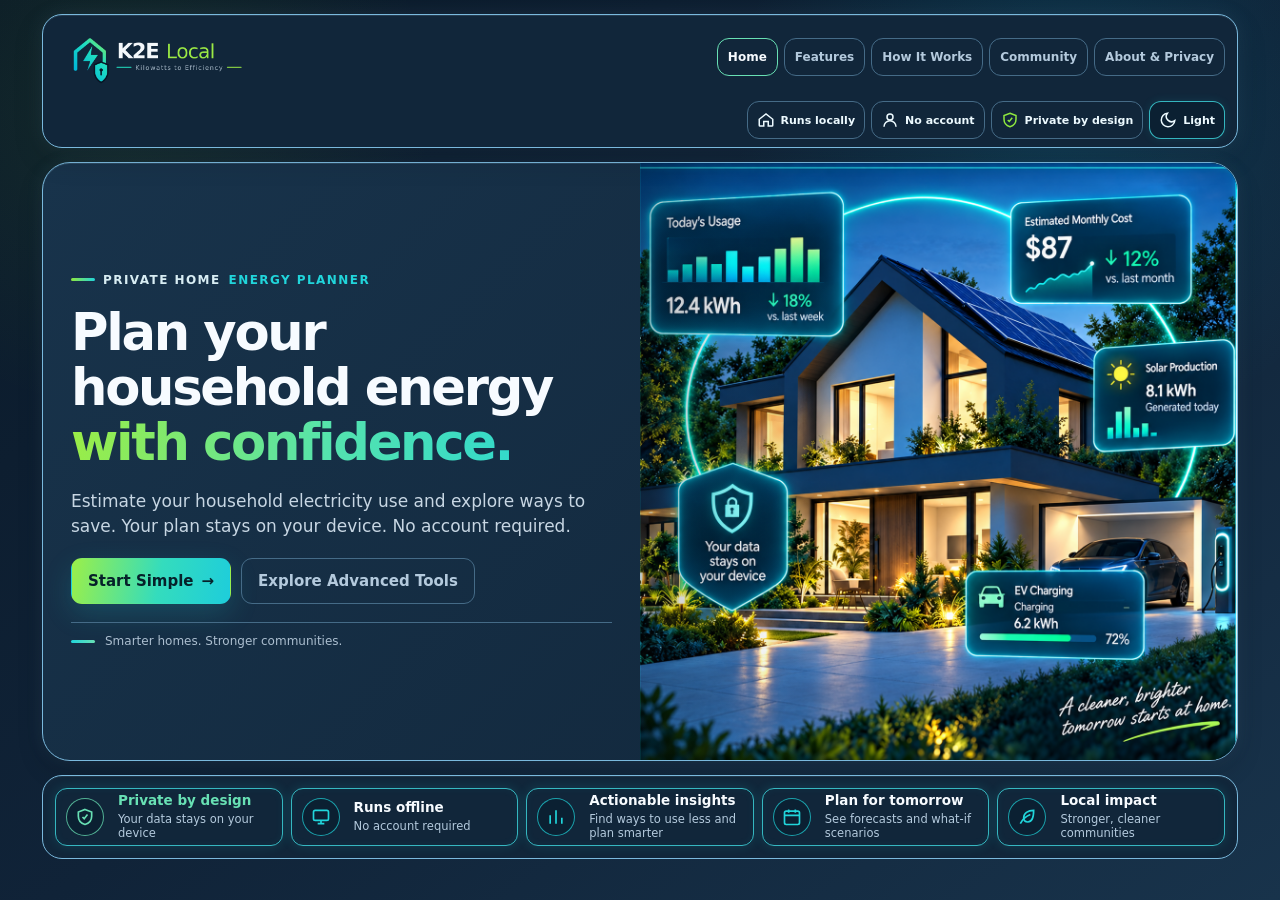
<file: index.html>
<!doctype html>
<html lang="en" data-theme="dark">
<head>
<meta charset="utf-8">
<meta name="viewport" content="width=device-width,initial-scale=1,viewport-fit=cover">
<meta name="theme-color" content="#081423">
<title>K2E Local — Kilowatts to Efficiency</title>
<meta name="description" content="Plan your household energy with confidence. K2E Local runs locally on your device, requires no account, and keeps your household data private.">
<meta name="robots" content="index, follow">
<link rel="canonical" href="https://k2e-local-eazzys-projects-452df3e0.vercel.app/">
<link rel="sitemap" type="application/xml" href="./sitemap.xml">
<meta property="og:title" content="K2E Local — Kilowatts to Efficiency">
<meta property="og:description" content="Plan your household energy with confidence. Private, local-first household energy planning.">
<meta property="og:type" content="website">
<meta property="og:locale" content="en_CA">
<meta property="og:url" content="https://k2e-local-eazzys-projects-452df3e0.vercel.app/">
<meta property="og:image" content="https://k2e-local-eazzys-projects-452df3e0.vercel.app/assets/k2e-local-social-preview.png">
<meta name="twitter:card" content="summary_large_image">
<meta name="twitter:image" content="https://k2e-local-eazzys-projects-452df3e0.vercel.app/assets/k2e-local-social-preview.png">
<link rel="manifest" href="./manifest.json">
<link rel="apple-touch-icon" sizes="180x180" href="./apple-touch-icon.png">
<meta name="apple-mobile-web-app-capable" content="yes">
<meta name="apple-mobile-web-app-title" content="K2E Local">
<meta name="k2e-local-build" content="v2.0.0-rc.45-consolidation">
<style>
:root{
  color-scheme:dark;
  --bg1:#07111f;
  --bg2:#0a1727;
  --bg3:#12233a;
  --panel:#0d1a2b;
  --panel-2:#12233a;
  --green:#68e0b4;
  --blue:#8bd3ff;
  --amber:#f6b84a;
  --cyan:#21d5db;
  --lime:#8ee83f;
  --text:#f7fbff;
  --muted:#aebfd0;
  --line:rgba(43,213,231,.50);
  --line-soft:rgba(43,213,231,.24);
  --glass:rgba(4,16,29,.72);
  --glass-strong:rgba(3,14,26,.88);
  --shadow:0 20px 60px rgba(0,0,0,.32);
  --glow:0 0 22px rgba(33,213,219,.12);
}
[data-theme="light"]{
  color-scheme:light;
  --bg1:#eef6fb;
  --bg2:#f7fbfd;
  --bg3:#e7f2f8;
  --panel:#ffffff;
  --panel-2:#edf6fa;
  --text:#102033;
  --muted:#607488;
  --line:rgba(14,137,155,.42);
  --line-soft:rgba(14,137,155,.20);
  --glass:rgba(255,255,255,.84);
  --glass-strong:rgba(255,255,255,.94);
  --shadow:0 18px 48px rgba(28,72,99,.15);
  --glow:0 0 18px rgba(14,137,155,.08);
}
*{box-sizing:border-box}
html{scroll-behavior:smooth}
body{margin:0;min-height:100vh;color:var(--text);font-family:Inter,ui-sans-serif,system-ui,-apple-system,BlinkMacSystemFont,"Segoe UI",sans-serif;background:radial-gradient(circle at 83% 13%,rgba(0,184,217,.14),transparent 25%),radial-gradient(circle at 10% 12%,rgba(126,226,43,.08),transparent 22%),linear-gradient(145deg,var(--bg1),var(--bg2) 52%,var(--bg3));transition:background .22s ease,color .22s ease}
a{color:inherit}.site{width:min(1360px,calc(100% - 32px));margin-inline:auto}.skip{position:fixed;left:14px;top:-80px;z-index:100;padding:10px 14px;border-radius:10px;background:#fff;color:#07121f;font-weight:850}.skip:focus{top:14px}
header{padding:18px 0 10px;position:relative;z-index:10}.header-inner{min-height:86px;display:flex;align-items:center;justify-content:space-between;gap:24px;padding:14px 20px;border:1.5px solid var(--line);border-radius:18px;background:var(--glass-strong);backdrop-filter:blur(14px);box-shadow:var(--glow),0 10px 30px rgba(0,0,0,.15)}
.brand{display:flex;align-items:center;min-width:250px}.brand img{width:280px;max-width:31vw;height:auto;display:block}.main-nav{display:flex;align-items:center;gap:26px;margin-left:auto}.main-nav a{position:relative;text-decoration:none;color:var(--muted);font-size:14px;font-weight:720}.main-nav a:hover,.main-nav a:focus-visible{color:var(--text)}.main-nav a.active{color:var(--text)}.main-nav a.active::after{content:"";position:absolute;left:0;right:0;bottom:-11px;height:2px;border-radius:999px;background:linear-gradient(90deg,var(--lime),var(--cyan))}
.header-actions{display:flex;align-items:center;gap:9px}.status-pill,.theme-btn{height:42px;display:inline-flex;align-items:center;gap:8px;padding:0 13px;border:1.2px solid rgba(33,213,219,.65);border-radius:999px;background:rgba(1,12,22,.45);color:#edfaff;font-size:12px;font-weight:780;white-space:nowrap}.status-pill svg,.theme-btn svg{width:18px;height:18px}.status-pill.private svg{color:var(--lime)}.theme-btn{cursor:pointer;font:inherit;font-size:12px;font-weight:800}.theme-btn:hover,.theme-btn:focus-visible{border-color:var(--lime);box-shadow:0 0 16px rgba(33,213,219,.12)}[data-theme="light"] .status-pill,[data-theme="light"] .theme-btn{background:rgba(255,255,255,.8);color:#163147}
main{padding:4px 0 24px}.hero-shell{display:grid;grid-template-columns:minmax(0,.86fr) minmax(540px,1.14fr);min-height:540px;overflow:hidden;border:1.5px solid var(--line);border-radius:20px;background:linear-gradient(112deg,var(--glass-strong) 0%,rgba(3,14,26,.84) 43%,rgba(3,14,26,.42) 68%,rgba(3,14,26,.12) 100%);box-shadow:var(--glow),var(--shadow);position:relative}
.hero-copy{position:relative;z-index:3;display:flex;flex-direction:column;justify-content:center;padding:40px 28px 40px 30px}.eyebrow{display:flex;align-items:center;gap:14px;margin-bottom:24px;color:#d8edf3;font-size:13px;font-weight:760;letter-spacing:.16em;text-transform:uppercase}.eyebrow::before{content:"";width:34px;height:3px;border-radius:99px;background:linear-gradient(90deg,var(--lime),var(--cyan))}.eyebrow span{color:var(--cyan)}h1{margin:0;max-width:650px;font-size:clamp(44px,4.7vw,68px);line-height:1.02;letter-spacing:-.055em;font-weight:900}h1 .accent{display:block;background:linear-gradient(100deg,#9bed45 0%,#54e3ae 48%,#21d5db 100%);-webkit-background-clip:text;background-clip:text;color:transparent}.lead{max-width:610px;margin:25px 0 0;color:#c7d6e3;font-size:18px;line-height:1.58}.cta-row{display:flex;gap:16px;flex-wrap:wrap;margin-top:34px}.cta{min-height:62px;display:inline-flex;align-items:center;justify-content:center;gap:14px;padding:0 28px;border-radius:15px;text-decoration:none;font-weight:900;font-size:18px;border:1.4px solid transparent;transition:transform .16s ease,box-shadow .16s ease}.cta:hover{transform:translateY(-2px)}.cta.primary{color:#06212a;background:linear-gradient(100deg,#9bef49,#34dcbd 55%,#1ecddb);box-shadow:0 10px 28px rgba(33,213,219,.17)}.cta.secondary{color:#eaf6ff;border-color:rgba(33,213,219,.72);background:rgba(6,20,35,.74)}.micro-line{display:flex;align-items:center;gap:16px;margin-top:32px;color:#acbfd0;font-size:14px}.micro-line::before{content:"";width:60px;height:3px;background:linear-gradient(90deg,var(--cyan),var(--green));border-radius:99px}
.hero-visual{position:relative;min-height:540px;overflow:hidden;background-color:#07111f;background-image:url('./assets/k2e-landing-locked.png?v=locked1');background-size:contain;background-position:center center;background-repeat:no-repeat;isolation:isolate}.hero-visual::before{content:"";position:absolute;inset:0;background:linear-gradient(90deg,rgba(3,14,26,.24),rgba(3,14,26,.06) 16%,transparent 34%);pointer-events:none;z-index:1}.hero-visual::after{content:"";position:absolute;inset:0;border-left:1px solid rgba(33,213,219,.10);pointer-events:none;z-index:2}
[data-theme="light"] .hero-shell{background:linear-gradient(112deg,rgba(255,255,255,.98) 0%,rgba(255,255,255,.92) 44%,rgba(236,248,251,.42) 70%,rgba(236,248,251,.12) 100%)}[data-theme="light"] .hero-copy{background:linear-gradient(90deg,rgba(255,255,255,.96),rgba(255,255,255,.84) 82%,transparent)}[data-theme="light"] .hero-visual{background-color:#eef6fb;background-image:url('./assets/k2e-landing-locked.png?v=locked1');background-size:contain;background-position:center center;filter:none}[data-theme="light"] .hero-visual::before{background:linear-gradient(90deg,rgba(255,255,255,.12),rgba(255,255,255,.03) 16%,transparent 34%)}[data-theme="light"] .eyebrow{color:#294b5e}[data-theme="light"] .lead{color:#4f6779}[data-theme="light"] .cta.secondary{color:#17364a;background:rgba(255,255,255,.82)}[data-theme="light"] .micro-line{color:#5a7284}
.feature-strip{display:grid;grid-template-columns:repeat(5,1fr);margin-top:14px;padding:25px 18px;border:1.5px solid var(--line);border-radius:20px;background:var(--glass-strong);backdrop-filter:blur(12px);box-shadow:var(--glow),0 10px 28px rgba(0,0,0,.12)}.feature{min-width:0;display:grid;grid-template-columns:58px 1fr;gap:13px;align-items:center;padding:0 18px;border-right:1px solid var(--line-soft)}.feature:last-child{border-right:0}.feature-icon{width:54px;height:54px;display:grid;place-items:center;border:1.3px solid rgba(33,213,219,.72);border-radius:50%;color:var(--cyan);background:rgba(4,26,37,.38)}.feature:first-child .feature-icon{color:var(--green);border-color:rgba(104,224,180,.76)}.feature svg{width:27px;height:27px}.feature h2{margin:0 0 6px;font-size:15px}.feature p{margin:0;color:var(--muted);font-size:13px;line-height:1.45}.feature:first-child h2{color:var(--green)}
footer{padding:4px 0 18px;text-align:center;color:var(--muted);font-size:12px}
@media(max-width:1180px){.main-nav{display:none}.hero-shell{grid-template-columns:1fr 1fr}.brand img{max-width:300px}.status-pill:nth-of-type(2){display:none}.feature-strip{grid-template-columns:repeat(2,1fr);gap:18px}.feature{border-right:0;padding:5px 12px}.feature:last-child{grid-column:1/-1;max-width:50%}}
@media(max-width:860px){.site{width:min(100% - 20px,1360px)}header{padding-top:10px}.header-inner{padding:11px 13px;gap:12px}.brand{min-width:0}.brand img{width:210px;max-width:48vw}.status-pill{display:none}.theme-btn{height:40px;padding:0 11px}.hero-shell{grid-template-columns:1fr;min-height:0}.hero-copy{padding:38px 24px 30px}.hero-visual{min-height:0;aspect-ratio:16/10;background-size:cover;background-position:center center}.hero-visual::before{background:linear-gradient(180deg,rgba(3,14,26,.20),transparent 20%)}[data-theme="light"] .hero-visual{background-size:cover;background-position:center center}[data-theme="light"] .hero-visual::before{background:linear-gradient(180deg,rgba(255,255,255,.18),transparent 24%)}h1{font-size:clamp(44px,11vw,68px)}.lead{font-size:16px}.cta{font-size:16px;min-height:56px}.feature-strip{grid-template-columns:1fr}.feature,.feature:last-child{max-width:none;grid-column:auto;border-bottom:1px solid var(--line-soft);padding:10px 8px 18px}.feature:last-child{border-bottom:0}}
@media(max-width:520px){.brand img{width:178px;max-width:58vw}.theme-label{display:none}.hero-copy{padding:30px 18px 24px}.eyebrow{font-size:11px;letter-spacing:.11em}.cta-row{display:grid}.cta{width:100%}.hero-visual{min-height:0;aspect-ratio:16/10;background-size:cover;background-position:center center}[data-theme="light"] .hero-visual{background-size:cover;background-position:center center}.feature-strip{padding:18px 14px}.feature{grid-template-columns:50px 1fr}.feature-icon{width:46px;height:46px}}

/* Approved stabilization: preserve the full mobile artwork instead of cover-cropping it. */
@media(max-width:860px){.hero-visual{min-height:500px!important;aspect-ratio:auto!important;background-size:contain!important;background-position:center center!important}.hero-visual::before{background:linear-gradient(180deg,rgba(3,14,26,.30),transparent 20%)!important}[data-theme="light"] .hero-visual{background-size:contain!important;background-position:center center!important;filter:none!important}}
@media(max-width:520px){.hero-visual{min-height:390px!important;background-size:contain!important;background-position:center center!important}[data-theme="light"] .hero-visual{background-size:contain!important;background-position:center center!important}}

/* Compact homepage highlights. */
.feature-strip{padding:14px 12px;gap:0}.feature{grid-template-columns:42px minmax(0,1fr);gap:10px;padding:4px 12px}.feature-icon{width:38px;height:38px}.feature svg{width:20px;height:20px}.feature h2{margin:0 0 3px;font-size:13.5px;line-height:1.15}.feature p{font-size:11.5px;line-height:1.3}
@media(max-width:1180px){.feature-strip{grid-template-columns:repeat(5,minmax(0,1fr));gap:0;padding:12px 10px}.feature{border-right:1px solid var(--line-soft);border-bottom:0;padding:4px 9px}.feature:last-child{grid-column:auto;max-width:none;border-right:0}}
@media(max-width:860px){.feature-strip{grid-template-columns:repeat(2,minmax(0,1fr));gap:8px;padding:10px}.feature,.feature:last-child{max-width:none;grid-column:auto;grid-template-columns:34px minmax(0,1fr);gap:8px;padding:9px 8px;border:1px solid var(--line-soft);border-radius:12px}.feature:last-child{grid-column:1/-1}.feature-icon{width:32px;height:32px}.feature svg{width:17px;height:17px}.feature h2{margin-bottom:2px;font-size:12px;line-height:1.1}.feature p{font-size:10px;line-height:1.22}}
@media(max-width:390px){.feature-strip{gap:6px;padding:8px}.feature,.feature:last-child{grid-template-columns:30px minmax(0,1fr);gap:6px;padding:8px 7px}.feature-icon{width:28px;height:28px}.feature svg{width:15px;height:15px}.feature h2{font-size:11.25px}.feature p{font-size:9.5px}}

/* Mobile landing artwork fit: use the full-quality approved image and match its native aspect ratio. */
@media(max-width:520px){
  .hero-visual{
    min-height:0!important;
    aspect-ratio:728/710!important;
    background-image:url('./assets/k2e-landing-locked.png?v=locked1')!important;
    background-size:cover!important;
    background-position:center center!important;
  }
  [data-theme="light"] .hero-visual{
    min-height:0!important;
    aspect-ratio:728/710!important;
    background-image:url('./assets/k2e-landing-locked.png?v=locked1')!important;
    background-size:cover!important;
    background-position:center center!important;
    filter:none!important;
  }
}

/* Legacy flattened desktop preview retained in markup only; the live page stays crisp at every display density. */
.desktop-exact-home{display:none}
@media(min-width:1181px){.desktop-exact-home{display:none!important}.hero-visual,[data-theme="light"] .hero-visual{background-image:url('./assets/k2e-landing-locked.png?v=locked1');background-size:contain;background-position:center center;filter:none}}
@media(max-width:1180px){.desktop-exact-home{display:none!important}}
@media(prefers-reduced-motion:reduce){*{scroll-behavior:auto!important;transition:none!important}}
/* K2E landing light-mode polish — preserve structure and dark mode. */
[data-theme="light"]{--bg1:#edf5fa;--bg2:#fbfdff;--bg3:#eaf4f9;--panel:#ffffff;--panel-2:#f1f7fb;--text:#081a2b;--muted:#405a70;--line:rgba(15,120,168,.58);--line-soft:rgba(15,120,168,.28);--glass:rgba(255,255,255,.91);--glass-strong:rgba(255,255,255,.975);--shadow:0 20px 46px rgba(31,69,95,.14);--glow:0 0 0 1px rgba(22,143,199,.055),0 10px 28px rgba(22,143,199,.07)}
[data-theme="light"] body{background:radial-gradient(circle at 84% 12%,rgba(0,143,199,.10),transparent 27%),radial-gradient(circle at 11% 14%,rgba(76,166,26,.055),transparent 23%),linear-gradient(145deg,var(--bg1),var(--bg2) 52%,var(--bg3))}
[data-theme="light"] .header-inner{border-width:2px;border-color:#168fc7;background:rgba(255,255,255,.98);box-shadow:0 13px 30px rgba(30,70,96,.12),0 0 0 1px rgba(22,143,199,.045)}
[data-theme="light"] .brand img{filter:drop-shadow(0 1px 0 rgba(7,30,47,.34)) drop-shadow(0 3px 7px rgba(7,68,98,.14))}
[data-theme="light"] .main-nav{border-color:#82a9c0;background:#f8fbfd}
[data-theme="light"] .main-nav a{color:#274a61}
[data-theme="light"] .main-nav a.active,[data-theme="light"] .main-nav a:hover{color:#075f98}
[data-theme="light"] .status-pill,[data-theme="light"] .theme-btn{border-width:1.6px;border-color:#5c98b9;background:#fbfdff;color:#153b54;box-shadow:0 4px 12px rgba(28,72,99,.06)}
[data-theme="light"] .status-pill.private{color:#176d42}
[data-theme="light"] .theme-btn{border-color:#168fc7;color:#073e65;box-shadow:0 0 0 1px rgba(22,143,199,.05),0 6px 15px rgba(22,143,199,.09)}
[data-theme="light"] .hero-shell{border-width:2px;border-color:#168fc7;box-shadow:0 18px 42px rgba(31,69,95,.14),0 0 0 1px rgba(22,143,199,.04)}
[data-theme="light"] .hero-copy{background:linear-gradient(90deg,rgba(255,255,255,.985),rgba(255,255,255,.90) 82%,transparent)}
[data-theme="light"] .eyebrow{color:#234d64;font-weight:850}
[data-theme="light"] .eyebrow span{color:#0876aa}
[data-theme="light"] h1{color:#071a2d}
[data-theme="light"] h1 .accent{background:linear-gradient(100deg,#388e13 0%,#0b9a73 48%,#0876aa 100%);-webkit-background-clip:text;background-clip:text;color:transparent}
[data-theme="light"] .lead{color:#3c586c}
[data-theme="light"] .cta.secondary{border-width:1.6px;border-color:#659bb8;color:#123d57;background:#fbfdff;box-shadow:0 5px 14px rgba(31,69,95,.06)}
[data-theme="light"] .micro-line{color:#466377;font-weight:700}
[data-theme="light"] .feature-strip{border-width:1.75px;border-color:#6599b7;background:rgba(255,255,255,.97);box-shadow:0 13px 28px rgba(31,69,95,.10)}
[data-theme="light"] .feature{border-color:rgba(15,120,168,.25)}
[data-theme="light"] .feature-icon{border-width:1.6px;border-color:#4b96bc;background:#f5fbfe;color:#0876aa;box-shadow:0 5px 13px rgba(31,69,95,.06)}
[data-theme="light"] .feature:first-child .feature-icon{color:#0b8b6d;border-color:#47a88c}
[data-theme="light"] .feature h2{color:#0b2740}
[data-theme="light"] .feature p{color:#466176}
[data-theme="light"] footer{margin-top:8px;padding-top:15px;border-top:1.5px solid rgba(15,120,168,.34);color:#3d5a70;font-weight:650}

/* Feature-card visibility polish */
.feature-strip{gap:8px}
.feature,.feature:last-child{border:1.5px solid rgba(65,224,231,.78);border-radius:12px;box-shadow:0 0 12px rgba(33,213,219,.15),inset 0 0 8px rgba(33,213,219,.05)}
[data-theme="light"] .feature,[data-theme="light"] .feature:last-child{border-color:rgba(0,120,130,.72);box-shadow:0 0 10px rgba(0,120,130,.09)}
footer[hidden]{display:none}

/* Match the community message to the illuminated feature cards. */
.micro-line{box-sizing:border-box;width:100%;padding:16px 18px;border:1.5px solid rgba(65,224,231,.78);border-radius:12px;background:rgba(4,26,37,.38);box-shadow:0 0 12px rgba(33,213,219,.15),inset 0 0 8px rgba(33,213,219,.05);line-height:1.45}
.micro-line::before{flex-shrink:0;width:36px}
[data-theme="light"] .micro-line{border-color:rgba(0,120,130,.72);background:rgba(255,255,255,.82);box-shadow:0 0 10px rgba(0,120,130,.09)}
@media(max-width:520px){.micro-line{padding:14px 12px;gap:10px}.micro-line::before{width:24px}}

/* Compact header cards */
header{padding:10px 0 8px}
.header-inner{min-height:0;padding:10px;gap:10px;flex-wrap:wrap}
.brand,.main-nav a,.status-pill,.theme-btn{box-sizing:border-box;border:1.5px solid rgba(65,224,231,.78);border-radius:12px;background:rgba(4,26,37,.38);box-shadow:0 0 10px rgba(33,213,219,.12)}
.brand{min-width:0;padding:8px 10px;flex-shrink:0}
.brand img{width:220px;max-width:100%}
.main-nav{display:flex;gap:6px;flex-wrap:wrap;margin-left:0}
.main-nav a{display:flex;align-items:center;justify-content:center;min-height:38px;padding:7px 10px;font-size:12px}
.main-nav a.active{border-color:var(--green)}
.main-nav a.active::after{display:none}
.header-actions{gap:6px;flex-wrap:wrap;margin-left:auto}
.status-pill,.theme-btn{display:inline-flex;height:38px;padding:0 9px;gap:6px;font-size:11px}
.status-pill:nth-of-type(2){display:inline-flex}
.brand:focus-visible,.main-nav a:focus-visible,.theme-btn:focus-visible{outline:2px solid var(--green);outline-offset:3px}
[data-theme="light"] .brand,[data-theme="light"] .main-nav a,[data-theme="light"] .status-pill,[data-theme="light"] .theme-btn{border-color:rgba(0,120,130,.72);background:rgba(255,255,255,.82);box-shadow:0 0 8px rgba(0,120,130,.09)}
@media(max-width:1180px){.header-inner{gap:8px}.main-nav{order:3;width:100%}.main-nav a{flex:1}}
@media(max-width:860px){
 .header-inner{position:relative;padding:8px;gap:8px}
 .brand{padding:6px 8px;width:calc(100% - 52px)}
 .brand img{width:200px;max-width:100%}
 .header-actions{width:100%;margin-left:0;display:grid;grid-template-columns:repeat(3,minmax(0,1fr));gap:6px;padding-right:0}
 .status-pill,.status-pill:nth-of-type(2){display:inline-flex;justify-content:center;height:34px;padding:0 4px;font-size:10px;gap:4px}
 .status-pill svg{width:14px;height:14px;flex-shrink:0}
 .theme-btn{position:absolute;right:8px;top:8px;width:44px;height:44px;padding:0;justify-content:center}
 .theme-label{display:none}
 .main-nav{gap:5px;order:3}
 .main-nav a{min-height:34px;padding:5px 4px;font-size:10px}
}
@media(max-width:360px){.status-pill{font-size:9px}.status-pill svg{width:12px;height:12px}.main-nav a{font-size:9px}}

/* Frame every hero text block with the approved illuminated card style. */
.hero-copy{gap:12px;padding:24px}
.hero-copy .eyebrow,.hero-copy h1,.hero-copy .lead{box-sizing:border-box;width:100%;max-width:none;margin:0;padding:16px 18px;border:1.5px solid rgba(65,224,231,.78);border-radius:12px;background:rgba(4,26,37,.38);box-shadow:0 0 12px rgba(33,213,219,.15),inset 0 0 8px rgba(33,213,219,.05)}
.hero-copy .eyebrow{flex-wrap:wrap;gap:8px;padding:12px 14px;letter-spacing:.1em}
.hero-copy .eyebrow::before{flex-shrink:0;width:24px}
.hero-copy h1{padding:18px}
.hero-copy .lead{font-size:16px;line-height:1.5}
.hero-copy .cta-row{margin:0;gap:10px}
.hero-copy .micro-line{margin-top:0}
[data-theme="light"] .hero-copy .eyebrow,[data-theme="light"] .hero-copy h1,[data-theme="light"] .hero-copy .lead{border-color:rgba(0,120,130,.72);background:rgba(255,255,255,.82);box-shadow:0 0 10px rgba(0,120,130,.09)}
@media(max-width:860px){.hero-copy{padding:20px;gap:10px}}
@media(max-width:520px){.hero-copy{padding:14px;gap:10px}.hero-copy .eyebrow{font-size:10px;padding:11px 12px}.hero-copy h1{padding:16px 12px;font-size:clamp(34px,9.5vw,48px)}.hero-copy .lead{padding:14px 12px;font-size:14px}.hero-copy .cta{min-height:52px}}

/* Landscape: size the artwork panel to the full approved image. */
@media(orientation:landscape){
 .hero-visual,[data-theme="light"] .hero-visual{width:100%;height:auto!important;min-height:0!important;aspect-ratio:1254/1254!important;align-self:center;background-size:contain!important;background-position:center center!important;background-repeat:no-repeat}
}

</style>
<style id="desktop-family-layout">
/* Match the compact internal planner on desktop without changing touch layouts. */
@media (min-width:1024px) and (hover:hover) and (pointer:fine) {
  .site{width:calc(100% - 84px);max-width:1200px}
  header{padding:14px 0 10px}
  .header-inner{padding:8px 12px;border-radius:20px;gap:10px}
  .brand{padding:4px 6px;border:0;background:none;box-shadow:none}
  .brand img{width:200px}
  main{padding:4px 0 18px}
  .hero-shell{grid-template-columns:repeat(2,minmax(0,1fr));min-height:0;border-radius:28px;align-items:stretch}
  .hero-copy{padding:28px;gap:18px}
  html[data-theme] .hero-copy .eyebrow,html[data-theme] .hero-copy h1,html[data-theme] .hero-copy .lead{padding:0;border:0;border-radius:0;background:none;box-shadow:none}
  .hero-copy .eyebrow{font-size:12px;letter-spacing:.12em;gap:8px}
  .hero-copy h1{font-size:clamp(36px,4vw,54px);line-height:1.08;letter-spacing:-.045em}
  .hero-copy .lead{font-size:17px;line-height:1.5}
  .hero-copy .cta-row{margin:0;gap:10px}
  .hero-copy .cta{min-height:46px;padding:11px 16px;font-size:15px;border-radius:11px;gap:8px}
  .hero-copy .micro-line{margin:0;padding:10px 0 0;border:0;border-top:1px solid var(--line-soft);border-radius:0;background:none;box-shadow:none;font-size:12px;gap:10px}
  .hero-copy .micro-line::before{width:24px}
  .hero-visual,[data-theme="light"] .hero-visual{width:100%;min-height:0!important;height:auto!important;aspect-ratio:1/1!important;align-self:center;background-size:contain!important;background-position:center!important}
  html[data-theme] .hero-copy .cta.secondary{background:transparent;border-color:var(--line-soft);box-shadow:none;color:var(--muted);font-weight:750}
  html[data-theme] .hero-copy .cta.secondary:hover,html[data-theme] .hero-copy .cta.secondary:focus-visible{color:var(--text);border-color:var(--blue)}
  .cta:focus-visible{outline:2px solid var(--blue);outline-offset:4px}
  html[data-theme] .main-nav a,html[data-theme] .status-pill{border-color:var(--line-soft);box-shadow:none;background:transparent}
  html[data-theme] .main-nav a.active{border-color:var(--green)}
  .feature-strip{margin-top:14px;padding:12px;border-radius:20px;box-shadow:inset 0 1px 0 rgba(199,234,255,.08)}
  .feature{padding:4px 10px}
  html[data-theme="dark"]{
    --bg1:#0a1928;--bg2:#102338;--bg3:#18334b;
    --panel:#11263a;--panel-2:#18334b;
    --muted:#b4cadd;--line:#7ab9dd;--line-soft:#456b87;
    --glass:rgba(17,38,58,.88);--glass-strong:#11263a;
    --shadow:0 10px 26px rgba(0,0,0,.16);
    --glow:inset 0 1px 0 rgba(199,234,255,.12),0 0 18px rgba(139,211,255,.09);
  }
  html[data-theme="dark"] .hero-shell{background:linear-gradient(135deg,var(--panel-2),var(--panel))}
  html[data-theme="dark"] .hero-visual{background-color:var(--panel)}
}
</style>
<style id="phone-landing-entry">
/* Keep the phone landing page focused on the two entry choices. */
@media(max-width:860px){.hero-shell .hero-visual{display:none}.hero-shell{grid-template-columns:minmax(0,1fr);min-height:0}}
</style>
</head>
<body>
<div class="desktop-exact-home" aria-label="K2E Local desktop home">
  <img src="./k2e-desktop-home-locked-user.png" width="1448" height="1086" alt="K2E Local home energy planning homepage">
  <a class="hotspot hs-home" href="#home">Home</a>
  <a class="hotspot hs-features" href="#features">Features</a>
  <a class="hotspot hs-how" href="#how">How It Works</a>
  <a class="hotspot hs-community" href="#community">Community</a>
  <a class="hotspot hs-support" href="#support">Support</a>
  <a class="hotspot hs-start" href="./app.html">Start Simple</a>
  <a class="hotspot hs-advanced" href="./app.html#energyTools">Explore Advanced Tools</a>
</div>
<a class="skip" href="#home">Skip to K2E Local</a>
<header>
  <div class="site header-inner">
    <a class="brand" href="#home" aria-label="K2E Local home"><img id="landingBrandLogo" src="./assets/k2e-logo-horizontal-dark.png" alt="K2E Local — Kilowatts to Efficiency"></a>
    <nav class="main-nav" aria-label="Landing page"><a class="active" href="#home">Home</a><a href="#features">Features</a><a href="#how">How It Works</a><a href="#community">Community</a><a href="./app.html#privacy">About &amp; Privacy</a></nav>
    <div class="header-actions" aria-label="Privacy and display controls">
      <span class="status-pill"><svg viewBox="0 0 24 24" fill="none" stroke="currentColor" stroke-width="2"><path d="M3 11 12 4l9 7v8a1 1 0 0 1-1 1h-5v-6H9v6H4a1 1 0 0 1-1-1z"/></svg>Runs locally</span>
      <span class="status-pill"><svg viewBox="0 0 24 24" fill="none" stroke="currentColor" stroke-width="2"><circle cx="12" cy="8" r="4"/><path d="M4 21a8 8 0 0 1 16 0"/></svg>No account</span>
      <span class="status-pill private"><svg viewBox="0 0 24 24" fill="none" stroke="currentColor" stroke-width="2"><path d="M12 3 20 6v5c0 5.2-3.4 8.6-8 10-4.6-1.4-8-4.8-8-10V6z"/><path d="m9 12 2 2 4-5"/></svg>Private by design</span>
      <button class="theme-btn" id="themeBtn" type="button" aria-label="Switch to light theme" aria-pressed="false"><svg id="themeIcon" viewBox="0 0 24 24" fill="none" stroke="currentColor" stroke-width="2"><path d="M21 12.8A9 9 0 1 1 11.2 3 7 7 0 0 0 21 12.8Z"/></svg><span class="theme-label">Light</span></button>
    </div>
  </div>
</header>
<main>
  <div class="site">
    <section class="hero-shell" id="home" aria-labelledby="page-title">
      <div class="hero-copy">
        <div class="eyebrow">Private home <span>energy planner</span></div>
        <h1 id="page-title">Plan your<br>household energy <span class="accent">with confidence.</span></h1>
        <p class="lead">Estimate your household electricity use and explore ways to save. Your plan stays on your device. No account required.</p>
        <div class="cta-row">
          <a class="cta primary" href="./app.html">Start Simple <span aria-hidden="true">→</span></a>
          <a class="cta secondary" href="./app.html#energyTools">Explore Advanced Tools</a>
        </div>
        <div class="micro-line">Smarter homes. Stronger communities.</div>
      </div>
      <div class="hero-visual" role="img" aria-label="Modern energy-efficient home with K2E Local energy, solar, cost, privacy, and electric vehicle planning insights"></div>
    </section>

    <section class="feature-strip" id="features" aria-label="K2E Local highlights">
      <article class="feature"><div class="feature-icon"><svg viewBox="0 0 24 24" fill="none" stroke="currentColor" stroke-width="2"><path d="M12 3 20 6v5c0 5.2-3.4 8.6-8 10-4.6-1.4-8-4.8-8-10V6z"/><path d="m9 12 2 2 4-5"/></svg></div><div><h2>Private by design</h2><p>Your data stays on your device</p></div></article>
      <article class="feature" id="how"><div class="feature-icon"><svg viewBox="0 0 24 24" fill="none" stroke="currentColor" stroke-width="2"><rect x="3" y="4" width="18" height="12" rx="2"/><path d="M8 20h8M12 16v4"/></svg></div><div><h2>Runs offline</h2><p>No account required</p></div></article>
      <article class="feature"><div class="feature-icon"><svg viewBox="0 0 24 24" fill="none" stroke="currentColor" stroke-width="2"><path d="M5 20V10M12 20V4M19 20v-7"/></svg></div><div><h2>Actionable insights</h2><p>Find ways to use less and plan smarter</p></div></article>
      <article class="feature"><div class="feature-icon"><svg viewBox="0 0 24 24" fill="none" stroke="currentColor" stroke-width="2"><rect x="3" y="5" width="18" height="16" rx="2"/><path d="M16 3v4M8 3v4M3 10h18"/></svg></div><div><h2>Plan for tomorrow</h2><p>See forecasts and what-if scenarios</p></div></article>
      <article class="feature" id="community"><div class="feature-icon"><svg viewBox="0 0 24 24" fill="none" stroke="currentColor" stroke-width="2"><path d="M20 4c-7 0-12 3.5-12 9 0 3 2 5 5 5 5.5 0 7-6 7-14Z"/><path d="M4 20c3-6 7-9 12-11"/></svg></div><div><h2>Local impact</h2><p>Stronger, cleaner communities</p></div></article>
    </section>
  </div>
</main>
<footer id="support" hidden><div class="site">K2E Local · Educational estimates, not official utility billing</div></footer>
<script>
(function(){
  const KEY='k2e-v2-state';
  const root=document.documentElement;
  const btn=document.getElementById('themeBtn');
  const label=btn.querySelector('.theme-label');
  const icon=document.getElementById('themeIcon'); const brandLogo=document.getElementById('landingBrandLogo');
  function readState(){try{return JSON.parse(localStorage.getItem(KEY)||'{}')}catch{return {}}}
  function applyTheme(theme,persist){
    const next=theme==='light'?'light':'dark';
    root.dataset.theme=next;
    btn.setAttribute('aria-pressed',String(next==='light'));
    btn.setAttribute('aria-label',next==='dark'?'Switch to light theme':'Switch to dark theme');
    label.textContent=next==='dark'?'Light':'Dark';
    icon.innerHTML=next==='dark'?'<path d="M21 12.8A9 9 0 1 1 11.2 3 7 7 0 0 0 21 12.8Z"/>':'<circle cx="12" cy="12" r="4"/><path d="M12 2v2M12 20v2M4.93 4.93l1.42 1.42M17.66 17.66l1.41 1.41M2 12h2M20 12h2M4.93 19.07l1.42-1.42M17.66 6.34l1.41-1.41"/>';
    if(brandLogo)brandLogo.src=next==='dark'?'./assets/k2e-logo-horizontal-dark.png':'./assets/k2e-logo-horizontal-light.png'; document.querySelector('meta[name="theme-color"]').setAttribute('content',next==='dark'?'#081423':'#eef6fb');
    if(persist){const state=readState();state.theme=next;try{localStorage.setItem(KEY,JSON.stringify(state))}catch{}}
  }
  const saved=readState().theme;
  applyTheme(saved==='light'?'light':'dark',false);
  btn.addEventListener('click',()=>applyTheme(root.dataset.theme==='dark'?'light':'dark',true));
  if('serviceWorker' in navigator){window.addEventListener('load',()=>navigator.serviceWorker.register('./sw.js').catch(()=>{}));}
})();
</script>
</body>
</html>
</file>
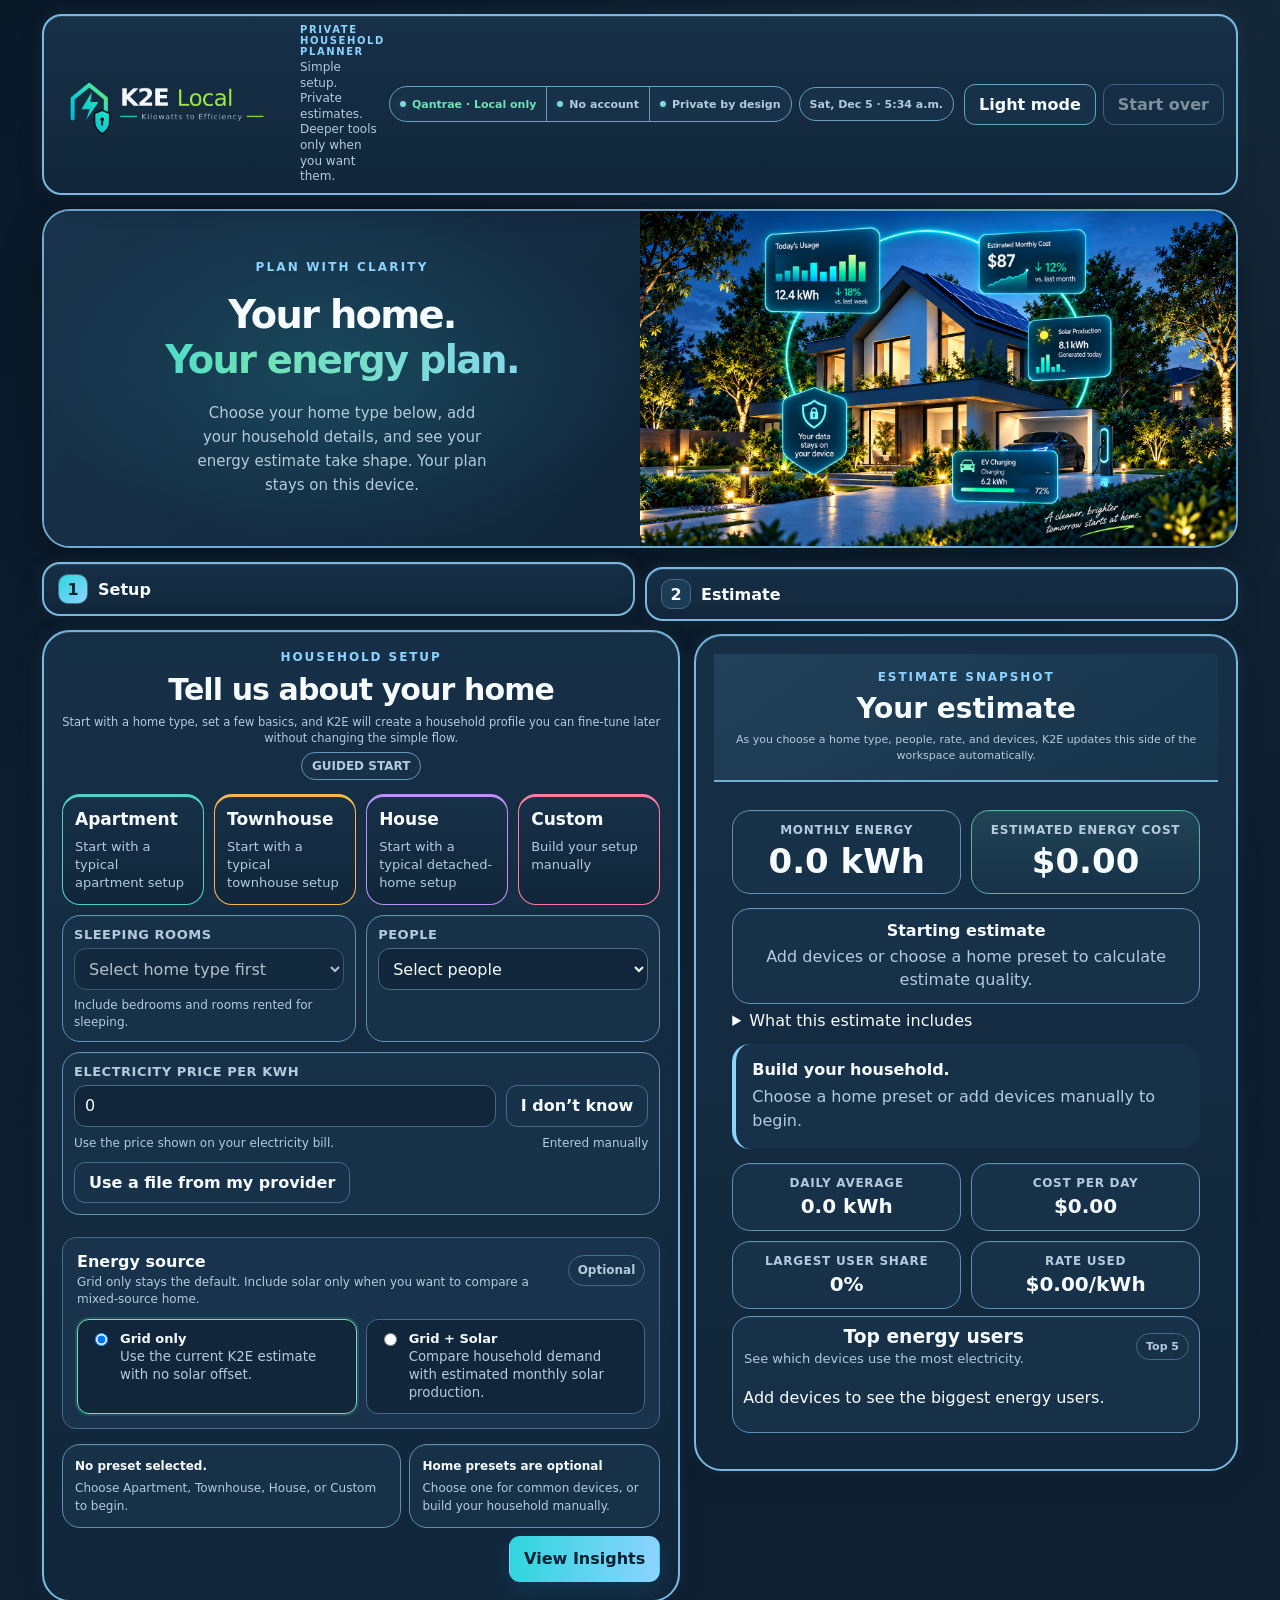
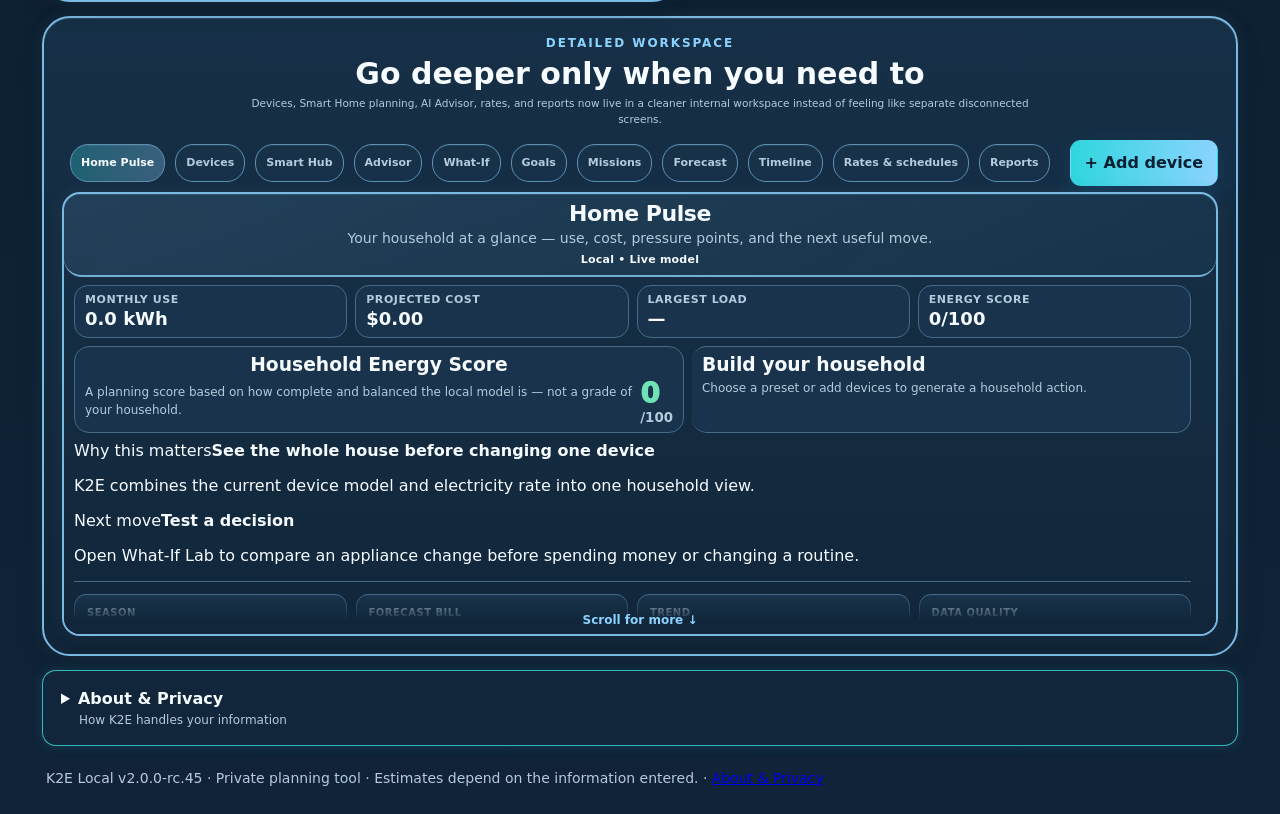
<file: app.html>
<!doctype html>
<html lang="en" data-theme="dark">
<head>
<meta charset="utf-8">
<meta name="viewport" content="width=device-width,initial-scale=1">
<title>K2E Local — Home Energy Planner</title>
<meta name="description" content="A private, local guided home-energy planner with deeper tools available when you need them.">
<link rel="manifest" href="manifest.json">
<link rel="apple-touch-icon" sizes="180x180" href="./apple-touch-icon.png">
<meta name="apple-mobile-web-app-capable" content="yes">
<meta name="apple-mobile-web-app-title" content="K2E Local">
<link rel="stylesheet" href="./assets/k2e-evolution-rc38.css">
<link rel="stylesheet" href="./assets/k2e-advisor-rc39.css">
<link rel="stylesheet" href="./assets/k2e-forecast-rc40.css">
<link rel="stylesheet" href="./assets/k2e-timeline-rc41.css">
<link rel="stylesheet" href="./assets/k2e-smart-hub-rc42.css">
<link rel="stylesheet" href="./assets/k2e-ui-polish-rc43.css">
<link rel="stylesheet" href="./assets/k2e-goals-rc44.css">
<link rel="stylesheet" href="./assets/k2e-consolidation-rc45.css">
<style>
:root{
  --bg:#06111d;--bg2:#091827;--panel:#0b1827;--panel2:#0f2237;--panel3:#122b45;--text:#f6fbff;--muted:#9cb3c8;--line:#264b69;--line2:#356b90;--accent:#6fe2b6;--accent2:#8bd3ff;--accent3:#2fd6de;--shadow:0 18px 40px rgba(0,0,0,.28);--home-apartment:#4fd1c5;--home-townhouse:#f6b84a;--home-house:#b794f4;--home-custom:#8bd3ff;
}
[data-theme="light"]{
  --bg:#eef4f8;--bg2:#f7fbfd;--panel:#ffffff;--panel2:#f4f8fb;--panel3:#eaf3f8;--text:#13253a;--muted:#5d7487;--line:#bdd0dd;--line2:#8ba6bb;--accent:#157f66;--accent2:#1579b3;--accent3:#70a61a;--shadow:0 14px 32px rgba(35,58,80,.11);
}
html,body{max-width:100%;overflow-x:hidden}
*{box-sizing:border-box}html,body{margin:0;min-height:100%;max-width:100%;overflow-x:hidden;font-family:Inter,ui-sans-serif,system-ui,-apple-system,Segoe UI,Roboto,Arial,sans-serif;background:radial-gradient(circle at top right,color-mix(in srgb,var(--accent2) 8%,transparent),transparent 34%),linear-gradient(180deg,var(--bg),var(--bg2));color:var(--text)}button,input,select{font:inherit}button{cursor:pointer}img{max-width:100%;display:block}
.app{max-width:1440px;margin:0 auto;padding:18px 18px 26px}
.topbar{display:grid;grid-template-columns:minmax(0,1fr) auto;gap:14px;align-items:center;padding:10px 14px;border:1px solid color-mix(in srgb,var(--accent2) 38%,var(--line));border-radius:20px;background:linear-gradient(180deg,color-mix(in srgb,var(--panel2) 82%,var(--panel)),var(--panel));box-shadow:0 10px 28px rgba(0,0,0,.20);position:sticky;top:8px;z-index:40}
.brand-block{display:flex;align-items:center;gap:14px;min-width:0}.brand-logo{width:min(230px,40vw);height:auto}.brand-copy{min-width:0}.brand-kicker{display:block;color:var(--accent2);font-size:10px;font-weight:900;letter-spacing:.16em;text-transform:uppercase}.brand-copy p{margin:3px 0 0;color:var(--muted);font-size:12px;max-width:500px;line-height:1.3}
.topbar-right{display:flex;align-items:center;gap:10px;flex-wrap:wrap;justify-content:flex-end}.status-pill{display:inline-flex;align-items:center;gap:6px;min-height:auto;padding:0;border:0;background:transparent;border-radius:0;font-size:11px;font-weight:800;color:var(--muted)}.status-pill::before{content:"";width:6px;height:6px;border-radius:999px;background:linear-gradient(135deg,var(--accent2),var(--accent));box-shadow:0 0 8px color-mix(in srgb,var(--accent2) 24%,transparent)}#shellClock{white-space:nowrap;padding-left:8px;border-left:1px solid var(--line)}#shellClock::before{display:none}
.ghost,.primary,.danger{border:1px solid transparent;border-radius:11px;padding:9px 12px;font-weight:800}.ghost{background:color-mix(in srgb,var(--panel2) 88%,var(--panel));color:var(--text);border-color:var(--line)}.primary{background:linear-gradient(90deg,var(--accent3),var(--accent2));color:#072032;box-shadow:0 8px 22px rgba(0,180,255,.12)}.danger{background:transparent;color:#ff9f9f;border-color:#cf7575}
.overview-grid{display:grid;grid-template-columns:minmax(0,1.18fr) minmax(320px,.82fr);gap:18px;margin:18px 0}
.welcome-panel,.visual-panel,.surface-card,.workspace-shell{border:1px solid color-mix(in srgb,var(--accent2) 30%,var(--line));border-radius:28px;background:linear-gradient(180deg,color-mix(in srgb,var(--panel2) 76%,var(--panel)),var(--panel));box-shadow:var(--shadow)}
.welcome-panel{padding:28px 28px 22px}.welcome-kicker{color:var(--accent2);font-size:13px;font-weight:900;letter-spacing:.18em;text-transform:uppercase}.welcome-panel h1{margin:10px 0 12px;font-size:clamp(42px,5vw,72px);line-height:.98;letter-spacing:-.045em;max-width:760px}.welcome-panel h1 .accent{display:block;background:linear-gradient(95deg,var(--accent3) 0%,var(--accent) 35%,var(--accent2) 100%);-webkit-background-clip:text;background-clip:text;color:transparent}.welcome-panel p{margin:0;max-width:760px;color:var(--muted);font-size:18px;line-height:1.58}.onboard-pills{display:flex;flex-wrap:wrap;gap:10px;margin-top:22px}.onboard-pills span{padding:8px 12px;border:1px solid color-mix(in srgb,var(--accent2) 36%,var(--line));border-radius:999px;background:color-mix(in srgb,var(--panel2) 86%,var(--panel));color:var(--muted);font-size:12px;font-weight:800}
.visual-panel{padding:14px;display:grid;grid-template-rows:auto auto;gap:12px}.visual-stage{min-height:0;aspect-ratio:4/3;border-radius:22px;border:1px solid color-mix(in srgb,var(--accent2) 52%,var(--line));background-color:#07111f;background-image:url('./assets/k2e-local-home-visual-live-dark.png?v=rc45-art5');background-position:center center;background-repeat:no-repeat;background-size:contain;box-shadow:inset 0 0 0 1px rgba(255,255,255,.03)}[data-theme="light"] .visual-stage{background-color:#eef6fb;background-image:url('./assets/k2e-local-home-visual-live-light.png?v=rc45-art5');filter:brightness(1.08) saturate(.96)}.visual-note{display:grid;grid-template-columns:repeat(2,minmax(0,1fr));gap:10px}.note-card{padding:14px 15px;border:1px solid var(--line);border-radius:18px;background:color-mix(in srgb,var(--panel2) 84%,var(--panel))}.note-card span{display:block;color:var(--muted);font-size:12px;font-weight:800;text-transform:uppercase;letter-spacing:.08em}.note-card strong{display:block;margin-top:4px;font-size:16px}.note-card p{margin:6px 0 0;color:var(--muted);font-size:13px;line-height:1.45}
.steps{display:grid;grid-template-columns:repeat(2,1fr);gap:12px;margin:0 0 18px}.step{display:flex;align-items:center;gap:12px;padding:16px 18px;border:1px solid color-mix(in srgb,var(--accent2) 30%,var(--line));border-radius:18px;background:linear-gradient(180deg,color-mix(in srgb,var(--panel2) 76%,var(--panel)),var(--panel));font-weight:800}.step b{display:grid;place-items:center;width:38px;height:38px;border-radius:14px;background:color-mix(in srgb,var(--panel3) 76%,var(--panel));border:1px solid var(--line)}.step.active{border-color:color-mix(in srgb,var(--accent2) 72%,var(--line));box-shadow:0 0 0 2px color-mix(in srgb,var(--accent2) 12%,transparent)}.step.active b{background:linear-gradient(135deg,var(--accent3),var(--accent2));color:#082031}
.main-grid{display:grid;grid-template-columns:minmax(0,1.08fr) minmax(340px,.92fr);gap:18px;align-items:start}
.surface-card{padding:22px}.section-kicker{display:block;color:var(--accent2);font-size:12px;font-weight:900;letter-spacing:.16em;text-transform:uppercase;margin-bottom:8px}.section-head{display:flex;align-items:flex-start;justify-content:space-between;gap:16px;margin-bottom:18px}.section-head h2{margin:0;font-size:clamp(28px,3vw,38px);letter-spacing:-.03em}.section-head p{margin:7px 0 0;color:var(--muted);max-width:720px;line-height:1.5}.section-badge{padding:8px 12px;border-radius:999px;border:1px solid color-mix(in srgb,var(--accent2) 42%,var(--line));background:color-mix(in srgb,var(--panel2) 84%,var(--panel));color:var(--muted);font-size:12px;font-weight:900;text-transform:uppercase;white-space:nowrap}
.screen{display:none}.screen.active{display:block}.setup-layout{display:grid;grid-template-columns:minmax(0,1fr);gap:16px}.choice-grid{display:grid;grid-template-columns:repeat(4,minmax(0,1fr));gap:12px}.choice{border:1px solid var(--line);background:linear-gradient(180deg,color-mix(in srgb,var(--panel2) 84%,var(--panel)),var(--panel));border-radius:18px;padding:18px;text-align:left;color:var(--text);min-height:118px;display:flex;flex-direction:column;justify-content:space-between;transition:border-color .15s ease,transform .15s ease,box-shadow .15s ease}.choice:hover{transform:translateY(-1px);border-color:color-mix(in srgb,var(--accent2) 52%,var(--line))}.choice strong{display:block;font-size:19px}.choice span{display:block;color:var(--muted);margin-top:8px;line-height:1.4}.choice.selected{border-color:color-mix(in srgb,var(--accent2) 72%,var(--line));box-shadow:0 0 0 2px color-mix(in srgb,var(--accent2) 12%,transparent);background:linear-gradient(180deg,color-mix(in srgb,var(--accent2) 8%,var(--panel2)),var(--panel))}
.form-cluster{display:grid;grid-template-columns:repeat(2,minmax(0,1fr));gap:14px;margin-top:2px}.field{padding:14px;border:1px solid var(--line);border-radius:18px;background:color-mix(in srgb,var(--panel2) 86%,var(--panel))}.field label{display:block;font-size:13px;font-weight:900;letter-spacing:.04em;text-transform:uppercase;margin-bottom:8px;color:var(--muted)}.field input,.field select{width:100%;min-height:48px;border:1px solid var(--line);border-radius:12px;background:var(--panel);color:var(--text);padding:11px 12px}.rate-field{grid-column:1/-1}.rate-row{display:flex;gap:10px;align-items:stretch}.rate-row input{flex:1}.rate-meta{display:flex;justify-content:space-between;gap:12px;align-items:flex-start;margin-top:8px;flex-wrap:wrap}.rate-meta .help,.rate-source{margin:0;color:var(--muted);font-size:12px;line-height:1.45}.rate-tools{margin-top:10px}.utility-import,.import-summary{margin-top:12px;padding:14px;border:1px solid var(--line);border-radius:16px;background:color-mix(in srgb,var(--panel) 52%,transparent)}
.setup-summary-grid[hidden]{display:none}.setup-summary-grid{display:grid;grid-template-columns:1.15fr .85fr;gap:14px;margin-top:14px}.home-summary,.preset-note{margin:0;padding:16px;border:1px solid var(--line);border-radius:18px;background:color-mix(in srgb,var(--panel2) 84%,var(--panel));color:var(--muted);line-height:1.5}.home-summary strong,.preset-note strong{display:block;color:var(--text);margin-bottom:4px}.actions{display:flex;gap:10px;justify-content:space-between;flex-wrap:wrap;margin-top:18px}.actions button{min-height:48px}
.insight-hero{padding:16px 18px;border:1px solid color-mix(in srgb,var(--accent) 42%,var(--line));border-radius:20px;background:linear-gradient(180deg,color-mix(in srgb,var(--accent) 8%,var(--panel2)),var(--panel));margin-bottom:14px}.insight-hero span{display:block;color:var(--muted);font-size:12px;font-weight:900;letter-spacing:.08em;text-transform:uppercase}.insight-hero strong{display:block;margin-top:6px;font-size:22px}.insight-hero p{margin:8px 0 0;color:var(--muted);line-height:1.5}
.savings-card,.simple-chart,.metric,.estimate-quality,.estimate-details,.estimate-facts .estimate-fact,.review-item,.review-devices,.chip,.device-toggle,.feature-option,.advisor-message,.mini,.mode-pill,.advanced-nav button,.table-wrap,.workspace-card,.workspace-card>header{border-radius:18px}.estimate-panel{position:sticky;top:106px;padding:0;overflow:hidden}.estimate-top{text-align:center;padding:20px 22px;border-bottom:1px solid color-mix(in srgb,var(--accent2) 28%,var(--line));background:linear-gradient(180deg,color-mix(in srgb,var(--accent2) 5%,var(--panel2)),transparent)}.estimate-top h2{margin:0;font-size:30px}.estimate-top p{margin:7px 0 0;color:var(--muted);line-height:1.45}.estimate-body{padding:22px}.estimate-metrics{display:grid;grid-template-columns:repeat(2,minmax(0,1fr));gap:12px;margin-top:10px}.metric{padding:16px;border:1px solid var(--line);background:color-mix(in srgb,var(--panel2) 86%,var(--panel))}.metric span{display:block;color:var(--muted);font-size:12px;font-weight:800;text-transform:uppercase;letter-spacing:.06em}.metric strong{display:block;margin-top:4px;font-size:clamp(30px,3.2vw,42px)}.estimate-quality{margin-top:14px;padding:14px;border:1px solid var(--line);background:color-mix(in srgb,var(--panel2) 86%,var(--panel))}.estimate-quality strong{display:block;margin-bottom:5px}.estimate-quality span{color:var(--muted);line-height:1.45}.insight{margin-top:14px;padding:16px;border-left:4px solid var(--accent2);background:color-mix(in srgb,var(--panel2) 86%,var(--panel));border-radius:18px}.insight strong{display:block;margin-bottom:6px}.insight span{color:var(--muted);line-height:1.5}.estimate-facts{display:grid;grid-template-columns:repeat(2,minmax(0,1fr));gap:10px;margin-top:14px}.estimate-fact{padding:14px;border:1px solid var(--line);background:color-mix(in srgb,var(--panel2) 86%,var(--panel))}.estimate-fact span{display:block;color:var(--muted);font-size:12px;font-weight:800;text-transform:uppercase;letter-spacing:.06em}.estimate-fact strong{display:block;margin-top:4px;font-size:20px}
.simple-chart{margin-top:14px;padding:16px;border:1px solid var(--line);background:color-mix(in srgb,var(--panel2) 86%,var(--panel))}.simple-chart-head{display:flex;justify-content:space-between;align-items:flex-start;gap:12px}.simple-chart-head h3{margin:0 0 4px}.simple-chart-head p{margin:0;color:var(--muted);font-size:13px}.chart-badge{padding:6px 9px;border:1px solid var(--line);border-radius:999px;color:var(--muted);font-size:11px;font-weight:900;white-space:nowrap}.bar-list{display:grid;gap:10px;margin-top:14px}.bar-row{display:grid;grid-template-columns:minmax(90px,.9fr) 1.6fr auto;gap:10px;align-items:center;font-size:13px}.track{height:10px;background:var(--bg);border-radius:999px;overflow:hidden}.fill{height:100%;border-radius:999px;background:linear-gradient(90deg,var(--accent3),var(--accent2))}
.workspace-shell{margin-top:18px;padding:20px;overflow:hidden}.workspace-shell .tools-grid{display:block}.workspace-header{display:flex;justify-content:space-between;gap:16px;align-items:flex-start;margin-bottom:16px}.workspace-header h2 a{color:inherit;text-decoration:none}.workspace-header h2 a:is(:hover,:focus-visible){text-decoration:underline}.workspace-header h2{margin:0;font-size:clamp(28px,3vw,36px)}.workspace-header p{margin:7px auto 0;text-align:center;color:var(--muted);max-width:820px;line-height:1.5}.workspace-meta{padding:8px 12px;border:1px solid color-mix(in srgb,var(--accent2) 42%,var(--line));border-radius:999px;background:color-mix(in srgb,var(--panel2) 86%,var(--panel));font-size:12px;font-weight:900;color:var(--muted);white-space:nowrap}
.tools-shell{margin-top:0;border:none;background:transparent;padding:0;box-shadow:none}.tools-shell>.panel{padding:0;border:none;background:transparent;box-shadow:none}.tools-nav-panel{position:relative;overflow:visible;padding:0!important}.tools-nav-row{display:grid;grid-template-columns:minmax(0,1fr) auto;gap:12px;align-items:center}.advanced-nav{display:flex;flex-wrap:wrap;gap:10px}.advanced-nav button{padding:11px 14px;border:1px solid var(--line);background:color-mix(in srgb,var(--panel2) 88%,var(--panel));color:var(--muted);font-weight:800}.advanced-nav button.active{background:linear-gradient(90deg,color-mix(in srgb,var(--accent3) 30%,transparent),color-mix(in srgb,var(--accent2) 30%,transparent));color:var(--text);border-color:color-mix(in srgb,var(--accent2) 64%,var(--line));box-shadow:0 0 0 2px color-mix(in srgb,var(--accent2) 12%,transparent)}.add-device-action{min-height:46px;padding:10px 14px;white-space:nowrap}
.floating-device-picker{position:absolute;top:calc(100% + 12px);right:0;width:min(720px,100%);max-height:420px;overflow:auto;border:1px solid color-mix(in srgb,var(--accent2) 52%,var(--line));border-radius:20px;box-shadow:var(--shadow);background:linear-gradient(180deg,color-mix(in srgb,var(--panel2) 88%,var(--panel)),var(--panel));z-index:30}.device-picker{padding:18px}.picker-grid{display:grid;grid-template-columns:minmax(220px,.85fr) minmax(0,1.15fr);gap:12px;align-items:end}.preset-preview{min-height:48px;padding:12px 14px;border:1px solid var(--line);border-radius:14px;background:color-mix(in srgb,var(--panel2) 84%,var(--panel))}
.adv-section{display:none;margin-top:16px}.adv-section.active{display:block}.workspace-card{border:1px solid color-mix(in srgb,var(--accent2) 30%,var(--line));background:linear-gradient(180deg,color-mix(in srgb,var(--panel2) 74%,var(--panel)),var(--panel));box-shadow:none;overflow:hidden}.workspace-card>header{display:flex;justify-content:space-between;align-items:flex-start;gap:12px;padding:18px 20px;border-bottom:1px solid var(--line);background:color-mix(in srgb,var(--panel2) 88%,var(--panel))}.workspace-card>header h2{margin:0 0 4px;font-size:22px}.workspace-card>header p{margin:0;color:var(--muted);font-size:14px}.scroll-body{padding:18px 20px;max-height:540px;overflow:auto;scrollbar-gutter:stable}.scroll-body.tall{max-height:620px}.table-wrap{overflow:auto;border:1px solid var(--line);background:color-mix(in srgb,var(--panel2) 84%,var(--panel))}table{width:100%;border-collapse:separate;border-spacing:0;min-width:780px}th,td{padding:10px;border-bottom:1px solid var(--line);text-align:left}th{background:color-mix(in srgb,var(--panel2) 92%,var(--panel));position:sticky;top:0;z-index:4}.device-empty-cell{padding:26px!important}.device-empty-cell strong{display:block}.device-empty-cell span{display:block;margin-top:6px;color:var(--muted)}
.footer{padding:24px 4px 6px;color:var(--muted);font-size:14px;text-align:left}
.estimate-panel.results{position:static}
.estimate-metrics .metric:nth-child(2){border-color:color-mix(in srgb,var(--accent) 58%,var(--line));background:linear-gradient(180deg,color-mix(in srgb,var(--accent) 10%,var(--panel2)),color-mix(in srgb,var(--panel2) 86%,var(--panel)))}
.choice[data-home="apartment"]{border-top:3px solid var(--home-apartment)}
.choice[data-home="townhome"]{border-top:3px solid var(--home-townhouse)}
.choice[data-home="house"]{border-top:3px solid var(--home-house)}
.choice[data-home="custom"]{border-top:3px solid var(--home-custom)}
.bar-list .bar-row:nth-child(1) .fill{background:linear-gradient(90deg,#ff7d7d,var(--accent2))}
.bar-list .bar-row:nth-child(2) .fill{background:linear-gradient(90deg,#ffb454,var(--accent2))}
.bar-list .bar-row:nth-child(3) .fill{background:linear-gradient(90deg,var(--accent),var(--accent2))}
.bar-list .bar-row:nth-child(4) .fill{background:linear-gradient(90deg,#b794f4,var(--accent2))}
.bar-list .bar-row:nth-child(5) .fill{background:linear-gradient(90deg,var(--accent2),#73e1ff)}
:focus-visible{outline:2px solid color-mix(in srgb,var(--accent2) 70%,white 30%);outline-offset:2px}
@media(min-width:761px){.choice-grid{grid-template-columns:repeat(4,minmax(0,1fr))}}
@media(prefers-reduced-motion:reduce){*,*::before,*::after{animation:none!important;transition:none!important;scroll-behavior:auto!important}}
/* RC25: mobile width containment for Explore Your Energy */
.table-wrap{width:100%;max-width:100%;min-width:0;overflow-x:auto;overflow-y:auto;-webkit-overflow-scrolling:touch}
.adv-section .workspace-card{height:480px;display:flex;flex-direction:column;min-height:480px}
.adv-section .scroll-body,.adv-section .scroll-body.compact,.adv-section .scroll-body.tall{flex:1 1 auto;min-height:0;max-height:none;overflow:auto}
[data-theme="light"] .welcome-panel,[data-theme="light"] .visual-panel,[data-theme="light"] .surface-card,[data-theme="light"] .workspace-shell,[data-theme="light"] .topbar,[data-theme="light"] .step,[data-theme="light"] .workspace-card{border-color:#839aad}
[data-theme="light"] .status-pill,[data-theme="light"] .section-badge,[data-theme="light"] .onboard-pills span,[data-theme="light"] .note-card,[data-theme="light"] .choice,[data-theme="light"] .field,[data-theme="light"] .home-summary,[data-theme="light"] .preset-note,[data-theme="light"] .metric,[data-theme="light"] .estimate-quality,[data-theme="light"] .simple-chart,[data-theme="light"] .estimate-fact,[data-theme="light"] .ghost,[data-theme="light"] .advanced-nav button,[data-theme="light"] .preset-preview,[data-theme="light"] .utility-import,[data-theme="light"] .import-summary,[data-theme="light"] .workspace-card>header,[data-theme="light"] .table-wrap{border-color:#a6b8c6;background:color-mix(in srgb,#ffffff 92%,var(--panel2));color:var(--text)}
[data-theme="light"] .field input,[data-theme="light"] .field select{background:#fff;border-color:#a6b8c6;color:var(--text)}
@media(max-width:1180px){.overview-grid,.main-grid{grid-template-columns:1fr}.estimate-panel{position:static}.topbar{grid-template-columns:1fr}.topbar-right{justify-content:flex-start}.choice-grid{grid-template-columns:repeat(2,minmax(0,1fr))}.setup-summary-grid{grid-template-columns:1fr}.visual-panel{grid-template-rows:minmax(260px,1fr) auto}}
@media(max-width:760px){.app{padding:8px 8px 18px}.topbar{padding:9px 10px;border-radius:16px;position:static;gap:8px}.brand-block{flex-direction:row;align-items:center;gap:9px}.brand-logo{width:min(176px,52vw)}.brand-copy{display:none}.topbar-right{gap:7px;justify-content:flex-end}.status-pill,#shellClock{display:none}.topbar .ghost,.topbar .danger{padding:8px 10px;min-height:40px}.overview-grid{margin:10px 0 12px;gap:12px}.welcome-panel,.surface-card,.workspace-shell{padding:16px;border-radius:20px}.welcome-panel h1{font-size:clamp(34px,10vw,44px);line-height:1}.welcome-panel p{font-size:15px;line-height:1.5}.onboard-pills{gap:7px;margin-top:16px}.onboard-pills span{padding:7px 9px;font-size:11px}.visual-panel{padding:8px;border-radius:20px;grid-template-rows:auto auto}.visual-stage{min-height:0;aspect-ratio:4/3;border-radius:16px;background-size:contain;background-position:center}.visual-note{grid-template-columns:1fr;gap:8px}.note-card{padding:11px 12px;border-radius:14px}.steps{grid-template-columns:1fr;gap:8px;margin-bottom:12px}.step{padding:12px 14px}.choice-grid,.form-cluster,.estimate-metrics,.estimate-facts,.picker-grid,.tools-nav-row{grid-template-columns:1fr}.choice{min-height:96px;padding:15px}.rate-row{flex-direction:column}.rate-meta{flex-direction:column;align-items:flex-start}.section-head{flex-direction:column;gap:8px}.section-badge{white-space:normal}.estimate-panel{top:auto}.advanced-nav{display:flex;overflow-x:auto;gap:8px;padding-bottom:4px;scroll-snap-type:x proximity;-webkit-overflow-scrolling:touch}.advanced-nav button{flex:0 0 auto;min-width:118px;scroll-snap-align:start}.add-device-action{width:100%}.floating-device-picker{left:0;right:0;width:auto;max-height:360px}.workspace-shell{padding:14px}.scroll-body,.scroll-body.tall{padding:14px}.workspace-card>header{padding:14px}.table-wrap{overflow-x:auto;-webkit-overflow-scrolling:touch}}

/* RC45 portrait compactness + copy cleanup */
.visual-panel{display:block}
.visual-note{display:none!important}
.steps{margin-bottom:12px}
.step{padding:10px 14px}
.step b{width:32px;height:32px;border-radius:11px}
@media(max-width:760px){
  .app{padding:6px 8px 18px}
  .topbar{display:flex;grid-template-columns:none;align-items:center;justify-content:space-between;gap:8px;padding:6px 8px;border-radius:14px;position:sticky;top:4px}
  .brand-block{flex:1 1 auto;min-width:0;gap:0}
  .brand-logo{width:min(168px,56vw);max-width:168px}
  .brand-copy,.status-pill,#shellClock{display:none!important}
  .topbar-right{display:flex;align-items:center;justify-content:flex-end;flex:0 0 auto;gap:6px;flex-wrap:nowrap}
  #themeBtn{min-height:34px;padding:6px 9px;border-radius:10px;font-size:11px;white-space:nowrap}
  #globalReset{min-height:34px;padding:6px 8px;border-radius:10px;font-size:10px;white-space:nowrap}
  .overview-grid{margin:8px 0 10px;gap:10px}
  .welcome-panel{padding:16px 14px 14px}
  .welcome-panel h1{font-size:clamp(32px,9.5vw,42px)}
  .welcome-panel p{font-size:14px;line-height:1.45}
  .onboard-pills{margin-top:12px;gap:6px}
  .visual-panel{padding:8px}
  .visual-stage{aspect-ratio:4/3}
  .steps{grid-template-columns:repeat(2,minmax(0,1fr));gap:6px;margin-bottom:10px}
  .step{padding:8px 10px;gap:8px;font-size:12px}
  .step b{width:28px;height:28px;border-radius:9px;font-size:11px}
}



/* RC45 household identity accent system — review build */
:root{
  --household-accent:var(--accent2);
  --household-accent-2:var(--accent);
  --household-accent-soft:color-mix(in srgb,var(--household-accent) 12%,transparent);
  --household-accent-line:color-mix(in srgb,var(--household-accent) 48%,var(--line));
}
html[data-household="apartment"]{--household-accent:#4fd1c5;--household-accent-2:#27b8d1}
html[data-household="townhome"]{--household-accent:#f6b84a;--household-accent-2:#f08a4b}
html[data-household="house"]{--household-accent:#b794f4;--household-accent-2:#8f7cf3}
html[data-household="custom"]{--household-accent:#ff7aa2;--household-accent-2:#ff9a62}
html[data-household]{transition:background-color .22s ease}
html[data-household] body{background:radial-gradient(circle at top right,color-mix(in srgb,var(--household-accent) 10%,transparent),transparent 35%),linear-gradient(180deg,var(--bg),var(--bg2))}
html[data-household] .topbar{border-color:var(--household-accent-line);box-shadow:0 10px 28px rgba(0,0,0,.20),0 0 24px color-mix(in srgb,var(--household-accent) 12%,transparent)}
html[data-household] .brand-kicker,html[data-household] .section-kicker{color:var(--household-accent)}
html[data-household] .status-pill::before{background:linear-gradient(135deg,var(--household-accent-2),var(--household-accent));box-shadow:0 0 8px color-mix(in srgb,var(--household-accent) 28%,transparent)}
html[data-household] .primary{background:linear-gradient(90deg,var(--household-accent-2),var(--household-accent));box-shadow:0 8px 22px color-mix(in srgb,var(--household-accent) 18%,transparent)}
html[data-household] .step.active{border-color:color-mix(in srgb,var(--household-accent) 72%,var(--line));box-shadow:0 0 0 2px color-mix(in srgb,var(--household-accent) 12%,transparent)}
html[data-household] .step.active b{background:linear-gradient(135deg,var(--household-accent-2),var(--household-accent));color:#082031}
html[data-household] .choice.selected{border-color:color-mix(in srgb,var(--household-accent) 76%,var(--line));box-shadow:0 0 0 2px color-mix(in srgb,var(--household-accent) 15%,transparent);background:linear-gradient(180deg,color-mix(in srgb,var(--household-accent) 10%,var(--panel2)),var(--panel))}
html[data-household] .field input:focus,html[data-household] .field select:focus{outline:2px solid color-mix(in srgb,var(--household-accent) 64%,transparent);outline-offset:1px;border-color:var(--household-accent)}
html[data-household] .estimate-top{border-bottom-color:color-mix(in srgb,var(--household-accent) 34%,var(--line));background:linear-gradient(180deg,color-mix(in srgb,var(--household-accent) 7%,var(--panel2)),transparent)}
html[data-household] .estimate-metrics .metric:nth-child(1),html[data-household] .estimate-metrics .metric:nth-child(2){border-color:color-mix(in srgb,var(--household-accent) 44%,var(--line))}
html[data-household] .estimate-metrics .metric:nth-child(2){background:linear-gradient(180deg,color-mix(in srgb,var(--household-accent) 10%,var(--panel2)),color-mix(in srgb,var(--panel2) 86%,var(--panel)))}
html[data-household] .insight{border-left-color:var(--household-accent)}
html[data-household] .fill{background:linear-gradient(90deg,var(--household-accent-2),var(--household-accent))}
html[data-household] .advanced-nav button.active{background:linear-gradient(90deg,color-mix(in srgb,var(--household-accent-2) 28%,transparent),color-mix(in srgb,var(--household-accent) 28%,transparent));border-color:color-mix(in srgb,var(--household-accent) 66%,var(--line));box-shadow:0 0 0 2px color-mix(in srgb,var(--household-accent) 12%,transparent)}
html[data-household] .section-badge,html[data-household] .chart-badge{border-color:color-mix(in srgb,var(--household-accent) 42%,var(--line))}
html[data-household] .footer{border-top:1px solid color-mix(in srgb,var(--household-accent) 28%,transparent);color:color-mix(in srgb,var(--household-accent) 36%,var(--muted));margin-top:12px}
html[data-household] .visual-stage{border-color:color-mix(in srgb,var(--household-accent) 48%,var(--line));box-shadow:inset 0 0 0 1px rgba(255,255,255,.03),0 0 22px color-mix(in srgb,var(--household-accent) 8%,transparent)}

/* RC45 household identity accent system — expanded visual pass */
html[data-household] .welcome-panel,
html[data-household] .visual-panel,
html[data-household] .surface-card,
html[data-household] .workspace-shell{border-color:color-mix(in srgb,var(--household-accent) 48%,var(--line));box-shadow:var(--shadow),0 0 24px color-mix(in srgb,var(--household-accent) 7%,transparent)}
html[data-household] .welcome-panel{background:linear-gradient(145deg,color-mix(in srgb,var(--household-accent) 7%,var(--panel2)),var(--panel) 62%)}
html[data-household] .welcome-panel h1 .accent{background:linear-gradient(95deg,var(--household-accent-2) 0%,var(--household-accent) 55%,color-mix(in srgb,var(--household-accent) 72%,#ffffff) 100%);-webkit-background-clip:text;background-clip:text;color:transparent}
html[data-household] .onboard-pills span,
html[data-household] .field,
html[data-household] .home-summary,
html[data-household] .preset-note,
html[data-household] .metric,
html[data-household] .estimate-quality,
html[data-household] .simple-chart,
html[data-household] .estimate-fact,
html[data-household] .workspace-card,
html[data-household] .table-wrap,
html[data-household] .utility-import,
html[data-household] .import-summary,
html[data-household] .ghost,
html[data-household] .advanced-nav button{border-color:color-mix(in srgb,var(--household-accent) 30%,var(--line))}
html[data-household] .simple-chart,
html[data-household] .estimate-quality,
html[data-household] .home-summary,
html[data-household] .preset-note{background:linear-gradient(180deg,color-mix(in srgb,var(--household-accent) 5%,var(--panel2)),color-mix(in srgb,var(--panel2) 86%,var(--panel)))}
html[data-household] .workspace-card>header{border-bottom-color:color-mix(in srgb,var(--household-accent) 30%,var(--line));background:linear-gradient(90deg,color-mix(in srgb,var(--household-accent) 6%,var(--panel2)),color-mix(in srgb,var(--panel2) 88%,var(--panel)))}
html[data-household] .section-head h2,html[data-household] .estimate-top h2,html[data-household] .simple-chart-head h3{text-shadow:0 0 18px color-mix(in srgb,var(--household-accent) 9%,transparent)}
html[data-household] .section-badge,html[data-household] .chart-badge,html[data-household] .onboard-pills span{border-color:color-mix(in srgb,var(--household-accent) 44%,var(--line))}
html[data-household] .estimate-panel,html[data-household] .setup-panel{border-color:color-mix(in srgb,var(--household-accent) 52%,var(--line))}
html[data-household] .insight-hero{border-color:color-mix(in srgb,var(--household-accent) 52%,var(--line));background:linear-gradient(180deg,color-mix(in srgb,var(--household-accent) 9%,var(--panel2)),var(--panel))}
html[data-household] .actions .ghost:hover,html[data-household] .advanced-nav button:hover{border-color:color-mix(in srgb,var(--household-accent) 66%,var(--line))}
html[data-household] .track{outline:1px solid color-mix(in srgb,var(--household-accent) 13%,var(--line));outline-offset:-1px}
html[data-household] .visual-panel{background:linear-gradient(180deg,color-mix(in srgb,var(--household-accent) 5%,var(--panel2)),var(--panel))}
html[data-household] .visual-stage{border-width:1.5px}
html[data-household] .footer{border-top-color:color-mix(in srgb,var(--household-accent) 44%,transparent)}

/* Top energy users: rank/device colors remain independent of household theme. */
.bar-list .bar-row:nth-child(1) .fill,html[data-household] .bar-list .bar-row:nth-child(1) .fill{background:linear-gradient(90deg,#ff5f6d,#ff8a5b)!important}
.bar-list .bar-row:nth-child(2) .fill,html[data-household] .bar-list .bar-row:nth-child(2) .fill{background:linear-gradient(90deg,#f6b84a,#ffd166)!important}
.bar-list .bar-row:nth-child(3) .fill,html[data-household] .bar-list .bar-row:nth-child(3) .fill{background:linear-gradient(90deg,#45d6a8,#72e6c0)!important}
.bar-list .bar-row:nth-child(4) .fill,html[data-household] .bar-list .bar-row:nth-child(4) .fill{background:linear-gradient(90deg,#9b7cf6,#c09cff)!important}
.bar-list .bar-row:nth-child(5) .fill,html[data-household] .bar-list .bar-row:nth-child(5) .fill{background:linear-gradient(90deg,#4aa8ff,#73d6ff)!important}
.bar-list .bar-row:nth-child(6) .fill,html[data-household] .bar-list .bar-row:nth-child(6) .fill{background:linear-gradient(90deg,#ff7aa2,#ff9fc0)!important}
.bar-list .bar-row:nth-child(7) .fill,html[data-household] .bar-list .bar-row:nth-child(7) .fill{background:linear-gradient(90deg,#36c7d0,#6fe0e6)!important}
.bar-list .bar-row:nth-child(8) .fill,html[data-household] .bar-list .bar-row:nth-child(8) .fill{background:linear-gradient(90deg,#a8c957,#c7e27a)!important}



/* RC45 final light-mode contrast pass */
[data-theme="light"]{
  --bg:#e9f0f5;
  --bg2:#f7fafc;
  --panel:#ffffff;
  --panel2:#f2f6f9;
  --panel3:#e4edf3;
  --text:#081a2b;
  --muted:#40576a;
  --line:#819bad;
  --line2:#5f7b90;
  --shadow:0 14px 32px rgba(31,52,70,.14);
}
[data-theme="light"] body{color:var(--text)}
[data-theme="light"] .topbar,
[data-theme="light"] .welcome-panel,
[data-theme="light"] .visual-panel,
[data-theme="light"] .surface-card,
[data-theme="light"] .workspace-shell,
[data-theme="light"] .step,
[data-theme="light"] .workspace-card{border-width:2px;border-color:#7893a7;box-shadow:0 14px 30px rgba(42,66,84,.11)}
[data-theme="light"] .choice,
[data-theme="light"] .field,
[data-theme="light"] .home-summary,
[data-theme="light"] .preset-note,
[data-theme="light"] .metric,
[data-theme="light"] .estimate-quality,
[data-theme="light"] .simple-chart,
[data-theme="light"] .estimate-fact,
[data-theme="light"] .ghost,
[data-theme="light"] .advanced-nav button,
[data-theme="light"] .preset-preview,
[data-theme="light"] .utility-import,
[data-theme="light"] .import-summary,
[data-theme="light"] .table-wrap,
[data-theme="light"] .workspace-card>header,
[data-theme="light"] .section-badge,
[data-theme="light"] .chart-badge,
[data-theme="light"] .onboard-pills span{border-width:1.5px;border-color:#91a7b7}
[data-theme="light"] .field input,
[data-theme="light"] .field select{border-width:1.5px;border-color:#849daf;background:#fff;color:#081a2b;font-weight:650}
[data-theme="light"] .visual-stage{border-width:2px;border-color:#7893a7;box-shadow:inset 0 0 0 1px rgba(8,26,43,.05),0 8px 20px rgba(42,66,84,.08)}
[data-theme="light"] .welcome-panel p,
[data-theme="light"] .section-head p,
[data-theme="light"] .workspace-header p,
[data-theme="light"] .workspace-card>header p,
[data-theme="light"] .choice span,
[data-theme="light"] .field label,
[data-theme="light"] .rate-meta .help,
[data-theme="light"] .rate-source,
[data-theme="light"] .home-summary,
[data-theme="light"] .preset-note,
[data-theme="light"] .simple-chart-head p,
[data-theme="light"] .chart-badge,
[data-theme="light"] .section-badge,
[data-theme="light"] .footer{color:#3d5568}
[data-theme="light"] h1,
[data-theme="light"] h2,
[data-theme="light"] h3,
[data-theme="light"] strong,
[data-theme="light"] th,
[data-theme="light"] td{color:#081a2b}
[data-theme="light"] .section-kicker,
[data-theme="light"] .welcome-kicker,
[data-theme="light"] .brand-kicker{font-weight:950}
[data-theme="light"] .ghost,
[data-theme="light"] .advanced-nav button{color:#19364a;font-weight:850}
[data-theme="light"] .step{color:#10283a;font-weight:850}
[data-theme="light"] .footer{font-weight:650}
[data-theme="light"][data-household] .topbar,
[data-theme="light"][data-household] .welcome-panel,
[data-theme="light"][data-household] .visual-panel,
[data-theme="light"][data-household] .surface-card,
[data-theme="light"][data-household] .workspace-shell,
[data-theme="light"][data-household] .workspace-card{border-color:color-mix(in srgb,var(--household-accent) 62%,#657f92);box-shadow:0 14px 30px rgba(42,66,84,.10),0 0 0 1px color-mix(in srgb,var(--household-accent) 14%,transparent)}
[data-theme="light"][data-household] .choice.selected,
[data-theme="light"][data-household] .step.active,
[data-theme="light"][data-household] .estimate-panel,
[data-theme="light"][data-household] .setup-panel,
[data-theme="light"][data-household] .insight-hero,
[data-theme="light"][data-household] .visual-stage{border-width:2px;border-color:color-mix(in srgb,var(--household-accent) 76%,#526f84)}
[data-theme="light"][data-household] .field,
[data-theme="light"][data-household] .metric,
[data-theme="light"][data-household] .estimate-quality,
[data-theme="light"][data-household] .simple-chart,
[data-theme="light"][data-household] .home-summary,
[data-theme="light"][data-household] .preset-note,
[data-theme="light"][data-household] .workspace-card>header,
[data-theme="light"][data-household] .advanced-nav button{border-color:color-mix(in srgb,var(--household-accent) 42%,#819bad)}
[data-theme="light"][data-household] .primary{color:#071b28;font-weight:900;box-shadow:0 8px 20px color-mix(in srgb,var(--household-accent) 24%,rgba(37,58,74,.12))}
[data-theme="light"][data-household] .section-kicker,
[data-theme="light"][data-household] .brand-kicker{color:color-mix(in srgb,var(--household-accent) 82%,#18384d)}



/* RC45 final header consistency + interaction polish */
#globalReset{min-width:86px;transition:border-color .22s ease,box-shadow .22s ease,background-color .22s ease,color .22s ease,opacity .22s ease}
#globalReset:disabled{opacity:.48;cursor:default;box-shadow:none}
#globalReset[data-confirm="true"]{border-color:#cf7575;box-shadow:0 0 0 2px color-mix(in srgb,#cf7575 18%,transparent)}
.topbar,.welcome-panel,.visual-panel,.surface-card,.workspace-shell,.workspace-card,.step,.choice,.field,.metric,.estimate-quality,.simple-chart,.estimate-fact,.advanced-nav button,.visual-stage,.footer{transition:border-color .22s ease,box-shadow .22s ease,background-color .22s ease,color .22s ease}
[data-theme="light"][data-household] .choice.selected,
[data-theme="light"][data-household] .step.active{border-color:color-mix(in srgb,var(--household-accent) 84%,#47677d);box-shadow:0 0 0 2px color-mix(in srgb,var(--household-accent) 18%,transparent),0 8px 18px rgba(42,66,84,.08)}
@media(max-width:760px){
  #themeBtn,#globalReset{min-height:40px;padding:7px 9px}
  #globalReset{min-width:76px}
  .overview-grid{gap:12px;margin-bottom:12px}
  .main-grid{gap:12px}
}
.qantrae-status{color:var(--accent);font-weight:900}.backup-panel{margin-top:18px;padding:16px;border:1px solid color-mix(in srgb,var(--accent2) 38%,var(--line));border-radius:18px;background:color-mix(in srgb,var(--panel2) 86%,var(--panel))}.backup-panel h3{margin:0}.backup-panel p{margin:7px 0 0;color:var(--muted);line-height:1.5}.backup-actions{display:flex;gap:10px;flex-wrap:wrap;margin-top:14px}.backup-status{margin-top:12px;padding:11px 12px;border:1px solid var(--line);border-radius:12px;color:var(--muted);font-size:13px;line-height:1.45}.backup-status.success{border-color:color-mix(in srgb,var(--accent) 62%,var(--line));color:var(--text)}.backup-status.error{border-color:#cf7575;color:#ffb5b5}.backup-confirm{margin-top:10px}.backup-confirm[hidden]{display:none}.visually-hidden{position:absolute!important;width:1px!important;height:1px!important;padding:0!important;margin:-1px!important;overflow:hidden!important;clip:rect(0,0,0,0)!important;white-space:nowrap!important;border:0!important}

/* The approved full scene lives inside the welcome hero; there is no separate artwork card. */
.overview-grid{grid-template-columns:minmax(0,1fr)}
.overview-grid .welcome-panel{display:grid;grid-template-columns:minmax(0,1fr) min(46%,520px);align-items:center;gap:0;padding:0;overflow:hidden}
.welcome-copy{min-width:0;padding:18px 22px}
.hero-artwork{display:block;width:100%;height:auto;max-height:none;object-fit:contain;justify-self:end;align-self:center}
@media(min-width:901px) and (max-width:1180px){.welcome-copy{padding:14px 17px}.welcome-panel h1{font-size:clamp(32px,3.2vw,40px)}.welcome-panel p{font-size:14px;line-height:1.4}.onboard-pills{margin-top:10px;gap:6px}.onboard-pills span{padding:5px 8px;font-size:11px}}
@media(max-width:900px){.overview-grid .welcome-panel{display:block}.hero-artwork{width:min(100%,520px);margin-left:auto}}
@media(max-width:760px){.welcome-copy{padding:16px 14px 12px}}

/* Stronger panel outlines, using the selected home's existing accent color. */
.topbar,.welcome-panel,.visual-panel,.surface-card,.workspace-shell,.workspace-card,.step{
  border-width:2px;
  border-color:color-mix(in srgb,var(--accent2) 62%,var(--line));
}
.field,.home-summary,.preset-note,.metric,.estimate-quality,.simple-chart,.estimate-fact,
.table-wrap,.utility-import,.import-summary,.backup-panel,.advanced-nav button{
  border-width:1.5px;
  border-color:color-mix(in srgb,var(--accent2) 40%,var(--line));
}
.workspace-card>header,.estimate-top{border-bottom-width:2px;border-bottom-color:color-mix(in srgb,var(--accent2) 50%,var(--line))}
html[data-household] .topbar,html[data-household] .welcome-panel,html[data-household] .visual-panel,
html[data-household] .surface-card,html[data-household] .workspace-shell,html[data-household] .workspace-card,
html[data-household] .step{border-color:color-mix(in srgb,var(--household-accent) 82%,var(--line))}
html[data-household] .field,html[data-household] .home-summary,html[data-household] .preset-note,
html[data-household] .metric,html[data-household] .estimate-quality,html[data-household] .simple-chart,
html[data-household] .estimate-fact,html[data-household] .table-wrap,html[data-household] .utility-import,
html[data-household] .import-summary,html[data-household] .backup-panel,
html[data-household] .advanced-nav button{border-color:color-mix(in srgb,var(--household-accent) 60%,var(--line))}
html[data-household] .workspace-card>header,html[data-household] .estimate-top{
  border-bottom-color:color-mix(in srgb,var(--household-accent) 70%,var(--line));
}
[data-theme="light"] .topbar,[data-theme="light"] .welcome-panel,[data-theme="light"] .visual-panel,
[data-theme="light"] .surface-card,[data-theme="light"] .workspace-shell,[data-theme="light"] .workspace-card,
[data-theme="light"] .step{border-color:#607f96}
[data-theme="light"] .field,[data-theme="light"] .home-summary,[data-theme="light"] .preset-note,
[data-theme="light"] .metric,[data-theme="light"] .estimate-quality,[data-theme="light"] .simple-chart,
[data-theme="light"] .estimate-fact,[data-theme="light"] .table-wrap,[data-theme="light"] .utility-import,
[data-theme="light"] .import-summary,[data-theme="light"] .backup-panel,
[data-theme="light"] .advanced-nav button{border-color:#7895a9}
[data-theme="light"][data-household] .topbar,[data-theme="light"][data-household] .welcome-panel,
[data-theme="light"][data-household] .visual-panel,[data-theme="light"][data-household] .surface-card,
[data-theme="light"][data-household] .workspace-shell,[data-theme="light"][data-household] .workspace-card,
[data-theme="light"][data-household] .step{border-color:color-mix(in srgb,var(--household-accent) 82%,#506c81)}
[data-theme="light"][data-household] .field,[data-theme="light"][data-household] .home-summary,
[data-theme="light"][data-household] .preset-note,[data-theme="light"][data-household] .metric,
[data-theme="light"][data-household] .estimate-quality,[data-theme="light"][data-household] .simple-chart,
[data-theme="light"][data-household] .estimate-fact,[data-theme="light"][data-household] .table-wrap,
[data-theme="light"][data-household] .utility-import,[data-theme="light"][data-household] .import-summary,
[data-theme="light"][data-household] .backup-panel,[data-theme="light"][data-household] .advanced-nav button{
  border-color:color-mix(in srgb,var(--household-accent) 64%,#6c879a);
}

/* Give each header status and action its own visible space. */
.topbar-right{display:flex;align-items:center;justify-content:flex-end;gap:10px;min-width:0}
.topbar-status,.topbar-actions{display:flex;align-items:center;flex-wrap:wrap;gap:7px}
.topbar-actions{flex-wrap:nowrap}
.topbar .status-pill{display:inline-flex;min-height:34px;padding:6px 10px;border:1.5px solid color-mix(in srgb,var(--accent2) 48%,var(--line));border-radius:10px;background:color-mix(in srgb,var(--panel2) 86%,var(--panel));white-space:nowrap}
.topbar #shellClock{padding:6px 10px;border:1.5px solid color-mix(in srgb,var(--accent2) 48%,var(--line))}
.topbar-actions .ghost{min-height:34px;border-width:1.5px;border-color:color-mix(in srgb,var(--accent2) 52%,var(--line))}
html[data-household] .topbar .status-pill,html[data-household] .topbar #shellClock,
html[data-household] .topbar-actions .ghost{border-color:color-mix(in srgb,var(--household-accent) 62%,var(--line))}
[data-theme="light"] .topbar .status-pill,[data-theme="light"] .topbar #shellClock,
[data-theme="light"] .topbar-actions .ghost{border-color:#7895a9;background:#fff}
[data-theme="light"][data-household] .topbar .status-pill,
[data-theme="light"][data-household] .topbar #shellClock,
[data-theme="light"][data-household] .topbar-actions .ghost{
  border-color:color-mix(in srgb,var(--household-accent) 68%,#66859b);
}
@media(max-width:760px){
  .topbar{display:grid;grid-template-columns:minmax(0,1fr) auto;align-items:center}
  .brand-block{grid-column:1;grid-row:1}
  .brand-logo{width:min(140px,34vw)}
  .topbar-right{display:contents!important}
  .topbar-actions{grid-column:2;grid-row:1;gap:5px}
  .topbar-status{grid-column:1/-1;grid-row:2;justify-content:flex-start;gap:5px}
  .topbar .status-pill,.topbar #shellClock{display:inline-flex!important;min-height:28px;padding:4px 7px;font-size:10px}
  .topbar-actions #themeBtn,.topbar-actions #globalReset{min-height:34px;padding:5px 7px;font-size:10px}
}

.adv-section .workspace-card{position:relative}
.adv-section .workspace-card.has-scroll-more::after{
  content:"Scroll for more ↓";
  position:absolute;bottom:0;left:0;right:0;z-index:5;pointer-events:none;
  padding:17px 12px 7px;text-align:center;font-size:12px;font-weight:900;
  color:var(--accent2);background:linear-gradient(transparent,var(--panel) 64%);
}
html[data-household] .workspace-card.has-scroll-more::after{color:var(--household-accent)}
[data-theme="light"] .workspace-card.has-scroll-more::after{background:linear-gradient(transparent,#fff 64%)}
.field-hint{display:block;margin-top:7px;color:var(--muted);font-size:12px;line-height:1.35}

/* K2E light-mode polish pass — visual only; dark mode and application logic remain unchanged. */
[data-theme="light"]{--bg:#edf5fa;--bg2:#f9fcfe;--panel:#ffffff;--panel2:#f4f9fc;--panel3:#e8f3f9;--text:#081a2b;--muted:#405b70;--line:#79a5bd;--line2:#367da5;--accent:#0b8b6d;--accent2:#0b73b7;--accent3:#4a9f12;--shadow:0 16px 34px rgba(35,64,86,.13)}
[data-theme="light"] body{background:radial-gradient(circle at 88% 8%,rgba(11,115,183,.10),transparent 28%),radial-gradient(circle at 10% 20%,rgba(74,159,18,.055),transparent 24%),linear-gradient(180deg,#edf5fa,#fbfdff 46%,#eef6fa)}
.trust-strip{display:flex;align-items:center;gap:0;min-width:0}
.trust-strip .status-pill{border:0!important;background:transparent!important;border-radius:0!important;box-shadow:none!important}
.trust-strip .status-pill + .status-pill{border-left:1px solid color-mix(in srgb,var(--accent2) 44%,var(--line))!important}
[data-theme="light"] .topbar{border-width:2px;border-color:#168fc7;background:linear-gradient(180deg,rgba(255,255,255,.98),rgba(247,251,254,.98));box-shadow:0 14px 30px rgba(27,70,98,.13),0 0 0 1px rgba(22,143,199,.05)}
[data-theme="light"] .brand-logo{filter:drop-shadow(0 1px 0 rgba(7,30,47,.35)) drop-shadow(0 3px 7px rgba(7,68,98,.16))}
[data-theme="light"] .brand-kicker{color:#075f98}
[data-theme="light"] .brand-copy p{color:#38566d}
[data-theme="light"] .trust-strip{border:1.75px solid #438fb8;border-radius:999px;background:#fafdff;box-shadow:0 5px 14px rgba(26,73,103,.07);overflow:hidden}
[data-theme="light"] .trust-strip .status-pill{color:#17384f;padding:6px 11px!important;font-weight:850}
[data-theme="light"] .trust-strip .qantrae-status{color:#087e62}
[data-theme="light"] .topbar #shellClock{border:1.6px solid #6d9fbb!important;border-radius:999px!important;background:#f9fcfe!important;color:#244a63;font-weight:800;box-shadow:0 4px 12px rgba(26,73,103,.06)}
[data-theme="light"] .topbar-actions .ghost{border-width:1.75px;border-color:#4e91b6;background:#fafdff;color:#0d3451;box-shadow:0 5px 14px rgba(26,73,103,.07)}
[data-theme="light"] #themeBtn{border-color:#168fc7;box-shadow:0 0 0 1px rgba(22,143,199,.06),0 6px 16px rgba(22,143,199,.10)}
[data-theme="light"] .welcome-panel,[data-theme="light"] .visual-panel,[data-theme="light"] .surface-card,[data-theme="light"] .workspace-shell,[data-theme="light"] .workspace-card{border-width:1.75px;border-color:#739db5;background:linear-gradient(180deg,#ffffff,#f8fbfd);box-shadow:0 14px 30px rgba(42,66,84,.11),0 0 0 1px rgba(63,121,154,.045)}
[data-theme="light"] .steps .step{border-width:1.75px;border-color:#78a1b8;background:#f9fcfe}
[data-theme="light"] .step.active{border-color:#168fc7;box-shadow:0 0 0 2px rgba(22,143,199,.10),0 8px 18px rgba(42,66,84,.08)}
[data-theme="light"] .onboard-pills span,[data-theme="light"] .choice,[data-theme="light"] .field,[data-theme="light"] .home-summary,[data-theme="light"] .preset-note,[data-theme="light"] .metric,[data-theme="light"] .estimate-quality,[data-theme="light"] .simple-chart,[data-theme="light"] .estimate-fact,[data-theme="light"] .note-card,[data-theme="light"] .preset-preview,[data-theme="light"] .utility-import,[data-theme="light"] .import-summary,[data-theme="light"] .backup-panel,[data-theme="light"] .backup-status,[data-theme="light"] .table-wrap,[data-theme="light"] .workspace-card>header{border-color:#8aaabd;background:#fbfdff;color:#0c2537}
[data-theme="light"] .choice:hover,[data-theme="light"] .advanced-nav button:hover,[data-theme="light"] .ghost:hover{border-color:#168fc7;box-shadow:0 6px 16px rgba(22,143,199,.09)}
[data-theme="light"] .choice.selected{border-width:2px;border-color:#168fc7;box-shadow:0 0 0 2px rgba(22,143,199,.10),0 8px 18px rgba(42,66,84,.08)}
[data-theme="light"] .field input,[data-theme="light"] .field select{border-width:1.6px;border-color:#7f9fb2;background:#fff;color:#081a2b}
[data-theme="light"] .primary{color:#061a26;font-weight:900;box-shadow:0 9px 21px rgba(30,116,136,.16)}
[data-theme="light"] .welcome-kicker,[data-theme="light"] .section-kicker,[data-theme="light"] .brand-kicker{color:#096ca8}
[data-theme="light"] .welcome-panel p,[data-theme="light"] .section-head p,[data-theme="light"] .workspace-header p,[data-theme="light"] .workspace-card>header p,[data-theme="light"] .choice span,[data-theme="light"] .field label,[data-theme="light"] .field-hint,[data-theme="light"] .rate-meta .help,[data-theme="light"] .rate-source,[data-theme="light"] .home-summary,[data-theme="light"] .preset-note,[data-theme="light"] .simple-chart-head p,[data-theme="light"] .chart-badge,[data-theme="light"] .section-badge,[data-theme="light"] .footer{color:#3a556a}
[data-theme="light"] .visual-stage{border-width:2px;border-color:#7199b0;box-shadow:inset 0 0 0 1px rgba(8,26,43,.045),0 9px 22px rgba(42,66,84,.09)}
[data-theme="light"] .footer{margin-top:14px;padding-top:18px;border-top:1.5px solid #89a9bb;color:#365267;font-weight:700}
@media(max-width:760px){.topbar-status{display:grid!important;grid-template-columns:minmax(0,1fr);justify-items:start;gap:6px!important;width:100%}.trust-strip{width:100%;display:grid;grid-template-columns:repeat(3,minmax(0,1fr))}.trust-strip .status-pill{justify-content:center;text-align:center;min-width:0!important;padding:5px 5px!important;font-size:10px!important}#shellClock{justify-self:start}[data-theme="light"] .topbar{border-color:#158fc8}}

/* Locked header frame shared by both themes. */
.trust-strip{border:1.5px solid color-mix(in srgb,var(--accent2) 52%,var(--line));border-radius:999px;background:color-mix(in srgb,var(--panel2) 86%,var(--panel));overflow:hidden}
.topbar #shellClock{border-radius:999px}

.privacy-card{margin-top:14px;border:1.5px solid rgba(65,224,231,.78);border-radius:14px;background:var(--panel);box-shadow:0 0 12px rgba(33,213,219,.15);scroll-margin-top:16px}
.privacy-card summary{padding:16px 18px;cursor:pointer;font-weight:800;color:var(--text);line-height:1.5}
.privacy-card summary span{display:block;margin-left:18px;font-size:12px;font-weight:400;color:var(--muted)}
.privacy-card summary:focus-visible{outline:2px solid var(--accent2);outline-offset:3px;border-radius:12px}
.privacy-content{display:grid;grid-template-columns:repeat(2,minmax(0,1fr));gap:10px;padding:0 12px 12px}
.privacy-content article{padding:14px;border:1px solid rgba(65,224,231,.65);border-radius:12px}
.privacy-content article:last-child{grid-column:1/-1}
.privacy-content h2{font-size:15px;margin:0 0 8px}.privacy-content p{margin:0;color:var(--muted);font-size:14px;line-height:1.55}
[data-theme="light"] .privacy-card,[data-theme="light"] .privacy-content article{border-color:rgba(0,120,130,.72)}
@media(max-width:600px){.privacy-content{grid-template-columns:1fr}}

/* Approved planner hero: frame every text block. */
.overview-grid .welcome-panel .welcome-copy{display:flex;flex-direction:column;gap:10px;min-width:0}
.overview-grid .welcome-panel .welcome-copy>.welcome-kicker,
.overview-grid .welcome-panel .welcome-copy>h1,
.overview-grid .welcome-panel .welcome-copy>p,
.overview-grid .welcome-panel .welcome-copy .onboard-pills>span{box-sizing:border-box;max-width:100%;margin:0;padding:12px 14px;border:1.5px solid rgba(65,224,231,.78);border-radius:12px;background:color-mix(in srgb,var(--panel) 88%,transparent);box-shadow:0 0 12px rgba(33,213,219,.15),inset 0 0 8px rgba(33,213,219,.05);overflow-wrap:break-word}
.overview-grid .welcome-panel .welcome-copy>h1{padding:16px 14px;line-height:1.12}
.overview-grid .welcome-panel .welcome-copy>p{line-height:1.5}
.overview-grid .welcome-panel .welcome-copy .onboard-pills{margin:0;gap:8px}
.overview-grid .welcome-panel .welcome-copy .onboard-pills>span{padding:8px 10px;line-height:1.35}
[data-theme="light"] .overview-grid .welcome-panel .welcome-copy>.welcome-kicker,
[data-theme="light"] .overview-grid .welcome-panel .welcome-copy>h1,
[data-theme="light"] .overview-grid .welcome-panel .welcome-copy>p,
[data-theme="light"] .overview-grid .welcome-panel .welcome-copy .onboard-pills>span{border-color:rgba(0,120,130,.72);box-shadow:0 0 10px rgba(0,120,130,.09)}
@media(max-width:520px){.overview-grid .welcome-panel .welcome-copy{gap:8px}.overview-grid .welcome-panel .welcome-copy>h1{padding:14px 12px}.overview-grid .welcome-panel .welcome-copy>p{padding:12px;font-size:14px}}
.insight-copy{margin-top:10px;max-width:62ch}
.insight-copy b{font-size:.85rem;color:var(--text)}
.insight-copy p{margin:3px 0 0}
</style>
<style id="utility-import-guide-style">.utility-file-steps{padding-left:22px;margin:10px 0;display:grid;gap:8px;font-size:13px;line-height:1.5}.utility-rate-review{padding:14px;border:1px solid var(--line);border-radius:12px;background:var(--panel2);margin-top:10px}.utility-rate-review[hidden]{display:none!important}.utility-rate-review p{font-size:13px;line-height:1.5;overflow-wrap:anywhere}.utility-rate-review .summary-actions{display:flex;gap:10px;flex-wrap:wrap}</style>
<style id="desktop-compact-layout">
/* Compact desktop presentation; touch and narrow layouts retain their sizing. */
@media (min-width: 1024px) and (hover: hover) and (pointer: fine) {
  .app{max-width:1392px;width:calc(100% - 48px);padding:14px 18px 22px}
  .topbar{padding:8px 12px;gap:10px}
  /* The welcome artwork belongs to the landing page; desktop planner starts at setup. */
  .overview-grid{display:none}
  .steps{margin-top:14px}
  .overview-grid .welcome-panel{position:relative;grid-template-columns:repeat(2,minmax(0,1fr));align-items:stretch}
  .overview-grid .welcome-panel .welcome-copy{grid-column:1;padding:24px;gap:14px;justify-content:center;text-align:left}
  .overview-grid .welcome-panel .welcome-copy>.welcome-kicker,
  .overview-grid .welcome-panel .welcome-copy>h1,
  .overview-grid .welcome-panel .welcome-copy>p,
  .overview-grid .welcome-panel .welcome-copy .onboard-pills>span{border:0;background:none;box-shadow:none;border-radius:0}
  .overview-grid .welcome-panel .hero-artwork{position:absolute;inset:0 0 0 50%;width:50%;height:100%;max-height:none;object-fit:contain;object-position:center;align-self:stretch}
  .overview-grid .welcome-panel .welcome-copy>.welcome-kicker{padding:0;font-size:12px}
  .overview-grid .welcome-panel .welcome-copy>h1{font-size:clamp(32px,3.3vw,48px);padding:0;line-height:1.08}
  .overview-grid .welcome-panel .welcome-copy>p{font-size:16px;line-height:1.5;padding:0}
  .overview-grid .welcome-panel .welcome-copy .onboard-pills{gap:6px 14px;padding-top:12px;border-top:1px solid var(--line)}
  .overview-grid .welcome-panel .welcome-copy .onboard-pills>span{padding:0;font-size:12px}
  .steps{gap:10px;margin-bottom:14px}
  .step{padding:10px 14px;gap:10px}
  .step b{width:30px;height:30px;border-radius:10px}
  .main-grid{gap:14px}
  .surface-card{padding:18px}
  .section-head{gap:12px;margin-bottom:14px}
  .section-head h2{font-size:30px}
  .section-head p{line-height:1.4}
  .section-badge{padding:6px 10px}
  .setup-layout{gap:12px}
  .choice-grid{gap:10px}
  #homeChoices .choice{padding:14px;min-height:100px}
  #homeChoices .choice strong{font-size:18px}
  .form-cluster{gap:10px}
  .field{padding:11px}
  .field label{margin-bottom:6px}
  .field input,.field select{min-height:42px;padding:8px 10px}
  .setup-summary-grid{gap:10px;margin-top:10px}
  .home-summary,.preset-note{padding:12px}
  .actions{margin-top:14px}
  .actions button{min-height:46px}
  .ghost,.primary,.danger{border-radius:11px;padding:10px 14px}
  button:focus-visible,a:focus-visible,input:focus-visible,select:focus-visible{outline:2px solid var(--accent2);outline-offset:3px}
  .estimate-top{padding:16px 18px}
  .estimate-top h2{font-size:28px}
  .estimate-body{padding:18px}
  .estimate-metrics,.estimate-facts{gap:10px}
  .metric{padding:12px}
  .metric strong{font-size:34px}
  .estimate-quality,.estimate-facts .estimate-fact,.simple-chart{padding:12px}
  .workspace-shell{padding:18px;margin-top:14px}
  .workspace-header h2{font-size:30px}
  .workspace-header{margin-bottom:12px}
  .advanced-nav button{padding:8px 10px;min-height:38px}
}
</style>
<style id="desktop-card-lighting">
/* Lift dark desktop surfaces while retaining home-type accents and light mode. */
@media (min-width: 1024px) and (hover: hover) and (pointer: fine) {
  html[data-theme="dark"] {
    --bg:#0a1928;--bg2:#102338;
    --panel:#11263a;--panel2:#18334b;--panel3:#20425e;
    --line:#456b87;--line2:#6395b8;--muted:#b4cadd;
  }
  html[data-theme="dark"] :is(.topbar,.surface-card,.workspace-shell,.workspace-card,.step) {
    border-color:color-mix(in srgb,var(--household-accent,var(--accent2)) 76%,var(--line));
    box-shadow:inset 0 1px 0 rgba(199,234,255,.12),0 0 18px color-mix(in srgb,var(--household-accent,var(--accent2)) 9%,transparent),0 10px 26px rgba(0,0,0,.16);
  }
  html[data-theme="dark"] :is(.field,.home-summary,.preset-note,.metric,.estimate-quality,.simple-chart,.estimate-fact,.table-wrap,.utility-import,.import-summary,.backup-panel,.advanced-nav button,.mini,.review-item) {
    border-color:color-mix(in srgb,var(--household-accent,var(--accent2)) 36%,var(--line));
    box-shadow:inset 0 1px 0 rgba(199,234,255,.07);
  }
  html[data-theme="dark"] :is(.workspace-card>header,.estimate-top) {
    background:linear-gradient(135deg,rgba(139,211,255,.10),rgba(47,214,222,.03));
    border-bottom-color:color-mix(in srgb,var(--household-accent,var(--accent2)) 65%,var(--line));
  }
}
</style>
<style id="planner-direct-entry">
/* The promotional hero belongs to index.html; enter setup directly on every device. */
#app > .overview-grid{display:none}
</style>
<style id="planner-artwork-and-light-readability">
/* Keep artwork in the workspace without repeating the landing introduction. */
#app > .overview-grid{display:block;width:min(100%,640px);margin:14px auto}
#app > .overview-grid .welcome-panel{display:block;padding:0;overflow:hidden}
#app > .overview-grid .welcome-copy{display:none}
#app > .overview-grid .hero-artwork{position:static;inset:auto;display:block;width:100%;height:auto;max-width:100%;max-height:none;object-fit:contain;margin:0}
html[data-theme="light"]{--line:#7b9db5;--line2:#507f9e;--muted:#425c70}
html[data-theme="light"] #app :is(.topbar,.welcome-panel,.surface-card,.workspace-shell,.workspace-card,.step,.field,.choice,.metric,.estimate-quality,.estimate-fact,.simple-chart,.home-summary,.preset-note,.table-wrap,.backup-panel,.utility-import,.import-summary,.mini,.review-item,.advanced-nav button){border-width:2px}
html[data-theme="light"] #app :is(.field input,.field select,.ghost,.primary,.danger){border-width:2px}
html[data-theme="light"] #app :is(.help,.rate-source,.rate-meta .help,.choice span,.section-head p,.estimate-top p,.simple-chart-head p,.workspace-header p,.brand-copy p,.home-summary,.preset-note,small){font-size:14px!important;line-height:1.5}
html[data-theme="light"] #app :is(.section-kicker,.field label,.metric span,.estimate-fact span,.chart-badge,.workspace-meta,.section-badge,.brand-kicker){font-size:13px!important;line-height:1.4}
@media(max-width:760px){
  #app > .overview-grid{margin:10px auto}
  #app > .overview-grid .hero-artwork{width:100%;max-height:none}
  html[data-theme="light"] #app .advanced-nav button{font-size:13px!important}
}
</style>
<style id="balanced-planner-header">
@media(min-width:901px){
  #app > .overview-grid{width:100%;margin:14px 0}
  #app > .overview-grid .welcome-panel{display:grid;grid-template-columns:minmax(0,1fr) minmax(0,1fr);align-items:center}
  #app > .overview-grid .welcome-copy{display:flex;flex-direction:column;justify-content:center;align-items:center;justify-self:center;width:calc(100% - 64px);max-width:440px;margin:20px 0;padding:30px 24px;gap:16px;text-align:center;border:2px solid color-mix(in srgb,var(--household-accent,var(--accent2)) 65%,var(--line));border-radius:20px;background:color-mix(in srgb,var(--panel2) 80%,var(--panel));box-shadow:inset 0 1px 0 rgba(199,234,255,.10)}
  #app > .overview-grid .welcome-copy>.welcome-kicker,
  #app > .overview-grid .welcome-copy>h1,
  #app > .overview-grid .welcome-copy>p{width:100%;text-align:center}
  #app > .overview-grid .welcome-copy>.welcome-kicker{padding:0;border:0;background:none;box-shadow:none;font-size:12px}
  #app > .overview-grid .welcome-copy>h1{padding:0;border:0;background:none;box-shadow:none;margin:0;font-size:clamp(30px,2.9vw,40px);line-height:1.18}
  #app > .overview-grid .welcome-copy>p{padding:0;border:0;background:none;box-shadow:none;margin:0;font-size:16px;line-height:1.6;max-width:34ch}
  #app > .overview-grid .welcome-copy .onboard-pills{display:none}
  #app > .overview-grid .hero-artwork{width:100%;height:auto;max-height:none;align-self:center}
}
</style>
<style id="shared-planner-hero">
/* Approved sample: one shared frame, centered introduction and a soft glow. */
@media(min-width:901px){
  #app > .overview-grid .welcome-panel{grid-template-columns:repeat(2,minmax(0,1fr));align-items:stretch}
  #app > .overview-grid .welcome-copy{width:auto;max-width:none;margin:0;padding:32px 24px;gap:0;align-self:stretch;justify-self:stretch;border:0;border-radius:0;box-shadow:none;align-items:center;text-align:center;background:radial-gradient(ellipse at 50% 48%,color-mix(in srgb,var(--accent3) 16%,transparent),transparent 72%),linear-gradient(130deg,var(--panel2),var(--panel))}
  #app > .overview-grid .welcome-copy>.welcome-kicker{font-size:12px;letter-spacing:.18em;margin:0 0 18px;padding:0;text-align:center}
  #app > .overview-grid .welcome-copy>h1{font-size:clamp(28px,3vw,40px);line-height:1.18;margin:0;padding:0;text-align:center}
  #app > .overview-grid .welcome-copy>p{font-size:15px;line-height:1.6;max-width:31ch;margin:18px 0 0;padding:0;text-align:center}
  #app > .overview-grid .hero-artwork{width:100%;height:auto;align-self:center;object-fit:contain}
}
</style>
<style id="light-household-surfaces">
/* Carry the chosen household accent into pale light-mode surfaces. */
html[data-theme="light"][data-household]{
  --bg:color-mix(in srgb,var(--household-accent) 10%,#ffffff);
  --bg2:color-mix(in srgb,var(--household-accent) 16%,#f7fbfd);
  --panel:color-mix(in srgb,var(--household-accent) 5%,#ffffff);
  --panel2:color-mix(in srgb,var(--household-accent) 11%,#ffffff);
  --panel3:color-mix(in srgb,var(--household-accent) 18%,#ffffff);
}
html[data-theme="light"][data-household] body{
  background:radial-gradient(ellipse at top right,color-mix(in srgb,var(--household-accent) 22%,transparent),transparent 60%),linear-gradient(180deg,var(--bg),var(--bg2));
}
html[data-theme="light"][data-household] #app :is(.topbar,.welcome-panel,.surface-card,.workspace-shell,.workspace-card,.step){
  background:linear-gradient(135deg,color-mix(in srgb,var(--household-accent) 14%,#ffffff),var(--panel));
}
html[data-theme="light"][data-household] #app :is(.field,.metric,.estimate-quality,.estimate-fact,.simple-chart,.home-summary,.preset-note,.mini,.review-item,.backup-panel,.utility-import,.import-summary){
  background:color-mix(in srgb,var(--household-accent) 9%,#ffffff);
}
html[data-theme="light"][data-household] #app :is(.workspace-card>header,.estimate-top){
  background:linear-gradient(110deg,color-mix(in srgb,var(--household-accent) 20%,#ffffff),color-mix(in srgb,var(--household-accent) 8%,#ffffff));
}
html[data-theme="light"][data-household] #app :is(.choice.selected,.step.active){
  background:color-mix(in srgb,var(--household-accent) 22%,#ffffff);
}
html[data-theme="light"][data-household] #app .welcome-copy{
  background:radial-gradient(ellipse at center,color-mix(in srgb,var(--household-accent) 22%,transparent),transparent 75%),var(--panel);
}
</style>
<style id="resizable-desktop-workspace">
/* A resized mouse/trackpad window should not inherit portrait phone sizing. */
@media(hover:hover) and (pointer:fine){
  #app #homeChoices .choice{min-height:96px;padding:12px;min-width:0;justify-content:flex-start;gap:8px}
  #app #homeChoices .choice strong{font-size:17px;line-height:1.2}
  #app #homeChoices .choice span{font-size:13px;line-height:1.4;margin-top:0}
}
@media(min-width:720px) and (max-width:1180px) and (hover:hover) and (pointer:fine){
  #app{width:100%;max-width:1392px;padding:12px}
  #app .main-grid{display:grid;grid-template-columns:minmax(0,1.08fr) minmax(0,.92fr);gap:12px;align-items:start}
  #app .main-grid>.surface-card{min-width:0}
  #app .surface-card{padding:14px}
  #app .estimate-panel{padding:0;position:static}
  #app .estimate-top,#app .estimate-body{padding:14px}
  #app .section-head h2,#app .estimate-top h2{font-size:26px}
  #app .section-head{flex-direction:column;gap:8px}
  #app #homeChoices.choice-grid{grid-template-columns:repeat(2,minmax(0,1fr))!important;gap:8px!important}
  #app .form-cluster,#app .setup-summary-grid{grid-template-columns:1fr;gap:10px}
  #app .field{min-width:0;padding:10px}
  #app .field input,#app .field select{min-width:0;max-width:100%}
  #app .rate-row{flex-direction:column}
  #app .estimate-metrics,#app .estimate-facts{grid-template-columns:repeat(2,minmax(0,1fr));gap:8px}
  #app .metric{min-width:0;padding:10px}
  #app .metric strong{font-size:clamp(23px,2.6vw,32px);overflow-wrap:anywhere}
  #app .metric span{overflow-wrap:anywhere}
  #app .steps{grid-template-columns:repeat(2,minmax(0,1fr))}
}
</style>
<style>
.screen[data-screen="2"] {
  --insight-border-color: color-mix(in srgb, var(--household-accent) 72%, var(--line));
  text-align: center;
}
.screen[data-screen="2"] :is(.section-head, .savings-head) {
  display: block;
  margin-bottom: 8px;
}
.screen[data-screen="2"] :is(.insight-hero, .savings-card) {
  border: 1px solid var(--insight-border-color);
  border-radius: 14px;
  padding: 10px 14px;
}
.screen[data-screen="2"] :is(.section-head p, .insight-copy) {
  margin-inline: auto;
}
.screen[data-screen="2"] .insight-copy {
  margin-top: 6px;
}
.screen[data-screen="2"] :is(.savings-head h3, .savings-head p, .insight-tile p) {
  margin: 0;
}
.screen[data-screen="2"] :is(.insights-grid, .savings-tips) {
  display: grid;
  grid-template-columns: repeat(2, minmax(0, 1fr));
  gap: 8px 16px;
}
.screen[data-screen="2"] :is(.insight-tile, .saving-tip) {
  border: 0;
  background: none;
  box-shadow: none;
  padding: 2px 0;
}
.screen[data-screen="2"] :is(.insight-tile strong, .saving-tip strong) {
  display: block;
  margin-bottom: 2px;
}
.screen[data-screen="2"] .savings-tips {
  margin-top: 8px;
}
@media (max-width: 540px) {
  .screen[data-screen="2"] :is(.insights-grid, .savings-tips) {
    grid-template-columns: minmax(0, 1fr);
  }
}
</style>
<style>
.setup-panel .always-devices:not([hidden]) {
  --insight-border-color: color-mix(in srgb, var(--household-accent) 72%, var(--line));
  text-align: center;
  box-sizing: border-box;
  block-size: 15rem;
  min-inline-size: 0;
  display: flex;
  flex-direction: column;
  margin-top: 10px;
  padding: 10px 14px;
  border: 1px solid var(--insight-border-color);
  border-radius: 14px;
}
.always-devices h3, .always-devices p { margin: 0; }
.always-devices p { color: var(--muted); font-size: .85rem; }
#alwaysDevicesDetails:not([hidden]) { display: flex; flex-direction: column; flex: 1; min-height: 0; }
.always-devices-scroll { flex: 1; min-height: 0; overflow: auto; scrollbar-gutter: stable; margin: 6px 0; }
.always-devices table { width: 100%; min-width: 0; table-layout: fixed; }
.always-devices col:last-child { width: min(8rem, 45%); }
.always-devices :is(th, td) { padding: 6px; text-align: left; overflow-wrap: anywhere; }
.always-devices :is(th, td):last-child { text-align: right; }
.always-devices tbody th { font-weight: normal; }
.always-devices :is(thead, tfoot) :is(th, td) { position: sticky; background: var(--panel); }
.always-devices thead th { top: 0; border-bottom: 1px solid var(--insight-border-color); }
.always-devices tfoot :is(th, td) { bottom: 0; border-top: 1px solid var(--insight-border-color); font-weight: bold; }
</style>
<style>
[data-adv-section="pulse"] > .workspace-card > header {
  flex-direction: column;
  align-items: center;
  text-align: center;
}
[data-adv-section="pulse"] .pulse-score {
  display: grid;
  grid-template-columns: minmax(0, 1fr) auto;
}
[data-adv-section="pulse"] .pulse-score > div:first-child {
  display: contents;
}
[data-adv-section="pulse"] .pulse-score h3 {
  grid-column: 1 / -1;
  margin-bottom: 0;
  text-align: center;
}

[data-adv-section="pulse"] > .workspace-card > header {
  padding-block: 7px;
  gap: 4px;
}
[data-adv-section="pulse"] > .workspace-card > header p {
  margin-block: 2px 0;
}
[data-adv-section="pulse"] > .workspace-card > header .mode-pill {
  padding-block: 2px;
}
[data-adv-section="pulse"] :is(.evolution-grid, .pulse-hero) {
  gap: 8px;
  margin-bottom: 8px;
}
[data-adv-section="pulse"] :is(.evolution-metric, .pulse-hero > .pulse-card) {
  min-height: 0;
  padding: 7px 10px;
}
[data-adv-section="pulse"] .evolution-metric strong {
  margin-top: 2px;
  font-size: 1.125rem;
  line-height: 1.2;
}
[data-adv-section="pulse"] .pulse-score {
  gap: 4px 8px;
}
[data-adv-section="pulse"] .pulse-score-number {
  font-size: 1.75rem;
  line-height: 1.1;
}
</style>
<style>
[data-adv-section="rates"] > .workspace-card {
  height: auto;
  min-height: 0;
}
[data-adv-section="rates"] .field-grid {
  display: grid;
  grid-template-columns: repeat(4, minmax(0, 1fr));
  gap: 8px;
}
[data-adv-section="rates"] :is(.field, .metric) {
  min-width: 0;
  padding: 8px 10px;
}
[data-adv-section="rates"] .field input {
  min-height: 42px;
  padding-block: 6px;
}
[data-adv-section="rates"] .metric {
  display: flex;
  flex-wrap: wrap;
  align-items: center;
  gap: 4px 12px;
  width: fit-content;
  max-width: 100%;
  margin-top: 8px;
}
[data-adv-section="rates"] .metric strong {
  margin: 0;
  font-size: 1.125rem;
}
@media (max-width: 760px) {
  [data-adv-section="rates"] .field-grid {
    grid-template-columns: repeat(2, minmax(0, 1fr));
  }
}
</style>
</head>
<body>
<div class="app" id="app">
<header class="topbar">
  <div class="brand-block">
    <img id="brandLogo" class="brand-logo" src="./assets/k2e-logo-horizontal-dark.png" alt="K2E Local — Kilowatts to Efficiency">
    <div class="brand-copy">
      <span class="brand-kicker">Private household planner</span>
      <p>Simple setup. Private estimates. Deeper tools only when you want them.</p>
    </div>
  </div>
  <div class="topbar-right">
    <div class="topbar-status"><div class="trust-strip" aria-label="Privacy status"><span class="status-pill qantrae-status">Qantrae · Local only</span><span class="status-pill">No account</span><span class="status-pill">Private by design</span></div><div class="status-pill" id="shellClock" aria-live="polite"></div></div>
    <div class="topbar-actions">
      <button class="ghost" id="themeBtn" type="button">Light mode</button>
      <button class="ghost" id="globalReset" type="button" title="Clear this household and start again">Start over</button>
    </div>
  </div>
</header>

<section class="overview-grid">
  <div class="welcome-panel">
    <div class="welcome-copy">
      <div class="welcome-kicker">Plan with clarity</div>
      <h1>Your home.<span class="accent">Your energy plan.</span></h1>
      <p>Choose your home type below, add your household details, and see your energy estimate take shape. Your plan stays on this device.</p>
      <div class="onboard-pills">
        <span>Apartment · Townhouse · House · Custom</span>
        <span>Simple setup first</span>
        <span>Advanced tools when needed</span>
      </div>
    </div>
    <img id="internalArtwork" class="hero-artwork" src="./assets/k2e-internal-home-default-wide.png?v=wide1" alt="Full energy-efficient home scene with a car, driveway and garden" width="1672" height="941">
  </div>
</section>

<div class="steps" id="steps">
  <div class="step active" data-step="1"><b>1</b><span>Setup</span></div>
  <div class="step" data-step="2"><b>2</b><span>Estimate</span></div>
</div>

<div class="main-grid">
  <section class="surface-card setup-shell setup-panel">
    <div class="screen active" data-screen="1">
      <div class="section-head">
        <div>
          <span class="section-kicker">Household setup</span>
          <h2>Tell us about your home</h2>
          <p>Start with a home type, set a few basics, and K2E will create a household profile you can fine-tune later without changing the simple flow.</p>
        </div>
        <div class="section-badge">Guided start</div>
      </div>
      <div class="setup-layout">
        <div class="choice-grid" id="homeChoices"></div>
        <div class="form-cluster">
          <div class="field"><label for="bedrooms">Sleeping rooms</label><select id="bedrooms" aria-describedby="sleepingRoomHint" disabled><option value="">Optional home detail</option></select><small class="field-hint" id="sleepingRoomHint">Include bedrooms and rooms rented for sleeping.</small></div>
          <div class="field"><label for="people">People</label><select id="people"><option value="0" selected>Select people</option><option value="1">1</option><option value="2">2</option><option value="3">3</option><option value="4">4</option><option value="5">5</option><option value="6">6</option></select></div>
          <div class="field rate-field"><label for="rate">Electricity price per kWh</label><div class="rate-row"><input id="rate" type="number" min="0" step="0.01" value="0.00" aria-describedby="rateHelp rateSource"><button class="ghost" id="unknownRate" type="button">I don’t know</button></div><div class="rate-meta"><small id="rateHelp" class="help" style="display:block;margin:0">Use the price shown on your electricity bill.</small><span class="rate-source" id="rateSource">Entered manually</span></div><div class="rate-tools"><button class="ghost" id="importUtilityBtn" type="button" aria-expanded="false" aria-controls="utilityImport">Use a file from my provider</button></div><div class="import-summary" id="importSummary" hidden><strong id="importSummaryTitle">Utility rate imported</strong><span id="importSummaryText"></span><div class="summary-actions"><button class="ghost" id="replaceUtility" type="button">Replace file</button><button class="ghost" id="clearUtility" type="button">Clear imported rate</button></div></div><div class="utility-import" id="utilityImport" hidden><strong>Find your rate using a provider file</strong><ol class="utility-file-steps"><li>Open your electricity provider’s website and sign in there.</li><li>Look for a billing or usage download. Choose XML, CSV or JSON for one billing period.</li><li>Choose that file below. Review the rate K2E finds, then select <b>Use this rate</b>.</li></ol><p>PDF bills and photos do not work here. Your provider may not offer a supported file—if not, enter the price per kWh from your bill (18 cents = 0.18 dollars), or use <b>I don’t know</b> for a typical planning estimate.</p><p>Your file is read on this device, not uploaded. Maximum file size: 5 MB. Your current rate stays unchanged until you confirm.</p><input id="utilityFile" type="file" accept=".xml,.csv,.json,text/xml,text/csv,application/json" aria-describedby="importStatus"><div class="import-status" id="importStatus" role="status" aria-live="polite">No file selected.</div><div class="utility-rate-review" id="utilityRateReview" hidden><b>Review before using</b><p id="utilityRateProposal"></p><p id="utilityRateBasis"></p><div class="summary-actions"><button class="primary" id="confirmUtilityRate" type="button">Use this rate</button><button class="ghost" id="cancelUtilityRate" type="button">Cancel — keep my rate</button></div></div></div></div>
        </div>
        <div class="setup-summary-grid" id="setupSummaryGrid">
          <div class="home-summary" id="homeSummary"><strong>No preset selected.</strong> Choose a home for a starting profile, or add devices manually to build a custom household.</div>
          <div class="preset-note" id="presetNote"><strong>Home presets are optional</strong><span>Choose one for common devices, or build your household manually.</span></div>
        </div>
      </div>
      <div class="actions"><span></span><button class="primary" data-next="2" type="button" aria-label="View K2E Insights for this household">View Insights</button></div>
    </div>

    <div class="screen" data-screen="2">
      <div class="section-head">
        <div>
          <h2>K2E Insights</h2>
          <p>See what drives your estimate and where to start.</p>
        </div>
      </div>
      <div class="insight-hero"><span>Top household insight</span><strong id="savingMainTitle">Choose a home to begin.</strong><div class="insight-copy" id="savingMainContext" hidden><b>Why it matters</b><p id="savingMainReason"></p></div>
        <div class="insight-copy"><b id="savingMainAction" hidden>Try this first</b><p id="savingMainText">K2E will suggest a practical energy-saving action.</p></div></div>
      <section class="savings-card" aria-labelledby="savingsTitle">
        <div class="savings-head"><div><h3 id="savingsTitle">Household insight cards</h3><p>Four checks based on your current household model.</p></div></div>
        <div class="insights-grid" id="insightsGrid" aria-label="K2E household insights">
          <div class="insight-tile insight-accuracy"><span>Accuracy check</span><strong id="accuracyInsightTitle">Waiting for your household</strong><p id="accuracyInsightText">Power, usage time, and quantity checks will appear here.</p></div>
          <div class="insight-tile insight-schedule"><span>Schedule check</span><strong id="scheduleInsightTitle">Review when devices run</strong><p id="scheduleInsightText">K2E will flag long runtimes and schedule opportunities.</p></div>
          <div class="insight-tile insight-always"><span>Always-on use</span><strong id="alwaysInsightTitle">Check continuous loads</strong><p id="alwaysInsightText">Devices that run most of the day will be summarized here.</p></div>
          <div class="insight-tile insight-model"><span>Household model</span><strong id="modelInsightTitle">Build your home profile</strong><p id="modelInsightText">K2E will show how much of the model still uses typical presets.</p></div>
        </div>
        <div class="savings-tips" id="savingTips"></div>
      </section>
      <div class="actions"><button class="ghost" data-back="1" type="button">Change home details</button><button class="primary" id="openTools" type="button">Open detailed tools</button></div>
    </div>
      <section class="always-devices" id="alwaysDevicesCard" hidden aria-labelledby="alwaysDevicesTitle">
        <h3 id="alwaysDevicesTitle">Always-on devices</h3>
        <p id="alwaysDevicesEmpty">Add a fridge, freezer, router, or camera from the device presets, or set a device to 24 hours a day. It will appear here automatically.</p>
        <div id="alwaysDevicesDetails" hidden>
          <p id="alwaysDevicesRate"></p>
          <div class="always-devices-scroll" role="region" aria-label="Annual costs by device" tabindex="0">
            <table>
              <colgroup><col><col></colgroup>
              <thead><tr><th scope="col">Device</th><th scope="col">Cost per year</th></tr></thead>
              <tbody id="alwaysDevicesRows"></tbody>
              <tfoot><tr><th scope="row">Total per year</th><td id="alwaysDevicesTotal"></td></tr></tfoot>
            </table>
          </div>
          <p id="alwaysDevicesShare"></p>
        </div>
      </section>
  </section>

  <aside class="surface-card results estimate-panel" aria-live="polite">
    <div class="estimate-top">
      <span class="section-kicker">Estimate snapshot</span>
      <h2>Your estimate</h2>
      <p>As you choose a home type, people, rate, and devices, K2E updates this side of the workspace automatically.</p>
    </div>
    <div class="estimate-body">
      <div class="estimate-metrics">
        <div class="metric"><span>Monthly energy</span><strong id="monthlyKwh">0 kWh</strong></div>
        <div class="metric"><span>Estimated cost</span><strong id="monthlyCost">$0.00</strong></div>
      </div>
      <div class="estimate-quality"><strong id="qualityTitle">Starting estimate</strong><span id="qualityText">Choose a home preset or add devices manually to begin.</span></div>
      <details class="estimate-details"><summary>What this estimate includes</summary><div>Calculated from your selected devices, wattage, daily runtime, quantity, billing days, and electricity rate.<ul><li>Fixed service fees, delivery charges, taxes, rebates, and some tiered rates may not be included.</li><li>Imported effective rates can include more than the energy charge. Compare the result with your latest bill.</li></ul></div></details>
      <div class="insight"><strong id="insightTitle">Build your household.</strong><span id="insightText">Choose a home preset or add devices manually to begin.</span></div>
      <section class="estimate-facts" aria-label="Estimate context">
        <div class="estimate-fact fact-daily"><span>Daily average</span><strong id="dailyUsage">0.0 kWh</strong></div>
        <div class="estimate-fact fact-cost"><span>Cost per day</span><strong id="dailyCost">$0.00</strong></div>
        <div class="estimate-fact fact-top"><span>Largest user share</span><strong id="topShare">0%</strong></div>
        <div class="estimate-fact fact-rate"><span>Rate used</span><strong id="rateDisplay">$0.00/kWh</strong></div>
      </section>
      <section class="simple-chart" aria-labelledby="simpleChartTitle">
        <div class="simple-chart-head">
          <div><h3 id="simpleChartTitle">Top energy users</h3><p>See which devices use the most electricity.</p></div>
          <span class="chart-badge">Top 5</span>
        </div>
        <div id="simpleBars" class="bar-list compact-bars"></div>
      </section>
    </div>
  </aside>
</div>

<section class="workspace-shell">
  <div class="workspace-header">
    <div>
      <span class="section-kicker">Detailed workspace</span>
      <h2><a id="workspaceEntry" href="#energyTools">Go deeper only when you need to</a></h2>
      <p>Devices, Smart Home planning, AI Advisor, rates, and reports now live in a cleaner internal workspace instead of feeling like separate disconnected screens.</p>
    </div>
    <div class="workspace-meta">Same K2E logic · redesigned UI</div>
  </div>
<section class="tools-grid tools-shell" id="energyTools" aria-labelledby="toolsTitle">
  <div class="panel tools-nav-panel"><div class="tools-nav-row"><div class="advanced-nav" role="tablist" aria-label="Energy tools">
    <button class="active" data-adv-tab="devices" type="button" role="tab" aria-selected="true">Device controls <span class="tab-count" id="deviceTabCount">0</span></button>
    <button data-adv-tab="smart" type="button" role="tab" aria-selected="false">Smart home</button>
    <button data-adv-tab="advisor" type="button" role="tab" aria-selected="false">AI advisor</button>
    <button data-adv-tab="rates" type="button" role="tab" aria-selected="false">Rates & schedules</button>
    <button data-adv-tab="reports" type="button" role="tab" aria-selected="false">Reports</button>
  </div><button class="primary add-device-action" id="addDevice" type="button" aria-expanded="false" aria-controls="devicePicker">+ Add device</button></div>
  <div class="device-picker floating-device-picker" id="devicePicker" hidden><div><strong>Add a device preset</strong><p>Choose a common device. K2E fills in typical planning values that you can edit afterward.</p></div><div class="picker-grid"><div class="field"><label for="devicePresetSelect">Device</label><select id="devicePresetSelect"></select></div><div class="preset-preview" id="devicePresetPreview"><span>Select a device to see its typical wattage and runtime.</span></div></div><div class="actions compact-actions"><button class="ghost" id="cancelAddDevice" type="button">Cancel</button><button class="primary" id="confirmAddDevice" type="button">Add selected device</button></div></div></div>

  <div class="adv-section active" data-adv-section="devices"><article class="workspace-card"><header><div><h2>Detailed device controls</h2><p>Edit wattage, runtime, quantity, and duty cycle when you want more precision.</p></div><span class="card-count" id="deviceCount">0 devices</span></header><div class="scroll-body tall"><div class="mobile-scroll-cue" aria-hidden="true">Swipe sideways to edit more device details.</div><div class="table-wrap"><table><thead><tr><th>Device</th><th>Watts <small>W</small></th><th>Hours/day <small>h/day</small></th><th>Qty <small>count</small></th><th>Duty <small>%</small></th><th>Monthly <small>kWh/mo</small></th><th></th></tr></thead><tbody id="deviceTable"></tbody></table></div></div></article></div>

  <div class="adv-section" data-adv-section="smart"><article class="workspace-card"><header><div><h2>Smart-home planning</h2><p>Manual planning works on its own. Smart connections are optional and separate from control.</p></div><span class="mode-pill">Manual first</span></header><div class="scroll-body"><div class="smart-connect-panel" aria-label="Smart home connection status"><div class="smart-connect-main"><div class="smart-connect-kicker"><span class="smart-status-chip" id="smartConnectionStatus">Not connected</span></div><strong>K2E is using your manual household setup.</strong><p>Connect compatible services later to improve permitted device insights. Your current plan remains fully usable without a connection.</p><p class="smart-trust-line">Connection does not enable control.</p></div><div class="smart-connect-actions"><button class="primary" id="smartConnectInsights" type="button" aria-describedby="smartConnectNote">Connect for Smart Insights</button><button class="ghost" id="smartEnableControls" type="button" hidden>Enable controls</button><div class="smart-connect-note" id="smartConnectNote">No provider connection is enabled in this local release.</div></div></div><details class="smart-access-details"><summary>What K2E can access</summary><div class="smart-access-body"><strong>Only information you explicitly permit.</strong><ul><li>Manual mode: only the household and device information you enter into K2E.</li><li>Smart Insights: future compatible connections may read approved device status or usage data.</li><li>Controls: kept separate and never enabled simply because Insights are connected.</li><li>Disconnecting should return K2E to manual estimates without deleting your household device list.</li></ul></div></details><div class="smart-summary-grid" aria-label="Smart home opportunities"><div class="smart-summary smart-opportunity"><span>Best opportunity</span><strong id="smartOpportunityTitle">Build your household first</strong><p id="smartOpportunityText">K2E will identify the device category most likely to benefit from scheduling or automation.</p></div><div class="smart-summary smart-always"><span>Always-on watch</span><strong id="smartAlwaysTitle">Check continuous loads</strong><p id="smartAlwaysText">Always-on devices will be summarized here.</p></div><div class="smart-summary smart-schedule"><span>Schedule potential</span><strong id="smartScheduleTitle">Review routines</strong><p id="smartScheduleText">K2E will flag devices whose runtime may benefit from a schedule.</p></div></div><div class="smart-scenario-label">Optional planning scenarios — these do not control real devices</div><div class="feature-grid"><label class="feature-option smart-scenario-card" id="smartThermostatCard"><strong>Smart thermostat</strong><p>Model temperature scheduling against heating and cooling devices already in this household.</p><input id="smartThermostat" type="checkbox"><div class="smart-scenario-meta"><span class="smart-scenario-state" id="smartThermostatState">Off</span><span class="smart-scenario-impact" id="smartThermostatImpact">No climate load modeled</span></div></label><label class="feature-option smart-scenario-card" id="smartPlugsCard"><strong>Smart plugs</strong><p>Model reduced idle runtime only for suitable entertainment, office, and charging devices.</p><input id="smartPlugs" type="checkbox"><div class="smart-scenario-meta"><span class="smart-scenario-state" id="smartPlugsState">Off</span><span class="smart-scenario-impact" id="smartPlugsImpact">No eligible plug load modeled</span></div></label><label class="feature-option smart-scenario-card" id="smartLightsCard"><strong>Smart lighting</strong><p>Model schedules and occupancy-based control only against lighting already in the household.</p><input id="smartLights" type="checkbox"><div class="smart-scenario-meta"><span class="smart-scenario-state" id="smartLightsState">Off</span><span class="smart-scenario-impact" id="smartLightsImpact">No lighting load modeled</span></div></label><div class="feature-option"><strong>Planning impact</strong><p>Selected options are hypothetical planning scenarios, not commands or guaranteed savings.</p><div class="smart-impact-grid"><div class="smart-impact-card"><span>Optimized estimate</span><strong id="optimizedKwh">0 kWh</strong></div><div class="smart-impact-card"><span>Modeled monthly savings</span><strong id="smartSavings">0 kWh · $0.00</strong></div></div><p class="smart-impact-note">K2E applies the existing planning reductions only to matching device loads: thermostat 8%, plugs 3%, lighting 4%.</p></div></div><div class="family-guidance"><div class="guidance-card guidance-why"><span>Why it matters</span><strong id="smartWhyTitle">Automation should target waste, not everything</strong><p id="smartWhyText">K2E will explain which loads are most worth scheduling or controlling.</p></div><div class="guidance-card guidance-next"><span>Next action</span><strong id="smartNextTitle">Build your household first</strong><p id="smartNextText">Add or review devices, then K2E will suggest the most useful smart-home check.</p></div></div></div></article></div>

  <div class="adv-section" data-adv-section="advisor"><article class="workspace-card advisor-workspace"><header><div><h2>AI Advisor</h2><p>Private, plain-language guidance generated from the household values already in K2E.</p></div><span class="mode-pill advisor-local-pill">Local • Private</span></header><div class="scroll-body"><div class="advisor-summary-grid" aria-label="Advisor overview"><div class="advisor-summary advisor-priority"><span>Priority</span><strong id="advisorPriorityTitle">Build your household first</strong><p id="advisorPriorityText">K2E will rank the most useful place to review.</p></div><div class="advisor-summary advisor-confidence"><span>Accuracy</span><strong id="advisorAccuracyTitle">Typical values not reviewed</strong><p id="advisorAccuracyText">Device assumptions that affect accuracy will appear here.</p></div><div class="advisor-summary advisor-routine"><span>Routine</span><strong id="advisorRoutineTitle">Schedule check</strong><p id="advisorRoutineText">Long runtimes and timing opportunities will appear here.</p></div></div><div class="advisor-smart-plan" id="advisorSmartPlan"><div class="advisor-smart-plan-head"><span>Smart Home plan</span><strong id="advisorSmartTitle">No scenario selected</strong></div><p id="advisorSmartText">K2E will compare applicable Smart Home scenarios with this household before recommending one.</p><div class="advisor-smart-result" id="advisorSmartResult">Modeled savings: 0 kWh · $0.00 / month</div></div><div class="advisor-action-label"><strong>Recommended review order</strong><span>Start with #1. Device checks and Smart Home opportunities are ranked from this local household model.</span></div><div id="advisorMessages" class="advisor-action-list" aria-live="polite"></div><div class="family-guidance"><div class="guidance-card guidance-why"><span>Why this matters</span><strong id="advisorWhyTitle">Small assumptions can compound</strong><p id="advisorWhyText">K2E will explain why the highest-priority review could materially change the estimate.</p></div><div class="guidance-card guidance-next"><span>Next action</span><strong id="advisorNextTitle">Review the biggest load first</strong><p id="advisorNextText">Verify its wattage, runtime, quantity, and duty cycle before changing smaller devices.</p></div></div><div class="insight"><strong>Advice is guidance, not a diagnosis</strong><span>K2E can identify assumptions worth checking, but it cannot know exactly which appliance caused real-world usage without measurements.</span></div><div class="insight"><strong>Online AI remains consent-controlled</strong><span>This advisor currently works locally from your entered K2E values. Any future online AI connection should remain off until the user clearly allows it.</span></div></div></article></div>

  <div class="adv-section" data-adv-section="rates"><article class="workspace-card"><header><div><h2>Rates and schedules</h2><p>Fine-tune billing assumptions without changing the guided household setup.</p></div></header><div class="scroll-body"><div class="field-grid"><div class="field"><label for="days">Billing days</label><input id="days" type="number" min="28" max="31" value="30"></div><div class="field"><label for="peakRate">Peak rate ($/kWh)</label><input id="peakRate" type="number" min="0" step="0.001" value="0.24"></div><div class="field"><label for="offPeakRate">Off-peak rate ($/kWh)</label><input id="offPeakRate" type="number" min="0" step="0.001" value="0.12"></div><div class="field"><label for="peakShare">Energy used at peak (%)</label><input id="peakShare" type="number" min="0" max="100" value="40"></div></div><div class="metric"><span>Time-of-use estimate</span><strong id="touCost">$0.00</strong></div></div></article></div>

  <div class="adv-section" data-adv-section="reports"><article class="workspace-card"><header><div><h2>Results and reports</h2><p>Detailed breakdowns and portable copies of your household plan.</p></div><span class="mode-pill">Qantrae · Local only</span></header><div class="scroll-body tall"><h3>Where the energy goes</h3><div id="advancedBars" class="bar-list"></div><div class="backup-panel"><h3>Backup and recovery</h3><p>Create a complete copy of this K2E household, including history, goals, forecasts, missions, measurements, and solar settings. Qantrae keeps both backup and restore on this device—nothing is uploaded.</p><div class="backup-actions"><button class="ghost" id="downloadData" type="button">Download full backup</button><button class="ghost" id="chooseBackup" type="button">Choose backup to restore</button><input class="visually-hidden" id="backupFile" type="file" accept=".json,application/json" aria-describedby="backupStatus"></div><div class="backup-status" id="backupStatus" role="status" aria-live="polite">No backup selected.</div><button class="primary backup-confirm" id="confirmRestore" type="button" hidden>Restore this backup</button></div><div class="actions"><button class="ghost" id="downloadReport" type="button">Download summary</button><button class="danger" id="resetAll" type="button">Start over</button></div></div></article></div>
</section>
</section>

    <section class="privacy-card" id="privacy" aria-label="About and privacy">
      <details>
        <summary>About &amp; Privacy <span>How K2E handles your information</span></summary>
        <div class="privacy-content">
          <article><h2>Your plan stays in this browser</h2><p>K2E saves household inputs, plans, and settings in this browser on this device. This version does not send those household values to an online account or an external AI service. Guidance is calculated locally.</p></article>
          <article><h2>You control your data</h2><p>Use Start over in the planner and confirm to clear your saved household plan and related planning records. Download a backup first if you want to keep a copy. Downloaded files remain wherever you save them; clearing browser data does not delete those files.</p></article>
          <article><h2>Planning estimates</h2><p>Results depend on the information and rates entered. They are educational planning estimates, not an official utility bill or a guarantee of savings. Compare them with your actual usage and provider rates.</p></article>
          <article><h2>Offline use and online choices</h2><p>The hosted page needs a connection for its first load. Offline use depends on the app files being saved successfully in your browser. This version has no household-data cloud sync. Any future feature that sends household information online should explain what is sent and why, and ask for your consent first.</p></article>
          <article><h2>Clear security information</h2><p>Local storage does not by itself encrypt your plan. People with access to your device or browser profile may be able to view it. This version does not provide a verified Quantrae security scan. The website host may process ordinary connection information when you visit the hosted page.</p></article>
        </div>
      </details>
    </section>

<footer class="footer">K2E Local v2.0.0-rc.45 · Private planning tool · Estimates depend on the information entered. · <a href="#privacy">About &amp; Privacy</a></footer>
</div>
<script>
(()=>{
const presets=[
 {id:'apartment',name:'Apartment',desc:'Start with a typical apartment setup'},
 {id:'townhome',name:'Townhouse',desc:'Start with a typical townhouse setup'},
 {id:'house',name:'House',desc:'Start with a typical detached-home setup'},
 {id:'custom',name:'Custom',desc:'Build your setup manually'}
];
const catalog={
 'Fridge':{w:150,h:24,d:.35,cat:'Kitchen'},'Freezer':{w:120,h:24,d:.35,cat:'Kitchen'},'Microwave':{w:1200,h:.25,d:1,cat:'Kitchen'},'Electric Oven':{w:2400,h:1,d:1,cat:'Kitchen'},'Electric Stove':{w:1800,h:1,d:1,cat:'Kitchen'},'Dishwasher':{w:1400,h:1,d:1,cat:'Kitchen'},'Coffee Maker':{w:900,h:.25,d:1,cat:'Kitchen'},'Electric Kettle':{w:1500,h:.15,d:1,cat:'Kitchen'},'Toaster':{w:1000,h:.1,d:1,cat:'Kitchen'},'Air Fryer':{w:1500,h:.5,d:1,cat:'Kitchen'},
 'Washer':{w:500,h:.6,d:1,cat:'Laundry'},'Dryer':{w:3000,h:.6,d:1,cat:'Laundry'},'Iron':{w:1200,h:.25,d:1,cat:'Laundry'},
 'Air Conditioner':{w:1800,h:6,d:.55,cat:'Climate'},'Space Heater':{w:1500,h:4,d:1,cat:'Climate'},'Fan':{w:55,h:8,d:1,cat:'Climate'},'Dehumidifier':{w:500,h:8,d:.55,cat:'Climate'},'Humidifier':{w:35,h:8,d:1,cat:'Climate'},'Electric Water Heater':{w:4500,h:3,d:1,cat:'Climate'},
 'TV':{w:100,h:4,d:1,cat:'Entertainment'},'PlayStation / Game Console':{w:180,h:3,d:1,cat:'Entertainment'},'Soundbar':{w:40,h:4,d:1,cat:'Entertainment'},'Streaming Box':{w:8,h:6,d:1,cat:'Entertainment'},
 'Desktop Computer':{w:250,h:5,d:1,cat:'Computers'},'Laptop':{w:60,h:5,d:1,cat:'Computers'},'Monitor':{w:35,h:5,d:1,cat:'Computers'},'Printer':{w:50,h:.3,d:1,cat:'Computers'},'Wi‑Fi Router':{w:12,h:24,d:1,cat:'Always-on'},
 'Lights':{w:80,h:5,d:1,cat:'Home'},'Vacuum':{w:900,h:.3,d:1,cat:'Home'},'Hair Dryer':{w:1500,h:.15,d:1,cat:'Home'},'Phone / Tablet Charger':{w:12,h:3,d:1,cat:'Home'},'Security Camera':{w:8,h:24,d:1,cat:'Always-on'},'Smart Speaker':{w:5,h:24,d:1,cat:'Always-on'}
};
const groups={
 essentials:['Fridge','Lights','Electric Oven','Microwave','Washer'],
 common:['Wi‑Fi Router','TV','Laptop','Dryer','Dishwasher'],
 extras:['Electric Water Heater','Air Conditioner','Space Heater','PlayStation / Game Console','Desktop Computer','Freezer']
};
const STATE_SCHEMA='rc45-full-wire-4';
const defaultState={stateSchema:STATE_SCHEMA,theme:'dark',step:1,home:'',bedrooms:0,people:0,rate:0,rateEstimated:false,rateSource:'manual',rateImportName:'',rateImportMethod:'',rateImportDate:'',days:30,peakRate:0,offPeakRate:0,peakShare:0,smartThermostat:false,smartPlugs:false,smartLights:false,devices:[]};
const HOUSEHOLD_VISUALS={
 default:'./assets/k2e-internal-home-default-wide.png?v=wide1',
 apartment:'./assets/k2e-internal-home-apartment-wide.png?v=wide1',
 townhome:'./assets/k2e-internal-home-townhome-wide.png?v=wide1',
 house:'./assets/k2e-internal-home-house-wide.png?v=wide1',
 custom:'./assets/k2e-internal-home-custom-wide.png?v=wide1'
};
const TYPICAL_RATE=.18,TYPICAL_PEAK_RATE=.24,TYPICAL_OFFPEAK_RATE=.12,TYPICAL_PEAK_SHARE=40;
function ensurePlanningRate(){if((Number(state.rate)||0)<=0){state.rate=TYPICAL_RATE;state.rateEstimated=true;state.rateSource='typical';state.rateImportName='';state.rateImportMethod='';state.rateImportDate=''}if((Number(state.peakRate)||0)<=0)state.peakRate=TYPICAL_PEAK_RATE;if((Number(state.offPeakRate)||0)<=0)state.offPeakRate=TYPICAL_OFFPEAK_RATE;if((Number(state.peakShare)||0)<=0)state.peakShare=TYPICAL_PEAK_SHARE;}
let state=load();if(!state.home&&Array.isArray(state.devices)&&state.devices.length){state.home='custom';state.bedrooms=0}
function load(){try{const raw=JSON.parse(localStorage.getItem('k2e-v2-state')||'{}');if(raw.stateSchema!==STATE_SCHEMA)return {...defaultState};return {...defaultState,...raw}}catch{return {...defaultState}}}
function save(){localStorage.setItem('k2e-v2-state',JSON.stringify(state));queueMicrotask(()=>window.dispatchEvent(new CustomEvent('k2e-state-changed',{detail:{stateSchema:state.stateSchema}})))}
function money(v){return new Intl.NumberFormat('en-CA',{style:'currency',currency:'CAD'}).format(v||0)}
function monthly(d,days=Number(state.days)||30){return (Number(d.w)||0)*(Number(d.h)||0)*(Number(d.q)||1)*((Number(d.d)||100)/100)/1000*days}
function total(){return state.devices.reduce((s,d)=>s+monthly(d),0)}
function setTheme(theme){state.theme=theme;document.documentElement.dataset.theme=theme;themeBtn.textContent=theme==='dark'?'Light mode':'Dark mode';if(brandLogo)brandLogo.src=theme==='dark'?'./assets/k2e-logo-horizontal-dark.png':'./assets/k2e-logo-horizontal-light.png';save()}
function updateShellClock(){if(!shellClock)return;const now=new Date();const date=now.toLocaleDateString('en-CA',{weekday:'short',month:'short',day:'numeric'});const time=now.toLocaleTimeString('en-CA',{hour:'numeric',minute:'2-digit'});shellClock.textContent=`${date} · ${time}`}
function setSidebarActive(key){document.querySelectorAll('.sidebar-link').forEach(btn=>{const match=(btn.dataset.shellNav&&btn.dataset.shellNav===key)||(btn.dataset.shellTool&&btn.dataset.shellTool===key);btn.classList.toggle('active',!!match)})}
function goToSetupStep(step){setStep(step);document.querySelector('.setup-panel').scrollIntoView({behavior:'smooth',block:'start'});setSidebarActive(step===1?'setup':'estimate')}
function bedroomLimit(home){return home==='apartment'?3:home==='townhome'?4:home==='house'?5:home==='custom'?6:0}
function defaultBedrooms(home){return home==='apartment'?1:home==='townhome'?2:home==='house'?3:0}
function homeName(home){return home==='custom'?'Custom household':presets.find(x=>x.id===home)?.name||'Household'}
function recommendedNames(home){if(home==='custom')return [];const names=[...groups.essentials,'Wi‑Fi Router','TV'];if(state.people>1)names.push('Laptop');if(home!=='apartment')names.push('Dryer','Dishwasher');if(home==='house')names.push('Electric Water Heater');return [...new Set(names)]}
function lightCount(){return 2+state.bedrooms*2+state.people}
function seedDevices(home){return recommendedNames(home).map(name=>{const c=catalog[name],q=name==='Lights'?lightCount():name==='TV'?Math.max(1,Math.ceil(state.people/2)):name==='Laptop'?Math.max(1,state.people):1;return {id:crypto.randomUUID(),name,w:c.w,h:c.h,q,d:c.d*100}})}
function isUntouchedPreset(){if(!state.home||state.home==='custom')return false;const expected=seedDevices(state.home);return state.devices.length===expected.length&&expected.every((d,i)=>['name','w','h','q','d'].every(key=>state.devices[i][key]===d[key]))}
function isLegacyAccumulatedPreset(){if(!state.home||state.home==='custom'||state.bedrooms||state.people)return false;const names=new Set(recommendedNames('house'));const seen=new Set();return state.devices.length>=recommendedNames('apartment').length&&state.devices.every(d=>{const c=catalog[d.name];if(!names.has(d.name)||!c||seen.has(d.name)||d.w!==c.w||d.h!==c.h||d.q!==(d.name==='Lights'?2:1)||d.d!==c.d*100)return false;seen.add(d.name);return true})&&recommendedNames('apartment').every(name=>seen.has(name))}
function chooseHome(id){
 if(id==='custom'){
  if(state.home==='custom')return;
  state.home='custom';state.bedrooms=0;ensurePlanningRate();save();render();return;
 }
 const replacePreset=!state.devices.length||isUntouchedPreset()||isLegacyAccumulatedPreset();
 state.home=id;state.bedrooms=0;ensurePlanningRate();
 if(replacePreset){
  state.devices=seedDevices(id);
 }else{
  const existing=new Set(state.devices.map(d=>String(d.name).toLowerCase()));
  const suggested=seedDevices(id).filter(d=>!existing.has(String(d.name).toLowerCase()));
  state.devices=[...state.devices,...suggested];
 }
 save();render();
}
function setBedrooms(value){const wasPreset=isUntouchedPreset(),next=Number(value)||0;state.bedrooms=next?Math.max(1,Math.min(bedroomLimit(state.home),next)):0;if(wasPreset)state.devices=seedDevices(state.home);else if(state.home!=='custom'){const lights=state.devices.find(d=>d.name==='Lights');if(lights)lights.q=lightCount()}save();render()}
function setStep(n){state.step=Math.max(1,Math.min(2,n));save();document.querySelectorAll('.screen').forEach(x=>x.classList.toggle('active',Number(x.dataset.screen)===state.step));document.querySelectorAll('.step').forEach(x=>x.classList.toggle('active',Number(x.dataset.step)===state.step));setSidebarActive(state.step===1?'setup':'estimate')}
function renderHome(){homeChoices.innerHTML=presets.map(p=>{const selected=state.home===p.id;return `<button class="choice ${selected?'selected':''}" data-home="${p.id}" type="button" aria-pressed="${selected}" aria-label="${p.name} home preset${selected?', selected':''}"><strong>${p.name}</strong><span>${p.desc}</span></button>`}).join('')}
function sorted(){return [...state.devices].map(d=>({...d,kwh:monthly(d)})).sort((a,b)=>b.kwh-a.kwh)}
function renderBars(id){const list=sorted(),max=Math.max(1,...list.map(x=>x.kwh)),limit=id==='simpleBars'?5:8;document.getElementById(id).innerHTML=list.length?list.slice(0,limit).map(d=>`<div class="bar-row"><span>${d.name}</span><div class="track" aria-label="${d.name}: ${d.kwh.toFixed(1)} kilowatt-hours"><div class="fill" style="width:${Math.max(3,d.kwh/max*100)}%"></div></div><strong>${d.kwh.toFixed(1)} kWh</strong></div>`).join(''):'<p class="help">Add devices to see the biggest energy users.</p>'}
function renderCoreSummary(){const kwh=total(),cost=kwh*(Number(state.rate)||0),list=sorted(),days=Math.max(1,Number(state.days)||30);monthlyKwh.textContent=`${kwh.toFixed(1)} kWh`;monthlyCost.textContent=money(cost);dailyUsage.textContent=`${(kwh/days).toFixed(1)} kWh`;dailyCost.textContent=money(cost/days);topShare.textContent=list.length&&kwh?`${Math.round((list[0].kwh/kwh)*100)}%`:'0%';rateDisplay.textContent=`${money(state.rate)}/kWh`;return{kwh,cost,list,days}}
function renderAlwaysOnDevices(list){
 document.getElementById('alwaysDevicesCard').hidden=!state.home&&!list.length;
 const devices=list.filter(device=>Number(device.h)===24);
 document.getElementById('alwaysDevicesEmpty').hidden=devices.length>0;
 document.getElementById('alwaysDevicesDetails').hidden=devices.length===0;
 const rows=document.getElementById('alwaysDevicesRows');
 const rate=Number(state.rate)||0;
 const annualKwh=devices.reduce((sum,device)=>sum+monthly(device,365),0);
 const householdKwh=list.reduce((sum,device)=>sum+device.kwh,0);
 const alwaysKwh=devices.reduce((sum,device)=>sum+device.kwh,0);
 rows.replaceChildren(...devices.map(device=>{
  const row=document.createElement('tr');
  const name=document.createElement('th');
  name.scope='row';
  name.textContent=device.name;
  const cost=document.createElement('td');
  cost.textContent=money(monthly(device,365)*rate);
  row.append(name,cost);
  return row;
 }));
 document.getElementById('alwaysDevicesRate').textContent=rate>0
  ? `Devices set to 24 hours a day · Estimated at ${new Intl.NumberFormat('en-CA',{style:'currency',currency:'CAD',maximumFractionDigits:4}).format(rate)}/kWh`
  : 'Enter an electricity rate to estimate yearly costs.';
 document.getElementById('alwaysDevicesTotal').textContent=money(annualKwh*rate);
 document.getElementById('alwaysDevicesShare').textContent=householdKwh
  ? `About ${Math.round(100*alwaysKwh/householdKwh)}% of your estimated electricity use.`
  : '';
}
function renderSavings(){
 const title=document.getElementById('savingMainTitle'),text=document.getElementById('savingMainText'),tips=document.getElementById('savingTips'),list=sorted();
 renderAlwaysOnDevices(list);
 const context=document.getElementById('savingMainContext'),reason=document.getElementById('savingMainReason'),action=document.getElementById('savingMainAction');
 context.hidden=action.hidden=!list.length;
 const accuracyTitle=document.getElementById('accuracyInsightTitle'),accuracyText=document.getElementById('accuracyInsightText');
 const scheduleTitle=document.getElementById('scheduleInsightTitle'),scheduleText=document.getElementById('scheduleInsightText');
 const alwaysTitle=document.getElementById('alwaysInsightTitle'),alwaysText=document.getElementById('alwaysInsightText');
 const modelTitle=document.getElementById('modelInsightTitle'),modelText=document.getElementById('modelInsightText');
 if(!list.length){
  title.textContent='Add a device to begin.';text.textContent='K2E will suggest a practical energy-saving action once your household has devices.';tips.innerHTML='';
  accuracyTitle.textContent='Waiting for your devices';accuracyText.textContent='Power, usage time, and quantity checks will appear here.';
  scheduleTitle.textContent='Review when devices run';scheduleText.textContent='K2E will flag long runtimes and schedule opportunities.';
  alwaysTitle.textContent='Check continuous loads';alwaysText.textContent='Devices that run most of the day will be summarized here.';
  modelTitle.textContent='Build your household model';modelText.textContent='K2E will show how much of the model still uses typical presets.';return;
 }
 const top=list[0],name=top.name.toLowerCase(),kwh=total();
 const advice={
  'dryer':['Use the dryer a little less','Try air-drying one load each week or use a lower-heat cycle.'],
  'electric water heater':['Reduce hot-water demand','Shorter showers and cold-water laundry can lower water-heating use.'],
  'space heater':['Limit space-heater runtime','Heat only the room being used and turn the heater off when leaving.'],
  'air conditioner':['Adjust cooling schedules','Raise the thermostat slightly when sleeping or away from home.'],
  'electric range':['Cook more efficiently','Match pot size to the burner and use smaller appliances for small meals.'],
  'oven':['Reduce oven runtime','Batch-cook meals and avoid long preheating when it is not needed.'],
  'refrigerator':['Check refrigerator efficiency','Keep door seals clean and avoid setting the temperature colder than necessary.'],
  'lights':['Trim lighting use','Switch off unused rooms and use efficient bulbs where practical.'],
  'tv':['Reduce standby and viewing time','Use the sleep timer and turn the TV fully off when it is not needed.'],
  'laptop':['Use power-saving settings','Enable sleep mode and unplug chargers when devices are fully charged.'],
  'wi-fi router':['Review always-on equipment','Keep the router on when needed, but check other devices that stay powered all day.']
 };
 const match=Object.keys(advice).find(k=>name.includes(k));
 const main=match?advice[match]:[`Review ${top.name} first`,`Check its runtime, quantity, and efficiency before replacing equipment.`];
 title.textContent=main[0];
 reason.textContent=`${top.name} is the largest electricity user in your current estimate.`;
 text.textContent=main[1];
 const presetLike=state.devices.filter(d=>{const c=catalog[d.name];return c&&Math.abs(Number(d.w)-c.w)<.01&&Math.abs(Number(d.h)-c.h)<.01&&Math.abs(Number(d.d)-c.d*100)<.01}).length;
 const changed=state.devices.length-presetLike;
 accuracyTitle.textContent=presetLike?`${presetLike} device${presetLike===1?'':'s'} still use typical presets`:'Your device values are customized';
 accuracyText.textContent=presetLike?'For better accuracy, verify power (watts), hours of use, and quantity in Device Controls.':'Keep wattage, usage time, and quantity aligned with how your devices are actually used.';
 const longRun=list.filter(d=>Number(d.h)>=6&&Number(d.h)<20);
 if(longRun.length){scheduleTitle.textContent=`Review ${longRun[0].name} runtime`;scheduleText.textContent=`It is set to about ${Number(longRun[0].h)} hours per day. Adjust schedules when weekdays, school/work hours, weekends, or seasons change.`}
 else{scheduleTitle.textContent='Schedule looks moderate';scheduleText.textContent='If your routine changes by weekday, weekend, school/work hours, or season, update device runtimes for a closer estimate.'}
 const always=list.filter(d=>Number(d.h)>=20);
 const alwaysKwh=always.reduce((sum,d)=>sum+d.kwh,0);
 if(always.length){alwaysTitle.textContent=`${always.length} always-on device${always.length===1?'':'s'}`;alwaysText.textContent=`They account for about ${Math.round((alwaysKwh/kwh)*100)||0}% of this estimate. Verify continuous loads such as routers, cameras, fridges, and freezers.`}
 else{alwaysTitle.textContent='No major always-on load flagged';alwaysText.textContent='K2E did not find a device entered near 24 hours/day. Add or adjust any equipment that normally stays powered.'}
 modelTitle.textContent=changed?`${changed} customized · ${presetLike} typical`:`${state.devices.length} devices modeled`;
 modelText.textContent=state.rateSource==='imported'?'Your utility rate is imported. Compare it with the latest bill and keep device details current.':state.rateEstimated?'Your rate is a typical planning value. Enter the bill rate when available for a stronger cost estimate.':'Your electricity rate is manually entered. Recheck it when your utility price changes.';
 const extras=list.slice(1,3).map((d,i)=>({title:i===0?'Next to review':'Another opportunity',text:`${d.name} is also a major part of the estimate. Check how long it runs each day and whether the quantity is correct.`}));
 tips.innerHTML=extras.map(x=>`<div class="saving-tip"><strong>${x.title}</strong><span>${x.text}</span></div>`).join('');
}
function renderDevicePicker(){const cats=[...new Set(Object.values(catalog).map(x=>x.cat||'Other'))];devicePresetSelect.innerHTML=cats.map(cat=>`<optgroup label="${cat}">${Object.entries(catalog).filter(([,v])=>(v.cat||'Other')===cat).map(([name])=>`<option value="${name}">${name}</option>`).join('')}</optgroup>`).join('')+'<optgroup label="Other"><option value="__custom__">Custom device</option></optgroup>';updateDevicePresetPreview()}
function updateDevicePresetPreview(){const name=devicePresetSelect.value;if(name==='__custom__'){devicePresetPreview.innerHTML='<strong>Custom device</strong><span>Starts at 100 W · 1 h/day. Edit the values after adding.</span>';return}const c=catalog[name];if(!c){devicePresetPreview.innerHTML='<span>Select a device to see its typical wattage and runtime.</span>';return}devicePresetPreview.innerHTML=`<strong>${name}</strong><span>Typical preset: ${c.w} W · about ${c.h} h/day${c.d<1?` · ${Math.round(c.d*100)}% duty cycle`:''}. You can edit these values.</span>`}
function setDevicePicker(open){devicePicker.hidden=!open;addDevice.setAttribute('aria-expanded',String(open));if(open){renderDevicePicker();devicePresetSelect.focus()}}
function deviceIcon(name){const n=String(name||'').toLowerCase();if(/fridge|freezer/.test(n))return '🧊';if(/microwave|oven|stove|dishwasher|air fryer/.test(n))return '🍽️';if(/coffee/.test(n))return '☕';if(/kettle/.test(n))return '🫖';if(/toaster/.test(n))return '🍞';if(/washer|dryer/.test(n))return '🧺';if(/iron/.test(n))return '♨️';if(/air conditioner/.test(n))return '❄️';if(/space heater|water heater/.test(n))return '🔥';if(/fan/.test(n))return '🌀';if(/dehumidifier|humidifier/.test(n))return '💧';if(/tv/.test(n))return '📺';if(/playstation|game console/.test(n))return '🎮';if(/soundbar|smart speaker/.test(n))return '🔊';if(/streaming box|router/.test(n))return '📡';if(/desktop|monitor/.test(n))return '🖥️';if(/laptop/.test(n))return '💻';if(/printer/.test(n))return '🖨️';if(/lights/.test(n))return '💡';if(/vacuum/.test(n))return '🧹';if(/hair dryer/.test(n))return '💨';if(/charger/.test(n))return '🔌';if(/security camera/.test(n))return '📷';return '⚙️'}
function isTypicalDevice(d){const c=catalog[d.name];return !!(c&&Math.abs(Number(d.w)-c.w)<.01&&Math.abs(Number(d.h)-c.h)<.01&&Math.abs(Number(d.d)-c.d*100)<.01)}
function renderTable(){deviceTable.innerHTML=state.devices.length?state.devices.map(d=>`<tr data-id="${d.id}"><td><div class="device-name-cell"><span class="device-icon" aria-hidden="true">${deviceIcon(d.name)}</span><div class="device-name-stack"><input data-key="name" aria-label="Device name" value="${String(d.name).replace(/"/g,'&quot;')}">${isTypicalDevice(d)?'<span class="typical-badge">Typical preset</span>':''}</div></div></td><td><input class="device-input-watts" data-key="w" aria-label="Watts" type="number" min="0" value="${d.w}"></td><td><input class="device-input-hours" data-key="h" aria-label="Hours per day" type="number" min="0" max="24" step=".1" value="${d.h}"></td><td><input class="device-input-qty" data-key="q" aria-label="Quantity" type="number" min="1" max="99" value="${d.q}"></td><td><input class="device-input-duty" data-key="d" aria-label="Duty cycle percent" type="number" min="0" max="100" value="${d.d}"></td><td class="device-monthly">${monthly(d).toFixed(1)}</td><td><button class="danger device-remove" data-remove="${d.id}" type="button" aria-label="Remove ${String(d.name).replace(/"/g,'&quot;')}">Remove</button></td></tr>`).join(''):'<tr><td class="device-empty-cell" colspan="7"><strong>No devices added yet</strong><span>Choose a home preset above or use “+ Add device” to build your household manually.</span></td></tr>'}
function applyHouseholdAccent(){
 const household=Object.hasOwn(HOUSEHOLD_VISUALS,state.home)?state.home:'default';
 if(household!=='default'){document.documentElement.dataset.household=household}else{delete document.documentElement.dataset.household}
 const artwork=document.getElementById('internalArtwork');
 if(artwork){artwork.src=HOUSEHOLD_VISUALS[household];artwork.dataset.householdVisual=household}
}
function render(){
 applyHouseholdAccent();
 const hasHousehold=!!(state.home||(Array.isArray(state.devices)&&state.devices.length)||state.rateSource==='imported');globalReset.hidden=false;globalReset.disabled=!hasHousehold;globalReset.setAttribute('aria-disabled',String(!hasHousehold));if(!hasHousehold){globalReset.textContent='Start over';globalReset.dataset.confirm='false'}if(resetAll)resetAll.hidden=!hasHousehold;
 document.documentElement.dataset.theme=state.theme;people.value=state.people;rate.value=state.rate;days.value=state.days;peakRate.value=state.peakRate;offPeakRate.value=state.offPeakRate;peakShare.value=state.peakShare;smartThermostat.checked=state.smartThermostat;smartPlugs.checked=state.smartPlugs;smartLights.checked=state.smartLights;rateHelp.textContent=state.rateSource==='imported'?'Review the imported effective rate against your latest bill.':state.rateEstimated?'Using a typical planning rate. Replace it anytime with the rate from your bill.':'Use the price shown on your electricity bill.';rateSource.textContent=state.rateSource==='imported'?'Imported from utility data':state.rateEstimated?'Typical planning rate':'Entered manually';unknownRate.textContent=state.rateEstimated?'Using typical rate':'I don’t know';importSummary.hidden=state.rateSource!=='imported';if(state.rateSource==='imported'){importSummaryText.textContent=`${state.rateImportName||'Utility file'} · ${money(state.rate)}/kWh${state.rateImportMethod?` · ${state.rateImportMethod}`:''}`;}
 const isCustom=state.home==='custom';
 document.getElementById('setupSummaryGrid').hidden=!!state.home&&!isCustom;
 const maxBeds=state.home?bedroomLimit(state.home):0;
 bedrooms.disabled=!state.home;bedrooms.innerHTML=state.home?'<option value="0">Select sleeping rooms (optional)</option>'+Array.from({length:maxBeds},(_,i)=>`<option value="${i+1}">${i+1} sleeping room${i?'s':''}</option>`).join(''):'<option value="0">Select home type first</option>';
 if(state.home){bedrooms.value=String(state.bedrooms||0)}
 homeSummary.innerHTML=isCustom?`<strong>Custom household</strong> · ${state.bedrooms?`${state.bedrooms} sleeping room${state.bedrooms===1?'':'s'}`:'sleeping rooms optional'} · ${state.people?`${state.people} ${state.people===1?'person':'people'}`:'people optional'} · ${state.devices.length} device${state.devices.length===1?'':'s'} modeled.`:state.home?`<strong>${homeName(state.home)}</strong> · ${state.bedrooms?`${state.bedrooms} sleeping room${state.bedrooms===1?'':'s'}`:'choose sleeping rooms'} · ${state.people?`${state.people} ${state.people===1?'person':'people'}`:'choose people'}.`:'<strong>No preset selected.</strong> Choose Apartment, Townhouse, House, or Custom to begin.';
 presetNote.innerHTML=isCustom?(state.devices.length?'<strong>Custom household</strong><span>Your devices are kept when you switch home types. Add or edit them in Device Controls.</span>':'<strong>Start with your first device</strong><span>Sleeping rooms and people are optional. Add a device to see your estimate change.</span><button class="primary" id="customAddFirstDevice" type="button">+ Add your first device</button>'):state.home?`<strong>Recommended setup ready</strong><span>${state.devices.length} common devices included. Fine-tune them anytime in Device Controls.</span>`:'<strong>Home presets are optional</strong><span>Choose one for common devices, or build your household manually.</span>';
 setStep(state.step||1);renderHome();renderTable();renderBars('simpleBars');renderBars('advancedBars');renderSavings();
 const coreSummary=renderCoreSummary(),kwh=coreSummary.kwh,cost=coreSummary.cost,list=coreSummary.list;deviceCount.textContent=`${state.devices.length} device${state.devices.length===1?'':'s'}`;deviceTabCount.textContent=state.devices.length;
 const climateLoads=list.filter(d=>/air conditioner|space heater|heat pump|furnace/i.test(d.name));
 const plugLoads=list.filter(d=>/tv|playstation|game console|soundbar|streaming box|desktop|laptop|monitor|printer|charger|smart speaker/i.test(d.name));
 const lightLoads=list.filter(d=>/light/i.test(d.name));
 const climateKwh=climateLoads.reduce((sum,d)=>sum+d.kwh,0),plugKwh=plugLoads.reduce((sum,d)=>sum+d.kwh,0),lightKwh=lightLoads.reduce((sum,d)=>sum+d.kwh,0);
 const thermostatSave=state.smartThermostat?climateKwh*.08:0,plugSave=state.smartPlugs?plugKwh*.03:0,lightSave=state.smartLights?lightKwh*.04:0;
 const smartSavingsKwh=thermostatSave+plugSave+lightSave;
 const smartOptions=[
  {name:'Smart thermostat',eligible:climateKwh,rate:.08,active:state.smartThermostat,save:thermostatSave,action:'temperature scheduling'},
  {name:'Smart plugs',eligible:plugKwh,rate:.03,active:state.smartPlugs,save:plugSave,action:'idle-time reduction'},
  {name:'Smart lighting',eligible:lightKwh,rate:.04,active:state.smartLights,save:lightSave,action:'lighting schedules'}
 ].filter(x=>x.eligible>0);
 const activeSmart=smartOptions.filter(x=>x.active).sort((a,b)=>b.save-a.save);
 const availableSmart=smartOptions.filter(x=>!x.active).map(x=>({...x,potential:x.eligible*x.rate})).sort((a,b)=>b.potential-a.potential);
 const bestSmart=activeSmart[0]||availableSmart[0]||null;
 advisorSmartTitle.textContent=activeSmart.length?`${activeSmart.length} scenario${activeSmart.length===1?'':'s'} active`:bestSmart?`${bestSmart.name} is the best fit`:'No matching Smart Home load yet';
 advisorSmartText.textContent=activeSmart.length?`${activeSmart.map(x=>x.name).join(', ')} currently model ${smartSavingsKwh.toFixed(1)} kWh/month of combined reduction against matching household loads.`:bestSmart?`${bestSmart.name} applies to ${bestSmart.eligible.toFixed(1)} kWh/month of this household. Its planning assumption would model about ${(bestSmart.eligible*bestSmart.rate).toFixed(1)} kWh/month through ${bestSmart.action}.`:'Add or review climate, plug-in electronics, or lighting loads to generate a household-specific Smart Home recommendation.';
 advisorSmartResult.textContent=activeSmart.length?`Modeled savings: ${smartSavingsKwh.toFixed(1)} kWh · ${money(smartSavingsKwh*state.rate)} / month`:bestSmart?`Potential scenario: ${(bestSmart.eligible*bestSmart.rate).toFixed(1)} kWh · ${money(bestSmart.eligible*bestSmart.rate*state.rate)} / month`:'Modeled savings: 0 kWh · $0.00 / month';
 optimizedKwh.textContent=`${Math.max(0,kwh-smartSavingsKwh).toFixed(1)} kWh`;
 smartSavings.textContent=`${smartSavingsKwh.toFixed(1)} kWh · ${money(smartSavingsKwh*state.rate)}`;
 smartThermostatCard.classList.toggle('scenario-active',state.smartThermostat);smartPlugsCard.classList.toggle('scenario-active',state.smartPlugs);smartLightsCard.classList.toggle('scenario-active',state.smartLights);
 smartThermostatState.textContent=state.smartThermostat?'On':'Off';smartPlugsState.textContent=state.smartPlugs?'On':'Off';smartLightsState.textContent=state.smartLights?'On':'Off';
 smartThermostatImpact.textContent=climateKwh?`${climateKwh.toFixed(1)} kWh eligible${state.smartThermostat?` · −${thermostatSave.toFixed(1)} kWh`:''}`:'No climate load modeled';
 smartPlugsImpact.textContent=plugKwh?`${plugKwh.toFixed(1)} kWh eligible${state.smartPlugs?` · −${plugSave.toFixed(1)} kWh`:''}`:'No eligible plug load modeled';
 smartLightsImpact.textContent=lightKwh?`${lightKwh.toFixed(1)} kWh eligible${state.smartLights?` · −${lightSave.toFixed(1)} kWh`:''}`:'No lighting load modeled';
 const climate=climateLoads[0];const alwaysLoads=list.filter(d=>Number(d.h)>=20);const scheduled=list.filter(d=>Number(d.h)>=4&&Number(d.h)<20);smartOpportunityTitle.textContent=climate?`Schedule ${climate.name} first`:list[0]?`Review ${list[0].name} first`:'Build your household first';smartOpportunityText.textContent=climate?`${climate.name} is a strong candidate for temperature or runtime scheduling.`:list[0]?`It is your largest modeled load. Check whether automation could reduce unnecessary runtime.`:'K2E will identify the strongest automation opportunity.';smartAlwaysTitle.textContent=alwaysLoads.length?`${alwaysLoads.length} always-on load${alwaysLoads.length===1?'':'s'}`:'No major always-on load flagged';smartAlwaysText.textContent=alwaysLoads.length?`${alwaysLoads.slice(0,2).map(d=>d.name).join(' and ')} stay active most of the day. Smart plugs only make sense for devices that can safely be switched.`:'No device is currently entered near 24 hours/day.';smartScheduleTitle.textContent=scheduled.length?`${scheduled.length} device${scheduled.length===1?'':'s'} worth a schedule check`:'Routine looks moderate';smartScheduleText.textContent=scheduled.length?`${scheduled.slice(0,2).map(d=>d.name).join(' and ')} have longer daily runtimes. Match schedules to when the home is actually occupied.`:'If work, school, weekends, or seasons change, update runtimes before adding automation.';smartWhyTitle.textContent=climate?'Climate schedules can affect large loads':alwaysLoads.length?'Always-on control needs care':'Automation works best on repeatable routines';smartWhyText.textContent=climate?`${climate.name} is a comparatively large modeled load, so scheduling can matter more than automating small electronics.`:alwaysLoads.length?`${alwaysLoads[0].name} runs most of the day. Only schedule it if the device can safely be switched or reduced.`:'Look for devices with predictable idle periods rather than automating everything.';smartNextTitle.textContent=climate?`Review ${climate.name} schedule`:scheduled.length?`Check ${scheduled[0].name} timing`:list[0]?`Review ${list[0].name}`:'Build your household first';smartNextText.textContent=climate?'Compare weekday, weekend, occupied, and sleeping hours before modeling a smart thermostat schedule.':scheduled.length?'Check whether its entered runtime matches when the home is actually occupied.':list[0]?'Confirm whether automation would reduce unnecessary runtime before modeling savings.':'Add household devices to generate a practical automation check.';const blended=(state.peakRate*(state.peakShare/100))+(state.offPeakRate*(1-state.peakShare/100));touCost.textContent=money(kwh*blended);const presetCount=state.devices.filter(d=>{const c=catalog[d.name];return c&&Math.abs(Number(d.w)-c.w)<.01&&Math.abs(Number(d.h)-c.h)<.01&&Math.abs(Number(d.d)-c.d*100)<.01}).length;const longRuntime=list.filter(d=>Number(d.h)>=6);advisorPriorityTitle.textContent=list[0]?`Review ${list[0].name}`:'Build your household first';advisorPriorityText.textContent=list[0]?`${list[0].name} is about ${Math.round((list[0].kwh/kwh)*100)||0}% of modeled use, so changes there matter most.`:'Add household devices to generate a ranked review.';advisorAccuracyTitle.textContent=presetCount?`${presetCount} typical preset${presetCount===1?'':'s'} remain`:'Device values are customized';advisorAccuracyText.textContent=presetCount?'Verify watts, hours/day, quantity, and duty cycle for the biggest loads first.':'Keep values aligned with labels, real runtime, and household quantity.';advisorRoutineTitle.textContent=longRuntime.length?`Check ${longRuntime[0].name} runtime`:'No long runtime flagged';advisorRoutineText.textContent=longRuntime.length?`${longRuntime[0].name} is entered at ${Number(longRuntime[0].h)} hours/day. Compare that with weekday, weekend, work/school, and seasonal use.`:'Current runtimes do not show an obvious long-duration outlier.';const advisorActions=[];
 if(list[0])advisorActions.push({score:list[0].kwh,title:`Verify ${list[0].name}`,text:`${list[0].name} represents ${Math.round((list[0].kwh/kwh)*100)||0}% of estimated use. Check runtime, wattage, quantity, and duty cycle first.`});
 if(activeSmart.length)advisorActions.push({score:activeSmart[0].save*1.15,title:`Review ${activeSmart[0].name} result`,text:`This active Smart Home scenario models ${activeSmart[0].save.toFixed(1)} kWh/month of reduction. Confirm the assumed routine is realistic before treating it as expected savings.`});
 else if(availableSmart.length)advisorActions.push({score:availableSmart[0].potential,title:`Try ${availableSmart[0].name}`,text:`It matches ${availableSmart[0].eligible.toFixed(1)} kWh/month of household load and would model about ${availableSmart[0].potential.toFixed(1)} kWh/month of potential reduction.`});
 if(presetCount&&list[0])advisorActions.push({score:list[0].kwh*.55,title:'Replace typical assumptions',text:`${presetCount} device preset${presetCount===1?' still uses':'s still use'} typical values. Verify the largest presets with labels or real runtime before fine-tuning smaller loads.`});
 if(longRuntime.length)advisorActions.push({score:longRuntime[0].kwh*.5,title:`Check ${longRuntime[0].name} schedule`,text:`It is entered at ${Number(longRuntime[0].h)} hours/day. Compare that with weekday, weekend, work/school, and seasonal use.`});
 advisorActions.sort((a,b)=>b.score-a.score);
 advisorMessages.innerHTML=advisorActions.length?advisorActions.slice(0,3).map((a,i)=>`<div class="advisor-message"><strong>${i===0?'Start here':'Also review'}: ${a.title}</strong><p>${a.text}</p></div>`).join(''):'<div class="advisor-message"><strong>No advice yet</strong><p>Add household devices to generate local guidance.</p></div>';advisorWhyTitle.textContent=list[0]?`${list[0].name} has the biggest leverage`:'Small assumptions can compound';advisorWhyText.textContent=list[0]?`At about ${Math.round((list[0].kwh/kwh)*100)||0}% of modeled use, correcting this device can change the total more than adjusting several tiny loads.`:'Once devices are added, K2E will explain which assumption has the greatest effect on the estimate.';advisorNextTitle.textContent=presetCount?`Verify ${list[0]?.name||'the largest preset'} first`:longRuntime.length?`Check ${longRuntime[0].name} runtime`:list[0]?`Review ${list[0].name}`:'Build your household first';advisorNextText.textContent=presetCount?'Use the device label or manufacturer information for watts, then confirm actual hours/day and quantity.':longRuntime.length?'Compare the entered runtime with work, school, weekend, and seasonal routines.':list[0]?'Your values are customized; review the largest load before making smaller refinements.':'Add devices to generate a prioritized next step.';
 const qualityScore=(state.home?1:0)+(state.bedrooms?1:0)+(state.people?1:0)+(state.devices.length>=5?1:0)+(state.rateSource==='imported'?2:state.rateEstimated?0:1);
 if(!state.devices.length){qualityTitle.textContent='Starting estimate';qualityText.textContent='Add devices or choose a home preset to calculate estimate quality.'}
 else if(qualityScore>=6){qualityTitle.textContent='Strong planning estimate';qualityText.textContent='Household, devices, and imported utility data are included.'}
 else if(qualityScore>=4){qualityTitle.textContent='Good starting estimate';qualityText.textContent='Use the optional tools below for exact device schedules and deeper rate controls.'}
 else{qualityTitle.textContent='Basic estimate';qualityText.textContent='Review Device Controls to improve accuracy.'}
 if(!state.devices.length){insightTitle.textContent='Build your household.';insightText.textContent='Choose a home preset or add devices manually to begin.'}
 else{insightTitle.textContent=state.home==='custom'?'Custom household':`${homeName(state.home)} · ${state.bedrooms?`${state.bedrooms} sleeping room${state.bedrooms===1?'':'s'}`:'sleeping rooms not selected'}`;insightText.textContent=`${list[0].name} uses the most energy and represents about ${Math.round((list[0].kwh/kwh)*100)||0}% of this estimate. Check its runtime first.`}
}
let scrollCueFrame=0;
function updateScrollCues(){scrollCueFrame=0;document.querySelectorAll('.adv-section .workspace-card').forEach(card=>{const body=card.querySelector('.scroll-body');const active=card.closest('.adv-section')?.classList.contains('active');card.classList.toggle('has-scroll-more',!!(active&&body&&body.scrollHeight-body.clientHeight>8&&body.scrollTop+body.clientHeight<body.scrollHeight-8))})}
function scheduleScrollCues(){if(!scrollCueFrame)scrollCueFrame=requestAnimationFrame(updateScrollCues)}
document.querySelector('.workspace-shell').addEventListener('scroll',e=>{if(e.target.classList.contains('scroll-body'))scheduleScrollCues()},true);
window.addEventListener('resize',scheduleScrollCues);
window.addEventListener('load',scheduleScrollCues);
window.addEventListener('k2e-state-changed',scheduleScrollCues);
new MutationObserver(scheduleScrollCues).observe(document.querySelector('.workspace-shell'),{subtree:true,childList:true,characterData:true});
function activateEnergyTool(name){document.querySelectorAll('[data-adv-tab]').forEach(x=>{const active=x.dataset.advTab===name;x.classList.toggle('active',active);x.setAttribute('aria-selected',String(active))});document.querySelectorAll('[data-adv-section]').forEach(x=>x.classList.toggle('active',x.dataset.advSection===name));setSidebarActive(name);scheduleScrollCues()}function openEnergyWorkspace(){
 const active=energyTools.querySelector('[data-adv-section].active')?.dataset.advSection;
 const tab=(active&&energyTools.querySelector(`[data-adv-tab="${active}"]`))
  ||energyTools.querySelector('[data-adv-tab="pulse"], [data-adv-tab="devices"]');
 tab?.click();
 energyTools.scrollIntoView({behavior:'smooth',block:'start'});
}
openTools.addEventListener('click',openEnergyWorkspace);
document.getElementById('workspaceEntry').addEventListener('click',event=>{
 event.preventDefault();
 openEnergyWorkspace();
});presetNote.addEventListener('click',e=>{if(!e.target.closest('#customAddFirstDevice'))return;activateEnergyTool('devices');energyTools.scrollIntoView({behavior:'smooth',block:'start'});setDevicePicker(true)});document.querySelectorAll('[data-adv-tab]').forEach(btn=>btn.addEventListener('click',()=>{activateEnergyTool(btn.dataset.advTab);setDevicePicker(false)}));document.querySelectorAll('[data-shell-nav]').forEach(btn=>btn.addEventListener('click',()=>{if(btn.dataset.shellNav==='setup')goToSetupStep(1);if(btn.dataset.shellNav==='estimate')goToSetupStep(2)}));document.querySelectorAll('[data-shell-tool]').forEach(btn=>btn.addEventListener('click',()=>{activateEnergyTool(btn.dataset.shellTool);energyTools.scrollIntoView({behavior:'smooth',block:'start'});setDevicePicker(false)}));themeBtn.addEventListener('click',()=>setTheme(state.theme==='dark'?'light':'dark'));unknownRate.addEventListener('click',()=>{state.rate=TYPICAL_RATE;state.rateEstimated=true;state.rateSource='typical';state.rateImportName='';state.rateImportMethod='';state.rateImportDate='';save();render()});

function numbersFromText(text){return (text.match(/-?\d+(?:[.,]\d+)?/g)||[]).map(x=>Number(x.replace(',','.'))).filter(Number.isFinite)}
function findNamedNumber(text,names){for(const name of names){const re=new RegExp(`${name}[^0-9-]{0,40}(-?\\d+(?:[.,]\\d+)?)`,'i'),m=text.match(re);if(m)return Number(m[1].replace(',','.'))}return null}
function utilityNumber(value){
 if(typeof value==='number')return Number.isFinite(value)?value:null;
 const text=String(value??'').trim().replace(/^[$£€]\s*/,'');
 if(!/^-?\d+(?:\.\d+)?$/.test(text))return null;
 return Number(text);
}
function utilityCsvRows(text){
 const rows=[];let row=[],field='',quoted=false;
 for(let i=0;i<text.length;i++){
  const c=text[i];
  if(c==='"'){if(quoted&&text[i+1]==='"'){field+='"';i++}else quoted=!quoted;}
  else if(c===','&&!quoted){row.push(field.trim());field='';}
  else if((c==='\n'||c==='\r')&&!quoted){if(c==='\r'&&text[i+1]==='\n')i++;row.push(field.trim());if(row.some(Boolean))rows.push(row);row=[];field='';}
  else field+=c;
 }
 if(quoted)throw new Error('This CSV file could not be read. Try another export or enter your rate manually.');
 row.push(field.trim());if(row.some(Boolean))rows.push(row);return rows;
}
function utilityFields(text,fileName){
 const ext=fileName.split('.').pop().toLowerCase(),fields=[];
 const add=(key,value)=>{const number=utilityNumber(value);if(number!==null)fields.push([String(key).toLowerCase().replace(/[^a-z0-9]/g,''),number]);};
 if(ext==='json'){
  let data;try{data=JSON.parse(text)}catch{throw new Error('This JSON file could not be read. Try another export or enter your rate manually.');}
  const walk=(value,depth=0)=>{if(depth>20)throw new Error('This file is too complex. Enter your rate manually.');if(Array.isArray(value)){value.forEach(x=>walk(x,depth+1));return;}if(value&&typeof value==='object')for(const [key,v] of Object.entries(value)){if(v&&typeof v==='object')walk(v,depth+1);else add(key,v);}};
  walk(data);
 }else if(ext==='csv'){
  const rows=utilityCsvRows(text.replace(/^\uFEFF/,''));
  // Named columns, or two-column label/value exports. Never infer from bare numbers.
  if(rows.length>1)for(const row of rows.slice(1))rows[0].forEach((key,i)=>add(key,row[i]));
  for(const row of rows)if(row.length===2)add(row[0],row[1]);
 }else if(ext==='xml'){
  if(/<!DOCTYPE|<!ENTITY/i.test(text))throw new Error('This XML file contains unsupported declarations. Use CSV or JSON, or enter your rate manually.');
  const xml=new DOMParser().parseFromString(text,'application/xml');
  if(xml.querySelector('parsererror'))throw new Error('This XML file could not be read. Try another export or enter your rate manually.');
  for(const node of xml.querySelectorAll('*'))if(!node.children.length)add(node.localName,node.textContent);
 }
 return fields;
}
function deriveImportedRate(text,fileName){
 const fields=utilityFields(text,fileName);
 const rates=['priceperkwh','rateperkwh','unitrate','effectiverate'];
 const usageKeys=['totalkwh','energyused','consumption','usage','kilowatthours','kwh'];
 const costKeys=['totalcharge','amountdue','billingamount','totalcost','energycharge','cost'];
 const unique=values=>[...new Set(values.map(n=>Number(n.toFixed(8))))];
 const direct=unique(fields.filter(([key])=>rates.includes(key)).map(([,n])=>n));
 const usage=unique(fields.filter(([key])=>usageKeys.includes(key)).map(([,n])=>n));
 const cost=unique(fields.filter(([key])=>costKeys.includes(key)).map(([,n])=>n));
 if(direct.length>1)throw new Error('This file contains more than one rate. Enter the rate from your bill manually, or use a single-period export.');
 if(direct.length){if(direct[0]<=0||direct[0]>=5)throw new Error('The rate needs checking. Enter it manually in currency per kWh, not cents.');return {rate:direct[0],usage:null,cost:null,method:'direct rate'};}
 if(usage.length===1&&cost.length===1&&usage[0]>0&&cost[0]>0){const rate=cost[0]/usage[0];if(rate>0&&rate<5)return {rate,usage:usage[0],cost:cost[0],method:'cost divided by usage'};}
 if(usage.length>1||cost.length>1)throw new Error('This file has multiple totals or billing periods. Use a single-period export, or enter your rate manually.');
 return null;
}

function setUtilityOpen(open){utilityImport.hidden=!open;importUtilityBtn.setAttribute('aria-expanded',String(open));if(open)utilityFile.focus()}
smartConnectInsights.addEventListener('click',()=>{smartConnectNote.textContent='Smart-provider connections are not enabled in this local release. K2E will keep using your manual setup; no device access or control has been granted.';smartConnectInsights.textContent='Connection not available yet';smartConnectInsights.disabled=true;setTimeout(()=>{smartConnectInsights.textContent='Connect for Smart Insights';smartConnectInsights.disabled=false},2200)});
importUtilityBtn.addEventListener('click',()=>setUtilityOpen(utilityImport.hidden));
replaceUtility.addEventListener('click',()=>setUtilityOpen(true));
clearUtility.addEventListener('click',()=>{if(state.home||state.devices.length){state.rate=TYPICAL_RATE;state.rateEstimated=true;state.rateSource='typical'}else{state.rate=0;state.rateEstimated=false;state.rateSource='manual'}state.rateImportName='';state.rateImportMethod='';state.rateImportDate='';utilityFile.value='';importStatus.className='import-status';importStatus.textContent='No file selected.';save();render();rate.focus()});
let proposedUtilityRate=null;
let utilityReadGeneration=0;
const utilityReview=document.getElementById('utilityRateReview');
function resetUtilityProposal(){utilityReadGeneration++;proposedUtilityRate=null;utilityReview.hidden=true;}
document.getElementById('cancelUtilityRate').addEventListener('click',()=>{resetUtilityProposal();utilityFile.value='';importStatus.className='import-status';importStatus.textContent='Cancelled. Your rate has not changed.';});
document.getElementById('confirmUtilityRate').addEventListener('click',()=>{
 if(!proposedUtilityRate)return;
 const {result,name}=proposedUtilityRate;
 state.rate=Number(result.rate.toFixed(4));state.rateEstimated=result.method!=='direct rate';state.rateSource='imported';state.rateImportName=name;
 state.rateImportMethod=result.method==='direct rate'?'Confirmed rate from provider file':`${money(result.cost)} ÷ ${Number(result.usage).toFixed(1)} kWh (estimated effective rate)`;
 state.rateImportDate=new Date().toISOString();resetUtilityProposal();save();render();
 importStatus.className='import-status success';importStatus.textContent='Confirmed rate applied. You can replace or clear it at any time.';setUtilityOpen(false);rate.focus();
});
clearUtility.addEventListener('click',resetUtilityProposal);
utilityFile.addEventListener('change',async()=>{
 resetUtilityProposal();const generation=utilityReadGeneration;
 const file=utilityFile.files&&utilityFile.files[0];if(!file)return;
 importStatus.className='import-status';importStatus.textContent=`Reading ${file.name} on this device…`;
 try{
  const ext=file.name.split('.').pop().toLowerCase();
  if(!['xml','csv','json'].includes(ext))throw new Error('Choose XML, CSV or JSON. PDF bills and photos are not supported. You can enter your rate manually instead.');
  if(file.size>5*1024*1024)throw new Error('This file is over 5 MB. Download one billing period, or enter your rate manually.');
  if(file.size===0)throw new Error('This file is empty. Choose another file or enter your rate manually.');
  const text=await file.text();if(generation!==utilityReadGeneration)return;
  const result=deriveImportedRate(text,file.name);
  if(!result)throw new Error('K2E could not identify a clear rate or matching cost and usage totals. Your rate has not changed. Enter it from your bill or use I don’t know.');
  proposedUtilityRate={result,name:file.name};
  document.getElementById('utilityRateProposal').textContent=`Proposed rate: ${result.rate.toFixed(4)} CAD per kWh. K2E uses Canadian dollars; check the currency and units against your bill.`;
  document.getElementById('utilityRateBasis').textContent=result.method==='direct rate'
   ? 'Found in a field labelled as a rate per kWh. Check the currency, units and billing period before confirming.'
   : `Estimated from total cost ${money(result.cost)} ÷ ${result.usage} kWh. This may include fixed charges or taxes, so it is a planning average—not necessarily your provider’s energy-only price.`;
  utilityReview.hidden=false;importStatus.textContent='Rate found for review. Nothing has been applied yet.';
  document.getElementById('confirmUtilityRate').focus();
 }catch(err){if(generation!==utilityReadGeneration)return;importStatus.className='import-status error';importStatus.textContent=err.message||'This file could not be read. Your rate has not changed.';}
});
document.addEventListener('click',e=>{const h=e.target.closest('[data-home]');if(h)chooseHome(h.dataset.home);const n=e.target.closest('[data-next]');if(n)setStep(Number(n.dataset.next));const b=e.target.closest('[data-back]');if(b)setStep(Number(b.dataset.back));const r=e.target.closest('[data-remove]');if(r){state.devices=state.devices.filter(d=>d.id!==r.dataset.remove);save();render()}});
document.addEventListener('change',e=>{if(e.target.id==='people'){const wasPreset=isUntouchedPreset();state.people=Number(e.target.value);if(wasPreset)state.devices=seedDevices(state.home);else if(state.home!=='custom'){const lights=state.devices.find(d=>d.name==='Lights'),tv=state.devices.find(d=>d.name==='TV'),lap=state.devices.find(d=>d.name==='Laptop');if(lights)lights.q=lightCount();if(tv)tv.q=Math.max(1,Math.ceil(state.people/2));if(lap)lap.q=Math.max(1,state.people)}save();render()}if(e.target.id==='bedrooms'){setBedrooms(e.target.value)}if(e.target.id==='rate'){state.rate=Math.max(0,Number(e.target.value)||0);state.rateEstimated=false;state.rateSource='manual';state.rateImportName='';state.rateImportMethod='';state.rateImportDate='';save();render()}if(e.target.id==='days'){state.days=Math.min(31,Math.max(28,Number(e.target.value)||30));save();render()}if(e.target.id==='peakRate'){state.peakRate=Math.max(0,Number(e.target.value)||0);save();render()}if(e.target.id==='offPeakRate'){state.offPeakRate=Math.max(0,Number(e.target.value)||0);save();render()}if(e.target.id==='peakShare'){state.peakShare=Math.min(100,Math.max(0,Number(e.target.value)||0));save();render()}if(e.target.id==='smartThermostat'){state.smartThermostat=e.target.checked;save();render()}if(e.target.id==='smartPlugs'){state.smartPlugs=e.target.checked;save();render()}if(e.target.id==='smartLights'){state.smartLights=e.target.checked;save();render()}if(e.target.closest('#deviceTable')&&e.target.dataset.key){const row=e.target.closest('tr'),d=state.devices.find(x=>x.id===row.dataset.id);if(d){d[e.target.dataset.key]=e.target.dataset.key==='name'?e.target.value:Number(e.target.value);save();render()}}});
addDevice.addEventListener('click',()=>setDevicePicker(devicePicker.hidden));document.addEventListener('keydown',e=>{if(e.key==='Escape'&&!devicePicker.hidden){setDevicePicker(false);addDevice.focus()}});document.addEventListener('click',e=>{if(!devicePicker.hidden&&!devicePicker.contains(e.target)&&e.target!==addDevice){setDevicePicker(false)}});cancelAddDevice.addEventListener('click',()=>setDevicePicker(false));devicePresetSelect.addEventListener('change',updateDevicePresetPreview);confirmAddDevice.addEventListener('click',()=>{const name=devicePresetSelect.value;if(!state.home){state.home='custom';state.bedrooms=0}ensurePlanningRate();if(name==='__custom__'){state.devices.push({id:crypto.randomUUID(),name:'Custom device',w:100,h:1,q:1,d:100})}else{const c=catalog[name];state.devices.push({id:crypto.randomUUID(),name,w:c.w,h:c.h,q:1,d:c.d*100})}save();render();setDevicePicker(false);activateEnergyTool('devices')});
function clearK2EPlanningData(){
 try{localStorage.removeItem('k2e-v2-state')}catch{}
 const keys=[];try{for(let i=0;i<localStorage.length;i++){const key=localStorage.key(i);if(key&&key.startsWith('k2e-v2-'))keys.push(key)}}catch{}
 keys.forEach(key=>{try{localStorage.removeItem(key)}catch{}});
}
function startOver(){
 if(typeof clearGlobalResetConfirm==='function')clearGlobalResetConfirm();
 const keepTheme=state.theme;
 clearK2EPlanningData();
 state={...defaultState,theme:keepTheme,devices:[]};
 utilityFile.value='';
 importStatus.className='import-status';
 importStatus.textContent='No file selected.';
 setUtilityOpen(false);
 setDevicePicker(false);
 document.querySelectorAll('.adv-section').forEach(x=>x.classList.remove('active'));
 document.querySelectorAll('[data-adv]').forEach(x=>x.classList.remove('active'));
 save();
 globalReset.textContent='Start over';if(resetAll)resetAll.textContent='Start over';
 render();
 setStep(1);
 activateEnergyTool(document.querySelector('[data-adv-tab="pulse"]')?'pulse':'devices');
 document.querySelector('.setup-panel')?.scrollIntoView({block:'start'});
 window.dispatchEvent(new Event('k2e-reset'));
}
let globalResetConfirmTimer=null;
function clearGlobalResetConfirm(){
 if(globalResetConfirmTimer){clearTimeout(globalResetConfirmTimer);globalResetConfirmTimer=null}
 globalReset.dataset.confirm='false';globalReset.textContent='Start over';globalReset.setAttribute('aria-label','Start over');
}
function requestGlobalReset(){
 if(globalReset.disabled)return;
 if(globalReset.dataset.confirm==='true'){clearGlobalResetConfirm();startOver();return}
 globalReset.dataset.confirm='true';globalReset.textContent='Confirm';globalReset.setAttribute('aria-label','Confirm start over');
 globalResetConfirmTimer=setTimeout(clearGlobalResetConfirm,2600);
}
resetAll.addEventListener('click',startOver);globalReset.addEventListener('click',requestGlobalReset);
const BACKUP_FORMAT='k2e-local-backup',BACKUP_VERSION=1,BACKUP_MAX_BYTES=2*1024*1024;
const BACKUP_KEYS=new Set(['k2e-v2-state','k2e-v2-history','k2e-v2-goal','k2e-v2-season-forecast','k2e-v2-missions','k2e-v2-solar-source','k2e-v2-measurements']);
let pendingBackup=null;
function localBackupStorage(){const storage={};BACKUP_KEYS.forEach(key=>{const value=localStorage.getItem(key);if(value!==null)storage[key]=value});return storage}
function setBackupStatus(message,type=''){backupStatus.className=`backup-status${type?` ${type}`:''}`;backupStatus.textContent=message}
function downloadJson(data,name){const blob=new Blob([JSON.stringify(data,null,2)],{type:'application/json'}),a=document.createElement('a');a.href=URL.createObjectURL(blob);a.download=name;a.click();setTimeout(()=>URL.revokeObjectURL(a.href),500)}
function validateBackup(data){
 if(!data||typeof data!=='object'||Array.isArray(data)||data.format!==BACKUP_FORMAT||data.version!==BACKUP_VERSION)throw new Error('This is not a supported K2E full backup.');
 if(!data.storage||typeof data.storage!=='object'||Array.isArray(data.storage))throw new Error('This backup does not contain K2E household data.');
 const entries=Object.entries(data.storage);if(!entries.length||entries.length>BACKUP_KEYS.size)throw new Error('This backup has an invalid data set.');
 for(const [key,value] of entries){if(!BACKUP_KEYS.has(key)||typeof value!=='string'||value.length>1024*1024)throw new Error('This backup contains an unsupported or oversized entry.');try{JSON.parse(value)}catch{throw new Error('This backup contains damaged data.')}}
 const core=data.storage['k2e-v2-state'];if(typeof core!=='string')throw new Error('This backup is missing the household plan.');
 const restored=JSON.parse(core);if(!restored||restored.stateSchema!==STATE_SCHEMA||!Array.isArray(restored.devices)||restored.devices.length>250)throw new Error('This backup was created by an incompatible K2E release.');
 for(const device of restored.devices){if(!device||typeof device.name!=='string'||device.name.length>120||![device.w,device.h,device.q,device.d].every(Number.isFinite)||device.w<0||device.w>100000||device.h<0||device.h>24||device.q<0||device.q>1000||device.d<0||device.d>100)throw new Error('This backup contains an invalid device record.');}
 return entries;
}
downloadData.addEventListener('click',()=>{save();const createdAt=new Date().toISOString();downloadJson({format:BACKUP_FORMAT,version:BACKUP_VERSION,appVersion:'2.0.0-rc.45',createdAt,storage:localBackupStorage()},`K2E-full-backup-${createdAt.slice(0,10)}.json`);setBackupStatus('Full backup created locally. Keep the downloaded file somewhere you control.','success')});
chooseBackup.addEventListener('click',()=>backupFile.click());
backupFile.addEventListener('change',async()=>{pendingBackup=null;confirmRestore.hidden=true;const file=backupFile.files&&backupFile.files[0];if(!file)return;try{if(file.size===0)throw new Error('This backup file is empty.');if(file.size>BACKUP_MAX_BYTES)throw new Error('This backup is larger than 2 MB and was not opened.');const data=JSON.parse(await file.text());validateBackup(data);pendingBackup=data;const date=data.createdAt?new Date(data.createdAt).toLocaleString('en-CA'):'date unavailable';setBackupStatus(`Ready to restore ${file.name} (${date}). Restoring will replace the current K2E household data. Nothing has changed yet.`,'success');confirmRestore.hidden=false}catch(err){setBackupStatus(err.message||'This backup could not be read.','error');backupFile.value=''}});
confirmRestore.addEventListener('click',()=>{if(!pendingBackup)return;const rollback=localBackupStorage();try{const entries=validateBackup(pendingBackup);BACKUP_KEYS.forEach(key=>localStorage.removeItem(key));entries.forEach(([key,value])=>localStorage.setItem(key,value));setBackupStatus('Backup restored. Reloading K2E…','success');confirmRestore.hidden=true;setTimeout(()=>location.reload(),350)}catch(err){BACKUP_KEYS.forEach(key=>localStorage.removeItem(key));Object.entries(rollback).forEach(([key,value])=>localStorage.setItem(key,value));setBackupStatus(`${err.message||'Restore failed.'} Your previous household data was kept.`,'error')}});
downloadReport.addEventListener('click',()=>{const list=sorted(),kwh=total(),text=[`K2E Home Energy Summary`,`Household: ${homeName(state.home)}`,`Sleeping rooms: ${state.bedrooms||'Not selected'}`,`People: ${state.people}`,`Monthly energy: ${kwh.toFixed(1)} kWh`,`Estimated cost: ${money(kwh*state.rate)}`,`Largest loads: ${list.slice(0,3).map(x=>x.name).join(', ')||'None'}`].join('\n');const blob=new Blob([text],{type:'text/plain'}),a=document.createElement('a');a.href=URL.createObjectURL(blob);a.download='K2E-summary.txt';a.click();setTimeout(()=>URL.revokeObjectURL(a.href),500)});
setTheme(state.theme);render();updateShellClock();setInterval(updateShellClock,60000);setSidebarActive(state.step===1?'setup':'estimate');
})();
</script>
<script src="./assets/k2e-evolution-rc38.js"></script>
<script src="./assets/k2e-advisor-rc39.js"></script>
<script src="./assets/k2e-forecast-rc40.js"></script>
<script src="./assets/k2e-timeline-rc41.js"></script>
<script src="./assets/k2e-smart-hub-rc42.js"></script>
<script src="./assets/k2e-ui-polish-rc43.js"></script>
<script src="./assets/k2e-goals-rc44.js"></script>
<script src="./assets/k2e-consolidation-rc45.js"></script>
</body>
</html>
</file>
<file: assets/k2e-evolution-rc38.css>
/* RC38: Home Pulse + What-If Lab + Savings Missions */
.evolution-grid{display:grid;grid-template-columns:repeat(4,minmax(0,1fr));gap:10px;margin-bottom:12px}
.evolution-metric{padding:14px;border:1px solid var(--line);border-radius:14px;background:var(--panel2)}
.evolution-metric span{display:block;color:var(--muted);font-size:11px;font-weight:900;text-transform:uppercase;letter-spacing:.05em}.evolution-metric strong{display:block;margin-top:5px;font-size:22px;color:var(--text)}
.pulse-hero{display:grid;grid-template-columns:1.1fr .9fr;gap:12px;margin-bottom:12px}.pulse-card,.lab-card,.mission-card{border:1px solid var(--line);border-radius:15px;background:var(--panel2);padding:14px}.pulse-card h3,.lab-card h3,.mission-card h3{margin:0 0 5px}.pulse-card p,.lab-card p,.mission-card p{margin:0;color:var(--muted);font-size:12px;line-height:1.45}.pulse-score{display:flex;align-items:center;justify-content:space-between;gap:12px}.pulse-score-number{font-size:42px;font-weight:950;color:var(--accent)}.pulse-score small{display:block;color:var(--muted);font-weight:750}.pulse-action{border-left:4px solid var(--action-amber)}
.lab-grid{display:grid;grid-template-columns:repeat(2,minmax(0,1fr));gap:12px}.lab-result{display:grid;grid-template-columns:repeat(3,minmax(0,1fr));gap:8px;margin-top:12px}.lab-result>div{padding:11px;border:1px solid var(--line);border-radius:12px;background:var(--panel)}.lab-result span{display:block;color:var(--muted);font-size:10px;font-weight:900;text-transform:uppercase}.lab-result strong{display:block;margin-top:4px;font-size:16px}.lab-note{margin-top:9px!important}.mission-list{display:grid;gap:9px}.mission-item{display:grid;grid-template-columns:auto 1fr auto;gap:10px;align-items:start;padding:12px;border:1px solid var(--line);border-radius:13px;background:var(--panel2)}.mission-item input{width:20px;height:20px;margin-top:2px}.mission-item strong{display:block;font-size:13px}.mission-item p{margin:3px 0 0;color:var(--muted);font-size:11px;line-height:1.4}.mission-impact{white-space:nowrap;font-size:11px;font-weight:900;color:var(--cost-green)}.mission-item.done{opacity:.65}.mission-item.done strong{text-decoration:line-through}.mission-progress{display:flex;justify-content:space-between;gap:12px;align-items:center;margin-bottom:10px;padding:10px 12px;border:1px solid var(--line);border-radius:12px;background:var(--panel2)}.mission-progress strong{font-size:13px}.mission-progress span{font-size:12px;color:var(--muted)}
.evolution-empty{padding:18px;text-align:center;border:1px dashed var(--line);border-radius:13px;color:var(--muted)}
@media(max-width:900px){.evolution-grid{grid-template-columns:repeat(2,minmax(0,1fr))}.pulse-hero,.lab-grid{grid-template-columns:1fr}}
@media(max-width:640px){.evolution-grid{grid-template-columns:1fr 1fr}.lab-result{grid-template-columns:1fr}.mission-item{grid-template-columns:auto 1fr}.mission-impact{grid-column:2}.pulse-score-number{font-size:36px}}
</file>
<file: assets/k2e-advisor-rc39.css>
/* K2E Local RC39 — Advisor cockpit */
.advisor-cockpit{margin:14px 0;padding:16px;border:1px solid var(--line);background:var(--panel2);border-radius:16px}
.advisor-cockpit-head{display:flex;justify-content:space-between;gap:12px;align-items:flex-start;margin-bottom:12px}.advisor-cockpit-head h3{margin:0 0 4px}.advisor-cockpit-head p{margin:0;color:var(--muted);font-size:13px;line-height:1.45}
.advisor-context-grid{display:grid;grid-template-columns:repeat(4,minmax(0,1fr));gap:9px;margin:12px 0}.advisor-context{padding:11px 12px;border:1px solid var(--line);background:var(--panel);border-radius:12px}.advisor-context span{display:block;color:var(--muted);font-size:11px;font-weight:800;text-transform:uppercase;letter-spacing:.04em}.advisor-context strong{display:block;margin-top:4px;font-size:16px}
.advisor-ask-label{margin:14px 0 8px}.advisor-ask-label strong{display:block;font-size:13px}.advisor-ask-label span{display:block;color:var(--muted);font-size:12px;margin-top:2px}.advisor-question-grid{display:grid;grid-template-columns:repeat(2,minmax(0,1fr));gap:8px}.advisor-question{border:1px solid var(--line);background:var(--panel);color:var(--text);border-radius:12px;padding:11px 12px;text-align:left;font-weight:800}.advisor-question:hover,.advisor-question.active{border-color:var(--accent2);box-shadow:0 0 0 2px color-mix(in srgb,var(--accent2) 12%,transparent)}
.advisor-answer{margin-top:10px;padding:14px;border-left:4px solid var(--accent2);background:var(--panel);border-radius:12px}.advisor-answer span{display:block;color:var(--muted);font-size:11px;font-weight:900;text-transform:uppercase;letter-spacing:.05em}.advisor-answer strong{display:block;margin:4px 0 5px;font-size:17px}.advisor-answer p{margin:0;color:var(--muted);line-height:1.5}.advisor-answer .advisor-reason{margin-top:7px;font-size:12px}
.advisor-handoffs{display:flex;gap:8px;flex-wrap:wrap;margin-top:12px}.advisor-handoffs button{padding:9px 11px}.advisor-handoffs .recommended-handoff{border-color:var(--accent);box-shadow:0 0 0 2px color-mix(in srgb,var(--accent) 12%,transparent)}
@media(max-width:760px){.advisor-context-grid{grid-template-columns:repeat(2,minmax(0,1fr))}.advisor-question-grid{grid-template-columns:1fr}.advisor-cockpit-head{flex-direction:column}}

/* RC45 stabilization — Detailed Workspace visibility. Layout only; engine/state untouched. */
@media(min-width:1181px){
  .workspace-shell{height:640px!important;max-height:640px!important;overflow:hidden!important;display:flex!important;flex-direction:column!important}
  .workspace-header{flex:0 0 auto!important}
  .workspace-shell .tools-grid{flex:1 1 auto!important;min-height:0!important;display:flex!important;flex-direction:column!important}
  .tools-nav-panel{flex:0 0 auto!important}
  .adv-section{min-height:0!important}
  .adv-section.active{display:flex!important;flex:1 1 auto!important;min-height:0!important;margin-top:6px!important}
  .adv-section.active .workspace-card{flex:1 1 auto!important;height:100%!important;min-height:0!important;max-height:none!important;display:flex!important;flex-direction:column!important;overflow:hidden!important}
  .adv-section.active .workspace-card>header{flex:0 0 auto!important}
  .adv-section .scroll-body,.adv-section .scroll-body.compact,.adv-section .scroll-body.tall{flex:1 1 auto!important;min-height:0!important;max-height:none!important;overflow-y:auto!important;overflow-x:auto!important;overscroll-behavior:contain;scrollbar-gutter:stable;-webkit-overflow-scrolling:touch}
}

/* RC45 Advisor clarity polish — visual wording only. */
.advisor-workspace>header h2{font-size:0!important}
.advisor-workspace>header h2::after{content:"K2E Advisor";font-size:16px;letter-spacing:-.02em}
.advisor-workspace>header>div::after{content:"Based on your current household model.";display:block;margin-top:5px;color:var(--accent);font-size:11px;font-weight:850;letter-spacing:.02em}
.advisor-workspace .guidance-next{border-color:color-mix(in srgb,var(--accent) 62%,var(--line))!important;background:linear-gradient(180deg,color-mix(in srgb,var(--accent) 9%,var(--panel2)),var(--panel))!important;box-shadow:0 0 0 1px color-mix(in srgb,var(--accent) 10%,transparent)}
.advisor-workspace .guidance-next>span{color:var(--accent)!important}
.advisor-workspace .advisor-action-label{border-left:3px solid var(--accent2);padding-left:10px}
@media(max-width:700px){.advisor-workspace>header>div::after{font-size:10px}}
</file>
<file: assets/k2e-forecast-rc40.css>
/* K2E Local RC40 — Seasonal Bill Forecasting */
.forecast-controls{display:grid;grid-template-columns:repeat(2,minmax(0,1fr));gap:12px}.forecast-grid{display:grid;grid-template-columns:repeat(4,minmax(0,1fr));gap:9px;margin:12px 0}.forecast-grid>div,.health-strip>div{padding:12px;border:1px solid var(--line);border-radius:12px;background:var(--panel2)}.forecast-grid span,.health-strip span{display:block;color:var(--muted);font-size:10px;font-weight:900;text-transform:uppercase;letter-spacing:.05em}.forecast-grid strong,.health-strip strong{display:block;margin-top:4px;font-size:17px}.forecast-story{padding:14px;border-left:4px solid var(--action-amber);border-radius:12px;background:var(--panel2)}.forecast-story>span{color:var(--muted);font-size:11px;font-weight:900;text-transform:uppercase}.forecast-story strong{display:block;margin:4px 0 5px}.forecast-story p,.forecast-note{margin:0;color:var(--muted);font-size:12px;line-height:1.5}.forecast-actions{display:flex;gap:8px;flex-wrap:wrap;margin:12px 0}.health-strip{display:grid;grid-template-columns:repeat(4,minmax(0,1fr));gap:9px;margin-top:12px;padding-top:12px;border-top:1px solid var(--line)}
@media(max-width:760px){.forecast-controls,.forecast-grid,.health-strip{grid-template-columns:repeat(2,minmax(0,1fr))}}
@media(max-width:480px){.forecast-controls,.forecast-grid,.health-strip{grid-template-columns:1fr}}
</file>
<file: assets/k2e-timeline-rc41.css>
.timeline-actions{display:flex;gap:10px;flex-wrap:wrap;align-items:end;margin-bottom:14px}
.timeline-actions .field{min-width:190px;flex:1 1 190px}.timeline-actions button{flex:0 0 auto}
.timeline-summary{display:grid;grid-template-columns:repeat(4,minmax(0,1fr));gap:10px;margin-bottom:14px}.timeline-summary>div{padding:13px;border:1px solid var(--line);border-radius:14px;background:var(--panel2)}.timeline-summary span{display:block;color:var(--muted);font-size:12px}.timeline-summary strong{display:block;margin-top:4px;font-size:18px}
.timeline-list{display:grid;gap:9px}.timeline-row{display:grid;grid-template-columns:minmax(120px,.9fr) repeat(3,minmax(90px,.7fr)) auto;gap:10px;align-items:center;padding:12px 13px;border:1px solid var(--line);border-radius:14px;background:var(--panel2)}.timeline-row .when strong,.timeline-row .stat strong{display:block}.timeline-row .when span,.timeline-row .stat span{display:block;color:var(--muted);font-size:11px;margin-top:2px}.timeline-row button{padding:7px 9px}.timeline-empty{padding:18px;border:1px dashed var(--line);border-radius:14px;color:var(--muted);text-align:center}
.timeline-trend{margin-top:12px;padding:14px;border-left:4px solid var(--accent2);border-radius:12px;background:var(--panel2)}.timeline-trend strong{display:block;margin-bottom:5px}.timeline-trend p{margin:0;color:var(--muted);line-height:1.45}
@media(max-width:760px){.timeline-summary{grid-template-columns:repeat(2,minmax(0,1fr))}.timeline-row{grid-template-columns:1fr 1fr}.timeline-row .when{grid-column:1/-1}.timeline-row button{grid-column:1/-1;width:100%}}
</file>
<file: assets/k2e-smart-hub-rc42.css>
.rc42-hub{display:grid;gap:12px;margin:0 0 14px}.rc42-hero{display:grid;grid-template-columns:1.2fr .8fr;gap:12px}.rc42-card{border:1px solid var(--line);background:var(--panel2);border-radius:15px;padding:14px}.rc42-card h3{margin:0 0 5px}.rc42-card p{margin:0;color:var(--muted);font-size:12px;line-height:1.45}.rc42-kpis{display:grid;grid-template-columns:repeat(3,1fr);gap:8px;margin-top:10px}.rc42-kpi{padding:10px;border:1px solid var(--line);border-radius:12px;background:var(--panel)}.rc42-kpi span{display:block;color:var(--muted);font-size:10px;font-weight:900;text-transform:uppercase}.rc42-kpi strong{display:block;margin-top:3px;font-size:16px}.rc42-device-list{display:grid;grid-template-columns:repeat(2,minmax(0,1fr));gap:10px}.rc42-device{border:1px solid var(--line);border-radius:14px;padding:12px;background:var(--panel2);min-width:0}.rc42-device-head{display:flex;justify-content:space-between;gap:8px;align-items:flex-start}.rc42-device h4{margin:0;font-size:14px}.rc42-badge{display:inline-flex;padding:4px 7px;border-radius:999px;border:1px solid var(--line);font-size:9px;font-weight:900;text-transform:uppercase;letter-spacing:.04em;white-space:nowrap}.rc42-badge.measured{border-color:color-mix(in srgb,var(--accent) 55%,var(--line));color:var(--accent)}.rc42-badge.imported{border-color:color-mix(in srgb,var(--accent2) 55%,var(--line));color:var(--accent2)}.rc42-badge.planned{border-color:color-mix(in srgb,var(--action-amber) 55%,var(--line));color:var(--action-amber)}.rc42-badge.estimated{color:var(--muted)}.rc42-device-meta{display:grid;grid-template-columns:1fr 1fr;gap:6px;margin:10px 0}.rc42-device-meta div{padding:7px 8px;border-radius:10px;background:var(--panel);border:1px solid var(--line)}.rc42-device-meta span{display:block;font-size:9px;color:var(--muted);text-transform:uppercase;font-weight:900}.rc42-device-meta strong{display:block;margin-top:2px;font-size:12px}.rc42-actions{display:flex;gap:7px;flex-wrap:wrap}.rc42-actions button{padding:7px 9px;font-size:11px}.rc42-form{display:grid;grid-template-columns:1fr 1fr 1fr auto;gap:8px;align-items:end}.rc42-form label{font-size:10px;color:var(--muted);font-weight:900;text-transform:uppercase}.rc42-form input,.rc42-form select{width:100%;margin-top:4px;min-height:38px;border:1px solid var(--line);background:var(--panel);color:var(--text);border-radius:9px;padding:7px 9px}.rc42-note{font-size:11px;color:var(--muted);line-height:1.4;margin-top:8px}.rc42-priority{border-color:color-mix(in srgb,var(--accent2) 45%,var(--line))}.rc42-advisor-context{margin:0 0 12px;padding:12px 13px;border:1px solid color-mix(in srgb,var(--accent) 42%,var(--line));border-radius:13px;background:color-mix(in srgb,var(--accent) 5%,var(--panel2))}.rc42-advisor-context strong{display:block;font-size:13px}.rc42-advisor-context p{margin:5px 0 0;color:var(--muted);font-size:12px;line-height:1.45}@media(max-width:760px){.rc42-hero,.rc42-device-list{grid-template-columns:1fr}.rc42-form{grid-template-columns:1fr 1fr}.rc42-kpis{grid-template-columns:1fr}}
</file>
<file: assets/k2e-ui-polish-rc43.css>
/* RC43 — Smart Energy Hub UI polish */
.rc42-hub{gap:10px}
.rc43-summary{display:grid;grid-template-columns:repeat(5,minmax(0,1fr));gap:7px;padding:8px;border:1px solid var(--line);border-radius:15px;background:color-mix(in srgb,var(--panel2) 86%,transparent);box-shadow:inset 0 1px 0 color-mix(in srgb,var(--text) 5%,transparent)}
.rc43-summary-item{min-width:0;padding:8px 9px;border:1px solid color-mix(in srgb,var(--line) 82%,transparent);border-radius:10px;background:var(--panel)}
.rc43-summary-item span{display:block;color:var(--muted);font-size:9px;line-height:1.15;font-weight:900;text-transform:uppercase;letter-spacing:.045em;white-space:nowrap;overflow:hidden;text-overflow:ellipsis}
.rc43-summary-item strong{display:block;margin-top:3px;font-size:15px;line-height:1.1}
.rc43-summary-item[data-kind="measured"] strong{color:var(--accent)}
.rc43-summary-item[data-kind="smart"] strong{color:var(--action-amber)}
.rc43-summary-item[data-kind="confidence"] strong{color:var(--accent2)}
.rc42-hero{gap:10px}.rc42-card{border-radius:14px;padding:13px}.rc42-card h3{font-size:15px;letter-spacing:-.01em}.rc42-card p{line-height:1.38}
.rc42-kpis{gap:6px;margin-top:8px}.rc42-kpi{padding:8px 9px;border-radius:10px}.rc42-kpi strong{font-size:14px}
.rc42-device-list{gap:8px}.rc42-device{position:relative;padding:11px;border-radius:13px;transition:border-color .16s ease,transform .16s ease,box-shadow .16s ease}
.rc42-device.rc43-rank-1,.rc42-device.rc43-rank-2{border-color:color-mix(in srgb,var(--accent2) 44%,var(--line));box-shadow:inset 3px 0 0 color-mix(in srgb,var(--accent2) 75%,transparent)}
.rc42-device.rc43-rank-1::before,.rc42-device.rc43-rank-2::before{position:absolute;right:10px;bottom:8px;font-size:9px;font-weight:900;text-transform:uppercase;letter-spacing:.05em;color:var(--muted);pointer-events:none}
.rc42-device.rc43-rank-1::before{content:"#1 load"}.rc42-device.rc43-rank-2::before{content:"#2 load"}
.rc42-device h4{font-size:14px;line-height:1.2}.rc42-note{margin-top:3px;font-size:10px}
.rc42-badge{min-height:24px;align-items:center;padding:4px 8px;font-size:8.5px;letter-spacing:.055em;background:color-mix(in srgb,var(--panel) 82%,transparent)}
.rc42-badge.measured{background:color-mix(in srgb,var(--accent) 8%,var(--panel))}.rc42-badge.imported{background:color-mix(in srgb,var(--accent2) 8%,var(--panel))}.rc42-badge.planned{background:color-mix(in srgb,var(--action-amber) 8%,var(--panel))}
.rc42-device-meta{gap:5px;margin:8px 0}.rc42-device-meta div{padding:6px 7px;border-radius:9px}.rc42-device-meta span{font-size:8px}.rc42-device-meta strong{font-size:11.5px}
.rc42-actions{gap:6px;padding-right:56px}.rc42-actions button{min-height:34px;padding:6px 9px;font-size:10.5px}
.rc42-form{gap:7px}.rc42-form input,.rc42-form select{min-height:36px}.rc42-form label{font-size:9px}
.rc43-help{display:inline-flex;align-items:center;justify-content:center;width:17px;height:17px;margin-left:4px;border:1px solid var(--line);border-radius:50%;color:var(--muted);font-size:10px;font-weight:900;vertical-align:middle;cursor:help}
.rc43-empty{display:grid;grid-template-columns:1fr auto;gap:12px;align-items:center}.rc43-empty p{margin:0}.rc43-empty button{white-space:nowrap}
@media(hover:hover){.rc42-device:hover{transform:translateY(-1px);border-color:color-mix(in srgb,var(--accent2) 38%,var(--line))}}
@media(max-width:820px){.rc43-summary{grid-template-columns:repeat(3,minmax(0,1fr))}.rc43-summary-item[data-kind="confidence"]{grid-column:span 2}.rc42-card{padding:12px}.rc42-device{padding:10px}.rc42-device-meta{grid-template-columns:repeat(2,minmax(0,1fr))}}
@media(max-width:560px){.rc42-hub{gap:8px}.rc43-summary{grid-template-columns:repeat(2,minmax(0,1fr));gap:5px;padding:6px}.rc43-summary-item{padding:7px 8px}.rc43-summary-item[data-kind="confidence"]{grid-column:span 2}.rc42-hero{gap:8px}.rc42-card{padding:11px}.rc42-card p{font-size:11px}.rc42-kpis{grid-template-columns:repeat(3,minmax(0,1fr))}.rc42-kpi{padding:7px}.rc42-kpi span{font-size:8px}.rc42-kpi strong{font-size:12px}.rc42-device-list{gap:7px}.rc42-device-head{gap:6px}.rc42-device-meta div{padding:6px}.rc42-actions{padding-right:48px}.rc42-actions button{min-height:32px;padding:5px 8px}.rc42-form{grid-template-columns:1fr}.rc42-form button{width:100%}.rc43-empty{grid-template-columns:1fr}.rc43-empty button{width:100%}}
</file>
<file: assets/k2e-goals-rc44.css>
/* RC44 Goal Mode */
.rc44-goal-shell{display:grid;gap:14px}.rc44-goal-hero{display:grid;grid-template-columns:1.15fr .85fr;gap:12px}.rc44-card{border:1px solid var(--line);background:var(--panel2);border-radius:16px;padding:16px}.rc44-card h3{margin:0 0 6px}.rc44-card p{margin:0;color:var(--muted);line-height:1.45}.rc44-form{display:grid;grid-template-columns:1fr 1fr auto;gap:10px;align-items:end;margin-top:14px}.rc44-form label{display:grid;gap:6px;font-weight:800}.rc44-form input,.rc44-form select{min-height:44px;border:1px solid var(--line);background:var(--panel);color:var(--text);border-radius:11px;padding:9px 11px}.rc44-kpis{display:grid;grid-template-columns:repeat(4,minmax(0,1fr));gap:9px;margin-top:12px}.rc44-kpi{padding:12px;border:1px solid var(--line);border-radius:13px;background:var(--panel)}.rc44-kpi span{display:block;color:var(--muted);font-size:12px}.rc44-kpi strong{display:block;margin-top:4px;font-size:18px}.rc44-progress{height:10px;border-radius:999px;background:var(--bg);overflow:hidden;margin:12px 0 7px}.rc44-progress>span{display:block;height:100%;background:var(--accent);border-radius:inherit;transition:width .25s ease}.rc44-plan{display:grid;gap:9px;margin-top:12px}.rc44-plan-item{display:grid;grid-template-columns:auto minmax(0,1fr) auto;gap:11px;align-items:center;padding:12px;border:1px solid var(--line);border-radius:13px;background:var(--panel)}.rc44-rank{display:grid;place-items:center;width:30px;height:30px;border-radius:999px;background:color-mix(in srgb,var(--accent) 16%,transparent);color:var(--accent);font-weight:950}.rc44-plan-item strong{display:block}.rc44-plan-item small{display:block;color:var(--muted);margin-top:3px;line-height:1.35}.rc44-save{font-weight:900;color:var(--accent)}.rc44-actions{display:flex;gap:8px;flex-wrap:wrap;margin-top:12px}.rc44-status{display:inline-flex;align-items:center;gap:7px;padding:6px 9px;border-radius:999px;border:1px solid var(--line);font-size:12px;font-weight:900}.rc44-status.good{color:var(--accent)}.rc44-status.stretch{color:var(--action-amber)}.rc44-advisor-context{margin:0 0 12px;padding:12px 14px;border-left:4px solid var(--accent);background:var(--panel2);border-radius:12px}.rc44-advisor-context p{margin:5px 0 0;color:var(--muted);line-height:1.4}.rc44-pulse-goal{margin-top:12px}.rc44-empty{padding:18px;text-align:center;color:var(--muted);border:1px dashed var(--line);border-radius:14px;background:var(--panel2)}
@media(max-width:760px){.rc44-goal-hero{grid-template-columns:1fr}.rc44-form{grid-template-columns:1fr}.rc44-kpis{grid-template-columns:repeat(2,minmax(0,1fr))}.rc44-plan-item{grid-template-columns:auto minmax(0,1fr)}.rc44-save{grid-column:2}.rc44-card{padding:13px}.rc44-kpi{padding:10px}.rc44-actions .primary,.rc44-actions .ghost{flex:1 1 150px}}
@media(prefers-reduced-motion:reduce){.rc44-progress>span{transition:none}}
</file>
<file: assets/k2e-consolidation-rc45.css>
/* RC45: consolidation only — shared hierarchy, language, density, and mobile rhythm */
.advanced-nav{gap:6px;scrollbar-width:thin}.advanced-nav button{text-transform:none;white-space:nowrap}
.workspace-card>header{gap:14px}.workspace-card>header h2{letter-spacing:-.02em}.workspace-card>header p{max-width:72ch}
.mode-pill,.source-badge,.confidence-badge,.rc42-source,.rc42-confidence{font-size:11px!important;line-height:1.2!important;font-weight:850!important;letter-spacing:.02em}
.compact-actions,.actions{gap:8px}.compact-actions button,.actions button{min-height:42px}
.family-guidance,.rc44-goal-hero,.pulse-hero{gap:10px}.guidance-card,.pulse-card,.lab-card,.mission-card,.rc44-card{box-shadow:none}
.rc45-context{margin:0 0 12px;padding:10px 12px;border:1px solid var(--line);border-radius:13px;background:var(--panel2);display:flex;align-items:flex-start;justify-content:space-between;gap:12px}
.rc45-context strong{display:block;font-size:12px}.rc45-context span{display:block;margin-top:3px;color:var(--muted);font-size:11px;line-height:1.35}.rc45-context button{flex:0 0 auto}
[data-adv-section="smart"] .scroll-body,[data-adv-section="goals"] .scroll-body,[data-adv-section="advisor"] .scroll-body,[data-adv-section="pulse"] .scroll-body{scrollbar-gutter:stable}

/* UI polish: keep the Top 5 energy card proportional to its five-row content. */
.estimate-panel .simple-chart:has(#simpleBars){margin-top:10px;padding:12px 13px}
.estimate-panel .simple-chart:has(#simpleBars) .simple-chart-head{align-items:center}
.estimate-panel #simpleBars{margin-top:9px}
@media(max-width:640px){
  .estimate-panel .simple-chart:has(#simpleBars){padding:11px 12px}
  #simpleBars .bar-row{min-height:36px}
  #simpleBars .bar-row>span,#simpleBars .bar-row>strong{min-height:36px;padding:6px 9px}
  #simpleBars .bar-row>.track{margin:0 9px 7px;padding-top:6px;height:14px}
}

@media(max-width:700px){.app{padding:10px}.advanced-nav{padding-bottom:4px}.advanced-nav button{padding:9px 10px;font-size:12px}.workspace-card>header{padding:14px}.workspace-card .scroll-body{padding:12px}.rc45-context{padding:9px 10px}.compact-actions,.actions{display:grid;grid-template-columns:1fr}.compact-actions button,.actions button{width:100%}.evolution-grid,.rc44-kpis{gap:8px}.evolution-metric,.rc44-kpi{padding:11px}.mission-item{padding:10px}}

/* RC45 VALIDATED KEEPER RESTORATION — source: final validated keeper */
:root{--household-accent:var(--accent2);--household-accent-2:var(--accent);--household-accent-soft:color-mix(in srgb,var(--household-accent) 12%,transparent);--household-accent-line:color-mix(in srgb,var(--household-accent) 48%,var(--line));--home-custom:#ff7aa2}
html[data-household="apartment"]{--household-accent:#4fd1c5;--household-accent-2:#27b8d1}
html[data-household="townhome"]{--household-accent:#f6b84a;--household-accent-2:#f08a4b}
html[data-household="house"]{--household-accent:#b794f4;--household-accent-2:#8f7cf3}
html[data-household="custom"]{--household-accent:#ff7aa2;--household-accent-2:#ff9a62}
@property --household-accent{syntax:'<color>';inherits:true;initial-value:#8bd3ff}
@property --household-accent-2{syntax:'<color>';inherits:true;initial-value:#68e0b4}
html{transition:--household-accent .32s ease,--household-accent-2 .32s ease}
.workspace-meta{display:none!important}
html,body{max-width:100%;overflow-x:hidden}.app,.topbar,.overview-grid,.main-grid,.workspace-shell,.surface-card,.visual-panel,.welcome-panel{min-width:0}

/* Approved household card identities. */
.choice[data-home="apartment"]{border-color:#4fd1c5!important}.choice[data-home="townhome"]{border-color:#f6b84a!important}.choice[data-home="house"]{border-color:#b794f4!important}.choice[data-home="custom"]{border-color:#ff7aa2!important}
.choice[data-home]:hover,.choice[data-home]:focus-visible{border-width:2px!important;box-shadow:0 0 0 2px color-mix(in srgb,currentColor 14%,transparent)}
.choice[data-home].selected{border-width:3px!important;border-color:var(--household-accent)!important;box-shadow:0 0 0 2px color-mix(in srgb,var(--household-accent) 18%,transparent),0 0 22px color-mix(in srgb,var(--household-accent) 12%,transparent)}
html[data-household] .topbar,html[data-household] .welcome-panel,html[data-household] .visual-panel,html[data-household] .surface-card,html[data-household] .workspace-shell,html[data-household] .workspace-card{border-color:color-mix(in srgb,var(--household-accent) 68%,var(--line));box-shadow:var(--shadow),0 0 18px color-mix(in srgb,var(--household-accent) 10%,transparent)}

/* Household artwork is selected by the app and fitted without cropping. */
html:not([data-theme="light"]) .visual-stage{background-color:#07111f!important;background-repeat:no-repeat;isolation:isolate}
html:not([data-theme="light"]) .visual-stage::before{content:none!important;display:none!important;background:none!important}
[data-theme="light"] .visual-stage{background-color:#eef6fb!important;background-repeat:no-repeat;overflow:hidden;isolation:isolate}

/* Final keeper desktop alignment and density. */
@media(min-width:1181px){
 .overview-grid{gap:20px;margin:16px 0 6px;align-items:start}.welcome-panel{padding:24px 26px 22px}.visual-panel{padding:12px;margin-top:4px}
 .welcome-panel h1{max-width:700px;margin-left:auto;margin-right:auto;text-align:center;font-size:clamp(34px,3.8vw,52px);line-height:1.02}.welcome-panel p{max-width:620px;margin-left:auto;margin-right:auto;text-align:center;font-size:15px;line-height:1.46}.welcome-kicker{text-align:center}.onboard-pills{justify-content:center}
 .steps{gap:14px;margin:0 0 8px}.steps .step:nth-child(1){transform:translateY(0)}.steps .step:nth-child(2){transform:translateY(8px)}
 .main-grid{gap:16px;margin-top:0;align-items:start}.main-grid .estimate-panel{margin-top:8px;align-self:start}
 .section-head{display:block!important;text-align:center!important;margin-bottom:10px}.section-head h2{margin-left:auto;margin-right:auto;font-size:22px}.section-head p{max-width:700px;margin:7px auto 0;font-size:12px;line-height:1.4}.section-badge{display:inline-flex;margin:10px auto 0}
 .setup-panel{padding-top:16px;padding-bottom:12px}.setup-panel .setup-layout{gap:12px}.setup-panel .setup-summary-grid{margin-top:10px}.setup-panel .actions{margin-top:12px}
 .estimate-top{text-align:center;padding-top:16px;padding-bottom:14px}.estimate-top h2{font-size:24px}.estimate-top p{max-width:560px;margin-left:auto;margin-right:auto;font-size:12px}.estimate-body{padding-top:14px;padding-bottom:14px}.estimate-body .metric,.estimate-quality,.estimate-fact{text-align:center}
 .workspace-shell{margin-top:8px;padding:14px;height:560px;max-height:560px;overflow:hidden;display:flex;flex-direction:column}.workspace-header{display:block!important;text-align:center!important;margin-bottom:7px;flex:0 0 auto}.workspace-header h2{margin:0 auto;font-size:20px;line-height:1.05}.workspace-header p{max-width:700px;margin:5px auto 0;font-size:11.5px;line-height:1.35}
 .workspace-shell .tools-grid{min-height:0;flex:1 1 auto;display:flex;flex-direction:column}.tools-nav-panel{flex:0 0 auto}.tools-nav-row{display:flex;flex-wrap:wrap;justify-content:center;align-items:center;gap:8px 10px}.advanced-nav{justify-content:center;gap:7px}.advanced-nav button{padding:8px 10px}.add-device-action{min-height:40px;padding:8px 12px}.adv-section.active{min-height:0;flex:1 1 auto}.workspace-card{height:100%;min-height:0;display:flex;flex-direction:column}.workspace-card>header{flex:0 0 auto;padding:10px 12px}.adv-section .scroll-body,.adv-section .scroll-body.compact,.adv-section .scroll-body.tall{flex:1 1 auto;min-height:0;max-height:none;overflow:auto;padding:10px 12px}
 .choice{min-height:96px;padding:13px}.choice strong{font-size:16px}.choice span{font-size:11.5px;line-height:1.3}
}

/* Estimate alignment from the keeper. */
.estimate-panel.results{position:static}.estimate-top{text-align:center}.estimate-top p{margin-left:auto;margin-right:auto}.estimate-metrics{align-items:stretch}.metric{text-align:center}.estimate-quality{text-align:center}.estimate-facts{gap:8px}.estimate-fact{text-align:center}.simple-chart-head{align-items:center;text-align:center}.simple-chart-head>div{flex:1 1 auto}.simple-chart-head p{max-width:34ch;margin:0 auto}

/* Portrait 2x2 lock + compact portrait sweep. */
@media(orientation:portrait){
 .app{padding:8px}.topbar{padding:10px 12px;gap:8px}.brand-block{gap:7px}.brand-copy p{margin-top:2px;font-size:11px;line-height:1.3}.topbar-right{gap:6px}.status-pill{padding:6px 8px;font-size:10px}#themeBtn,#globalReset{min-height:36px;padding:7px 9px}
 .overview-grid{margin-top:10px;gap:10px;margin-bottom:4px}.welcome-panel,.visual-panel{padding:14px}.welcome-panel h1{font-size:clamp(30px,8vw,40px);line-height:1.02}.welcome-panel p{margin-top:8px;font-size:14px;line-height:1.4}.onboard-pills{gap:6px;margin-top:10px}.onboard-pills span{padding:6px 8px;font-size:10px}.visual-panel{gap:8px}.visual-stage{border-radius:18px}
 .steps{grid-template-columns:repeat(2,minmax(0,1fr))!important;gap:7px;margin:4px 0 7px}.step{min-height:40px;padding:8px 10px}.steps .step:nth-child(2){transform:none!important}
 .surface-card,.setup-panel{padding:14px}.setup-panel .section-head{margin-bottom:8px;gap:6px}.setup-panel .section-head h2{font-size:20px;line-height:1.08}.setup-panel .section-head p{margin-top:4px;font-size:11.5px;line-height:1.3}.setup-layout{gap:9px}
 #homeChoices.choice-grid{display:grid!important;grid-template-columns:repeat(2,minmax(0,1fr))!important;grid-auto-flow:row!important;gap:7px!important}#homeChoices .choice{width:100%;min-width:0;min-height:80px;padding:9px 8px}#homeChoices .choice strong{font-size:13.5px;line-height:1.15}#homeChoices .choice span{margin-top:3px;font-size:9.8px;line-height:1.18}
 .form-cluster{gap:8px}.field{padding:10px}.field label{font-size:10.5px;margin-bottom:5px}.field input,.field select{min-height:40px;padding:8px 10px}.rate-row{gap:7px}.rate-meta{margin-top:5px;gap:4px}.setup-summary-grid{margin-top:8px;gap:7px}.home-summary,.preset-note{padding:9px 10px;font-size:11px;line-height:1.3}.setup-panel .actions{margin-top:9px}.actions button{min-height:42px}
 .estimate-top{padding:13px 12px 11px}.estimate-top h2{font-size:22px}.estimate-top p{margin-top:5px;font-size:11px;line-height:1.3}.estimate-body{padding:12px}.estimate-metrics,.estimate-facts{grid-template-columns:repeat(2,minmax(0,1fr))!important;gap:7px}.metric,.estimate-quality,.estimate-fact,.simple-chart{padding:10px}.metric strong{font-size:clamp(24px,7vw,30px)}
 .workspace-shell{margin-top:8px;padding:12px}.workspace-header{margin-bottom:7px}.workspace-header h2{font-size:19px;line-height:1.08}.workspace-header p{margin-top:4px;font-size:10.5px;line-height:1.3}.tools-nav-row{gap:7px}.advanced-nav{grid-template-columns:repeat(2,minmax(0,1fr))!important;gap:6px}.advanced-nav button{min-height:38px;padding:7px 8px;font-size:10.5px}.add-device-action{min-height:40px}
}
@media(orientation:portrait) and (max-width:390px){#homeChoices.choice-grid{gap:7px!important}#homeChoices .choice{min-height:82px;padding:9px 8px}#homeChoices .choice strong{font-size:13.25px}#homeChoices .choice span{font-size:9.75px;line-height:1.2}}
@media(orientation:portrait) and (min-width:761px) and (max-width:1180px){.app{max-width:900px;margin:0 auto}.welcome-panel h1{font-size:36px}.overview-grid,.main-grid{gap:10px}.workspace-shell{padding:13px}}

/* Landscape and overflow guardrails. */
@media(min-width:761px) and (max-width:1180px) and (orientation:landscape){.app{padding:10px}.topbar{padding:11px 13px;gap:8px}.overview-grid,.main-grid{gap:12px}.welcome-panel,.visual-panel,.surface-card,.workspace-shell{padding:15px}.welcome-panel h1{font-size:34px;line-height:1.04}.welcome-panel p{font-size:14px}.steps{margin:7px 0 9px}}
@media(max-width:760px) and (orientation:landscape){.app{padding:7px}.topbar{padding:8px 10px}.overview-grid{gap:8px;margin-top:8px}.welcome-panel,.visual-panel,.surface-card,.workspace-shell{padding:12px}#homeChoices.choice-grid{grid-template-columns:repeat(4,minmax(0,1fr))!important;gap:6px!important}.advanced-nav{grid-template-columns:repeat(3,minmax(0,1fr))!important;gap:6px}}
@media(min-width:1500px){.app{max-width:1460px;margin:0 auto}.overview-grid,.main-grid{gap:18px}}
.choice,.metric,.estimate-fact,.status-pill,.advanced-nav button,.workspace-card,.field,.home-summary,.preset-note{min-width:0}.choice strong,.choice span,.metric strong,.estimate-fact strong,.workspace-card h2,.workspace-card p{overflow-wrap:anywhere}
@media(prefers-reduced-motion:reduce){html,.step,.choice,.visual-stage{transition:none!important}.topbar,.overview-grid,.main-grid,.workspace-shell{transition:none!important;scroll-behavior:auto!important}}

/* Keep Top Energy Users rank colors independent from household accent. */
#simpleBars .bar-row:nth-child(1) .fill,#advancedBars .bar-row:nth-child(1) .fill{background:linear-gradient(90deg,#ff6b57,#f6b84a)!important}
#simpleBars .bar-row:nth-child(2) .fill,#advancedBars .bar-row:nth-child(2) .fill{background:#f6b84a!important}
#simpleBars .bar-row:nth-child(3) .fill,#advancedBars .bar-row:nth-child(3) .fill{background:#68e0b4!important}
#simpleBars .bar-row:nth-child(4) .fill,#advancedBars .bar-row:nth-child(4) .fill{background:#b794f4!important}
#simpleBars .bar-row:nth-child(5) .fill,#advancedBars .bar-row:nth-child(5) .fill{background:#8bd3ff!important}
#advancedBars .bar-row:nth-child(6) .fill{background:#ff7aa2!important}
#advancedBars .bar-row:nth-child(7) .fill{background:#2fd6de!important}
#advancedBars .bar-row:nth-child(8) .fill{background:#8ee83f!important}

/* RC45 Compacting Pass 2 — vertical density cleanup. Visual only. */
@media(min-width:1181px){
  .app{padding-top:12px;padding-bottom:16px}
  .topbar{padding:8px 12px}
  .overview-grid{gap:14px;margin:10px 0 4px}
  .welcome-panel{padding:18px 22px 16px}.visual-panel{padding:9px;margin-top:2px;gap:8px}
  .welcome-panel h1{font-size:clamp(32px,3.4vw,46px)}.welcome-panel p{font-size:14px;line-height:1.4}.onboard-pills{margin-top:12px;gap:7px}.onboard-pills span{padding:6px 9px}
  .steps{gap:10px;margin:0 0 5px}.step{padding:11px 13px;min-height:50px}.steps .step:nth-child(2){transform:translateY(5px)}
  .main-grid{gap:12px}.main-grid .estimate-panel{margin-top:4px}
  .surface-card{padding:16px}.section-head{margin-bottom:6px}.section-head h2{font-size:20px}.section-head p{margin-top:4px;font-size:11.5px;line-height:1.32}.section-badge{margin-top:6px;padding:6px 10px}
  .setup-panel{padding-top:12px;padding-bottom:10px}.setup-panel .setup-layout{gap:8px}.setup-panel .setup-summary-grid{margin-top:7px;gap:8px}.setup-panel .actions{margin-top:8px}
  .choice{min-height:86px;padding:11px}.choice strong{font-size:15px}.choice span{margin-top:5px;font-size:10.75px;line-height:1.24}
  .form-cluster{gap:10px}.field{padding:11px}.field label{margin-bottom:6px;font-size:11.5px}.field input,.field select{min-height:42px;padding:8px 10px}.rate-meta{margin-top:5px}.rate-tools{margin-top:7px}.utility-import,.import-summary{margin-top:8px;padding:10px}
  .home-summary,.preset-note{padding:11px 12px;font-size:12px;line-height:1.35}
  .estimate-top{padding:12px 12px 10px}.estimate-top h2{font-size:21px}.estimate-top p{margin-top:3px;font-size:11px;line-height:1.3}.estimate-body{padding:10px 12px}.estimate-metrics,.estimate-facts{gap:6px}.metric,.estimate-quality,.estimate-fact{padding:9px 10px}.metric strong{font-size:26px}.estimate-quality,.estimate-details,.simple-chart{margin-top:7px}.estimate-panel .simple-chart:has(#simpleBars){margin-top:7px;padding:9px 10px}.estimate-panel #simpleBars{margin-top:6px}.bar-list{gap:6px}
  .workspace-shell{margin-top:6px;padding:10px 11px;height:520px;max-height:520px}.workspace-header{margin-bottom:4px}.workspace-header h2{font-size:18px}.workspace-header p{margin-top:3px;font-size:10.5px;line-height:1.25}
  .tools-nav-row{gap:6px 8px}.advanced-nav{gap:5px}.advanced-nav button{min-height:36px;padding:6px 9px;font-size:11px}.add-device-action{min-height:38px;padding:6px 10px}
  .adv-section{margin-top:6px}.workspace-card>header{padding:8px 10px}.workspace-card>header h2{font-size:16px}.workspace-card>header p{font-size:10.5px;line-height:1.25}.adv-section .scroll-body,.adv-section .scroll-body.compact,.adv-section .scroll-body.tall{padding:8px 10px}
}

@media(orientation:portrait){
  .overview-grid{margin-top:7px;gap:8px}.welcome-panel,.visual-panel{padding:12px}.welcome-panel p{margin-top:6px}.onboard-pills{margin-top:8px}
  .steps{margin:3px 0 5px}.surface-card,.setup-panel{padding:12px}.setup-panel .section-head{margin-bottom:6px}.setup-layout{gap:7px}
  .form-cluster{gap:7px}.field{padding:9px}.setup-summary-grid{margin-top:6px}.setup-panel .actions{margin-top:7px}
  .estimate-top{padding:11px 10px 9px}.estimate-body{padding:10px}.estimate-quality,.estimate-details,.simple-chart{margin-top:7px}
  .workspace-shell{margin-top:6px;padding:10px}.workspace-header{margin-bottom:5px}.adv-section{margin-top:7px}.workspace-card>header{padding:9px 10px}.scroll-body,.scroll-body.compact,.scroll-body.tall{padding:9px 10px}
}

/* Keep the device column labels visible while the device list scrolls. */
[data-adv-section="devices"] .scroll-body.tall{
  display:flex;
  flex-direction:column;
  overflow:hidden!important;
}
[data-adv-section="devices"] .mobile-scroll-cue{flex:0 0 auto}
[data-adv-section="devices"] .table-wrap{
  flex:1 1 auto;
  min-height:0;
  overflow:auto;
  overscroll-behavior:contain;
  -webkit-overflow-scrolling:touch;
}
[data-adv-section="devices"] .table-wrap thead th{
  position:sticky;
  top:0;
  z-index:5;
  background:var(--panel2);
  box-shadow:0 1px 0 var(--line);
}

/* Only narrow layouts need the sideways-scroll hint. */
[data-adv-section="devices"] .mobile-scroll-cue{display:none}
@media(max-width:1024px){
  [data-adv-section="devices"] .mobile-scroll-cue{display:block}
}
</file>
